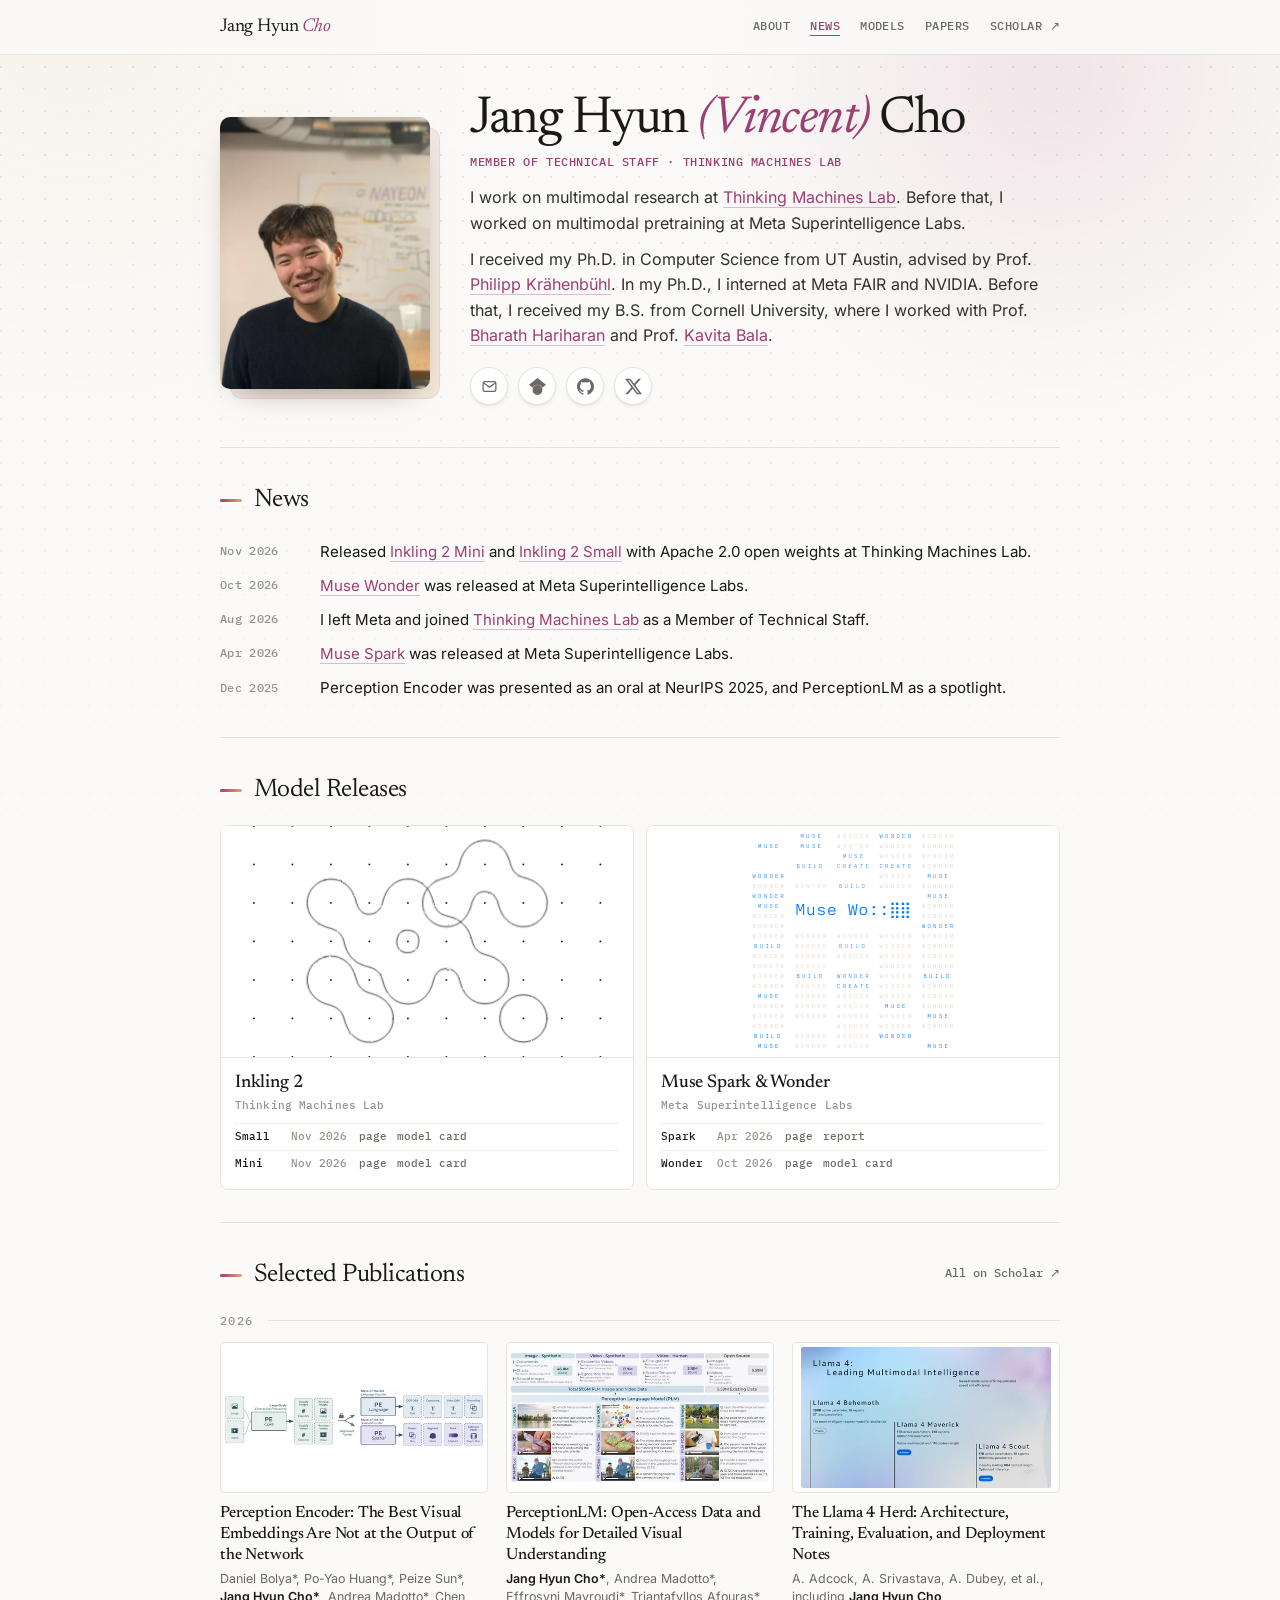
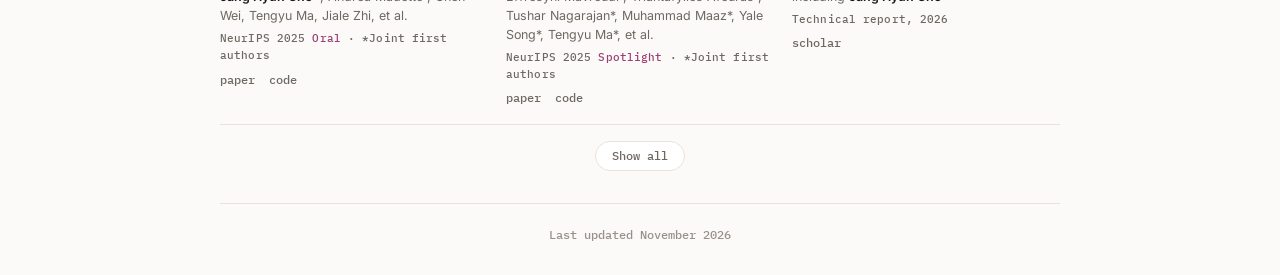
<file: index.html>
<!doctype html>
<html lang="en">
  <head>
    <meta charset="utf-8">
    <meta name="viewport" content="width=device-width, initial-scale=1">
    <meta name="description" content="Jang Hyun (Vincent) Cho is a Member of Technical Staff at Thinking Machines Lab working on multimodal research. Previously worked on multimodal pretraining at Meta Superintelligence Labs.">
    <meta name="google-site-verification" content="X9ejks-yQLjsk75A5erA9aSQ6X8Yiz5h-r5HHh0Oleo">
    <meta name="theme-color" content="#fbfaf8">
    <title>Jang Hyun (Vincent) Cho</title>
    <link rel="icon" href="data:image/svg+xml,%3Csvg xmlns='http://www.w3.org/2000/svg' viewBox='0 0 32 32'%3E%3Crect width='32' height='32' rx='7' fill='%239c3f72'/%3E%3Ctext x='16' y='22' font-family='Georgia,serif' font-size='16' fill='%23fff' text-anchor='middle'%3EJC%3C/text%3E%3C/svg%3E">
    <link rel="preload" href="assets/fonts/newsreader-normal.woff2" as="font" type="font/woff2" crossorigin>
    <link rel="preload" href="assets/fonts/inter-normal.woff2" as="font" type="font/woff2" crossorigin>
    <link rel="stylesheet" href="assets/fonts/fonts.css">
    <style>
      :root {
        --paper: #fbfaf8;
        --ink: #1a1917;
        --muted: #6e6862;
        --faint: #97918a;
        --line: #e7e3db;
        --accent: #9c3f72;
        --accent-tint: #f4e9f0;
        --serif: "Newsreader", Georgia, serif;
        --sans: "Inter", -apple-system, BlinkMacSystemFont, "Segoe UI", sans-serif;
        --mono: "IBM Plex Mono", ui-monospace, "SF Mono", Menlo, monospace;
        --ease: cubic-bezier(.2, .7, .3, 1);
      }

      * { box-sizing: border-box; }
      html { scroll-behavior: smooth; }
      body {
        margin: 0;
        color: var(--ink);
        background: var(--paper);
        font-family: var(--sans);
        font-size: 16px;
        line-height: 1.6;
        -webkit-font-smoothing: antialiased;
        text-rendering: optimizeLegibility;
      }
      ::selection { background: var(--accent-tint); color: var(--accent); }

      /* ---------- background ---------- */
      body::before, body::after {
        content: "";
        position: fixed;
        inset: 0;
        z-index: -1;
        pointer-events: none;
      }
      body::before {
        background-image: radial-gradient(circle at 1px 1px, rgba(26, 25, 23, .11) 1px, transparent 0);
        background-size: 22px 22px;
        -webkit-mask-image: linear-gradient(to bottom, #000, rgba(0, 0, 0, .25) 70%, rgba(0, 0, 0, .1));
        mask-image: linear-gradient(to bottom, #000, rgba(0, 0, 0, .25) 70%, rgba(0, 0, 0, .1));
      }
      body::after {
        background:
          radial-gradient(560px circle at var(--mx, 82%) var(--my, 8%), rgba(156, 63, 114, .11), transparent 62%),
          radial-gradient(700px circle at 6% 0%, rgba(214, 170, 120, .10), transparent 60%);
      }

      /* Sections fade up as they enter the viewport; only when JS is running. */
      .js .reveal {
        opacity: 0;
        transform: translateY(14px);
        transition: opacity .6s var(--ease), transform .6s var(--ease);
      }
      .js .reveal.in { opacity: 1; transform: none; }

      h1, h2, h3, p { margin-top: 0; }
      a { color: inherit; text-decoration: none; }
      a:focus-visible {
        outline: 2px solid var(--accent);
        outline-offset: 3px;
        border-radius: 2px;
      }
      .container { width: min(840px, calc(100% - 44px)); margin: 0 auto; }

      /* Links that draw their underline on hover. */
      .ul {
        background-image: linear-gradient(currentColor, currentColor);
        background-repeat: no-repeat;
        background-position: 0 100%;
        background-size: 0 1px;
        transition: background-size .28s var(--ease), color .18s var(--ease);
      }
      .ul:hover { background-size: 100% 1px; color: var(--accent); }

      /* Prose links stay underlined; the tint appears on hover. */
      .prose a, .news a {
        color: var(--accent);
        border-bottom: 1px solid #d9bccd;
        transition: background .18s var(--ease), border-color .18s var(--ease);
      }
      .prose a:hover, .news a:hover { background: var(--accent-tint); border-color: var(--accent); }

      header {
        position: sticky;
        top: 0;
        z-index: 10;
        background: color-mix(in srgb, var(--paper) 88%, transparent);
        backdrop-filter: saturate(1.4) blur(10px);
        border-bottom: 1px solid var(--line);
      }
      nav {
        display: flex;
        align-items: center;
        justify-content: space-between;
        gap: 18px;
        padding: 12px 0;
      }
      .brand { font-family: var(--serif); font-size: 1.16rem; letter-spacing: -.01em; }
      .brand em { font-style: italic; color: var(--accent); }
      .nav-links {
        display: flex;
        flex-wrap: wrap;
        gap: 20px;
        font-family: var(--mono);
        font-size: .74rem;
        letter-spacing: .04em;
        text-transform: uppercase;
        color: var(--muted);
      }

      .nav-links a.active { color: var(--accent); background-size: 100% 1px; }

      section { scroll-margin-top: 56px; }

      /* ---------- intro ---------- */
      .intro {
        display: grid;
        grid-template-columns: 210px minmax(0, 1fr);
        gap: 40px;
        align-items: center;
        padding: 46px 0 42px;
      }
      /* Offset tinted frame behind the photo; it shifts further on hover. */
      .portrait-frame { position: relative; }
      .portrait-frame::before {
        content: "";
        position: absolute;
        inset: 0;
        border-radius: 12px;
        background: linear-gradient(135deg, var(--accent-tint), #f3e6d6);
        border: 1px solid #ead7e2;
        transform: translate(10px, 10px);
        transition: transform .4s var(--ease);
      }
      .portrait-frame:hover::before { transform: translate(14px, 14px) rotate(1.5deg); }
      .portrait {
        position: relative;
        display: block;
        width: 100%;
        height: auto;
        border-radius: 10px;
        box-shadow: 0 14px 30px -18px rgba(26, 25, 23, .55);
        filter: saturate(.95);
        transition: transform .4s var(--ease), box-shadow .4s var(--ease);
      }
      .portrait-frame:hover .portrait {
        transform: translate(-3px, -3px) rotate(-1deg);
        box-shadow: 0 18px 34px -18px rgba(26, 25, 23, .6);
      }
      h1 {
        margin: -8px 0 6px;
        font-family: var(--serif);
        font-size: clamp(2.3rem, 4.8vw, 3.3rem);
        font-weight: 400;
        line-height: 1.02;
        letter-spacing: -.028em;
      }
      h1 em { font-style: italic; color: var(--accent); }
      .role {
        margin: 0 0 14px;
        font-family: var(--mono);
        font-size: .74rem;
        letter-spacing: .05em;
        text-transform: uppercase;
        color: var(--accent);
      }
      .prose p { margin: 0 0 10px; max-width: 64ch; color: #33312e; }
      .prose p:last-child { margin-bottom: 0; }
      .social {
        display: flex;
        flex-wrap: wrap;
        gap: 10px;
        margin-top: 18px;
      }
      .social a {
        display: grid;
        place-items: center;
        width: 38px;
        height: 38px;
        border: 1px solid var(--line);
        border-radius: 50%;
        background: #fff;
        color: var(--muted);
        box-shadow: 0 2px 6px -4px rgba(26, 25, 23, .4);
        transition: color .2s var(--ease), background .2s var(--ease), border-color .2s var(--ease), transform .2s var(--ease), box-shadow .2s var(--ease);
      }
      .social a:hover {
        color: #fff;
        background: var(--accent);
        border-color: var(--accent);
        transform: translateY(-2px);
        box-shadow: 0 8px 16px -8px rgba(156, 63, 114, .7);
      }
      .social svg { width: 17px; height: 17px; }

      /* ---------- sections ---------- */
      .band { padding: 32px 0; border-top: 1px solid var(--line); }
      .band-head {
        display: flex;
        align-items: baseline;
        justify-content: space-between;
        gap: 20px;
        margin-bottom: 14px;
      }
      h2 {
        display: flex;
        align-items: center;
        gap: 12px;
        margin: 0;
        font-family: var(--serif);
        font-size: 1.6rem;
        font-weight: 400;
        letter-spacing: -.02em;
      }
      h2::before {
        content: "";
        width: 22px;
        height: 3px;
        border-radius: 2px;
        background: linear-gradient(90deg, var(--accent), #d6aa78);
      }
      .band-head > a { font-family: var(--mono); font-size: .74rem; color: var(--muted); }

      /* ---------- news ---------- */
      .news { margin: 0; padding: 0; list-style: none; }
      .news li {
        display: grid;
        grid-template-columns: 82px minmax(0, 1fr);
        gap: 18px;
        padding: 5px 0;
        font-size: .94rem;
      }
      .news time {
        font-family: var(--mono);
        font-size: .72rem;
        color: var(--faint);
        letter-spacing: .03em;
        padding-top: .2em;
      }

      /* ---------- model releases ---------- */
      .models {
        display: grid;
        grid-template-columns: repeat(2, minmax(0, 1fr));
        gap: 12px;
      }
      .model {
        position: relative;
        display: flex;
        flex-direction: column;
        overflow: hidden;
        border: 1px solid var(--line);
        border-radius: 8px;
        background: #fff;
        transition: border-color .25s var(--ease), box-shadow .25s var(--ease), transform .25s var(--ease);
      }
      .model::after {
        content: "";
        position: absolute;
        inset: 0 0 auto;
        height: 3px;
        background: linear-gradient(90deg, var(--accent), #d6aa78);
        transform: scaleX(0);
        transform-origin: left;
        transition: transform .45s var(--ease);
      }
      .model:hover::after { transform: scaleX(1); }
      .model:hover {
        border-color: #d9bccd;
        box-shadow: 0 8px 22px -14px rgba(26, 25, 23, .5);
        transform: translateY(-2px);
      }
      /* The embeds lay out at 2× the panel size and are scaled down, so their
         typography and strokes keep the proportions of the original pages. */
      .model-media {
        position: relative;
        aspect-ratio: 16 / 9;
        overflow: hidden;
        border-bottom: 1px solid var(--line);
        background: #fff;
      }
      .model-media iframe {
        position: absolute;
        top: 0;
        left: 0;
        width: 200%;
        height: 200%;
        border: 0;
        transform: scale(.5);
        transform-origin: 0 0;
      }
      .model-body { padding: 10px 14px 12px; }
      .model h3 {
        margin: 0;
        font-family: var(--serif);
        font-size: 1.15rem;
        font-weight: 500;
        letter-spacing: -.01em;
      }
      .model:hover h3 a { color: var(--accent); }
      /* Stretch the title link across the card; version links and the iframe stay above it. */
      .model-hit::after {
        content: "";
        position: absolute;
        inset: 0;
        z-index: 1;
      }
      .model-media,
      .versions a {
        position: relative;
        z-index: 2;
      }
      .model .venue { font-size: .68rem; color: var(--faint); }
      .versions {
        margin: 8px 0 0;
        padding: 0;
        list-style: none;
        font-family: var(--mono);
        font-size: .7rem;
        color: var(--muted);
      }
      .versions li {
        display: flex;
        flex-wrap: wrap;
        align-items: baseline;
        gap: 2px 10px;
        padding: 4px 0;
        border-top: 1px dotted var(--line);
      }
      .version { min-width: 46px; color: var(--ink); font-weight: 500; }
      .date { min-width: 58px; color: var(--faint); }

      /* ---------- publications ---------- */
      .year {
        display: flex;
        align-items: center;
        gap: 14px;
        margin: 16px 0 0;
        font-family: var(--mono);
        font-size: .73rem;
        letter-spacing: .12em;
        color: var(--faint);
      }
      .year::after { content: ""; flex: 1; height: 1px; background: var(--line); }
      .publication {
        display: grid;
        grid-template-columns: 150px minmax(0, 1fr);
        gap: 20px;
        align-items: start;
        padding: 14px 0;
        border-bottom: 1px solid var(--line);
      }
      .publication:last-child { border-bottom: 0; }
      .thumbnail {
        display: block;
        width: 100%;
        height: auto;
        border: 1px solid var(--line);
        border-radius: 5px;
        background: #fff;
        transition: transform .3s var(--ease), border-color .3s var(--ease), box-shadow .3s var(--ease);
      }
      /* A uniform frame keeps rows aligned; contain shows wide figures whole. */
      .publication .thumbnail {
        aspect-ratio: 5 / 3;
        object-fit: contain;
        padding: 4px;
      }
      .publication:hover .thumbnail {
        transform: translateY(-2px);
        border-color: #d9bccd;
        box-shadow: 0 4px 14px -8px rgba(26, 25, 23, .4);
      }
      .featured {
        display: grid;
        grid-template-columns: repeat(3, minmax(0, 1fr));
        gap: 18px;
        padding: 12px 0 16px;
        border-bottom: 1px solid var(--line);
      }
      .pub-card .thumbnail {
        aspect-ratio: 16 / 9;
        object-fit: contain;
        padding: 4px;
        margin-bottom: 10px;
      }
      .pub-card:hover .thumbnail {
        transform: translateY(-2px);
        border-color: #d9bccd;
        box-shadow: 0 4px 14px -8px rgba(26, 25, 23, .4);
      }
      .pub-card h3 {
        margin: 0 0 4px;
        font-family: var(--serif);
        font-size: 1.02rem;
        font-weight: 500;
        line-height: 1.28;
        letter-spacing: -.01em;
      }
      .pub-card h3 a { transition: color .18s var(--ease); }
      .pub-card:hover h3 a { color: var(--accent); }
      .pub-card .authors { font-size: .78rem; }
      .pub-card .venue { font-size: .68rem; }
      .publication h3 {
        margin: -3px 0 3px;
        font-family: var(--serif);
        font-size: 1.14rem;
        font-weight: 500;
        line-height: 1.28;
        letter-spacing: -.012em;
      }
      .publication h3 a { transition: color .18s var(--ease); }
      .publication:hover h3 a { color: var(--accent); }
      .authors { margin: 0 0 4px; color: var(--muted); font-size: .855rem; line-height: 1.5; }
      .authors strong { color: var(--ink); font-weight: 600; }
      .venue {
        margin: 0;
        font-family: var(--mono);
        font-size: .73rem;
        color: var(--muted);
        letter-spacing: .01em;
      }
      .note { color: var(--accent); }
      .paper-links {
        display: flex;
        flex-wrap: wrap;
        gap: 14px;
        margin-top: 6px;
        font-family: var(--mono);
        font-size: .73rem;
        color: var(--muted);
      }

      .more summary {
        display: flex;
        justify-content: center;
        margin-top: 16px;
        list-style: none;
        cursor: pointer;
      }
      .more summary::-webkit-details-marker { display: none; }
      .more summary span {
        padding: 5px 16px;
        border: 1px solid var(--line);
        border-radius: 999px;
        background: #fff;
        font-family: var(--mono);
        font-size: .72rem;
        color: var(--muted);
        transition: color .18s var(--ease), border-color .18s var(--ease), background .18s var(--ease);
      }
      .more summary:hover span { color: var(--accent); border-color: #d9bccd; background: var(--accent-tint); }
      .more summary:focus-visible { outline: none; }
      .more summary:focus-visible span { outline: 2px solid var(--accent); outline-offset: 2px; }
      .more-open, .more[open] .more-closed { display: none; }
      .more[open] .more-open { display: inline; }
      .more[open] summary { margin: 4px 0 6px; }

      footer {
        padding: 22px 0 30px;
        border-top: 1px solid var(--line);
        font-family: var(--mono);
        font-size: .72rem;
        color: var(--faint);
        text-align: center;
      }

      /* ---------- phone ---------- */
      @media (max-width: 620px) {
        body { font-size: 15.5px; }
        .container { width: calc(100% - 32px); }
        nav { padding: 10px 0; gap: 4px 14px; flex-wrap: wrap; }
        .nav-links { gap: 14px; font-size: .69rem; }

        .intro {
          grid-template-columns: 120px minmax(0, 1fr);
          gap: 12px 16px;
          align-items: center;
          padding: 22px 0 26px;
        }
        h1 { margin: 0; font-size: 1.95rem; letter-spacing: -.022em; }
        .portrait-frame::before { transform: translate(6px, 6px); }
        /* Only the name sits beside the portrait; everything else runs the
           full width, or the prose is squeezed into a ~140px column. */
        .intro-copy { display: contents; }
        .intro .role, .intro .prose, .intro .social { grid-column: 1 / -1; }
        .role { margin: 0; }
        .social { margin-top: 0; gap: 10px; }

        .band { padding: 24px 0; }
        .band-head { margin-bottom: 10px; }
        h2 { font-size: 1.45rem; }

        .news li { grid-template-columns: 62px minmax(0, 1fr); gap: 10px; padding: 4px 0; font-size: .9rem; }

        .models { grid-template-columns: 1fr; gap: 10px; }
        .model-body { padding: 8px 12px 10px; }

        .featured { grid-template-columns: 1fr; gap: 0; padding: 0; }
        .pub-card {
          display: grid;
          grid-template-columns: 100px minmax(0, 1fr);
          gap: 12px;
          padding: 12px 0;
          border-bottom: 1px solid var(--line);
        }
        .pub-card:last-child { border-bottom: 0; }
        .pub-card .thumbnail { aspect-ratio: 5 / 3; margin-bottom: 0; }
        .publication { grid-template-columns: 100px minmax(0, 1fr); gap: 12px; padding: 12px 0; }
        .publication h3 { font-size: 1rem; }
        .authors { font-size: .8rem; }
        .paper-links { gap: 14px; margin-top: 5px; }
      }

      @media (prefers-reduced-motion: reduce) {
        html { scroll-behavior: auto; }
        *, *::before, *::after {
          transition-duration: .01ms !important;
          animation-duration: .01ms !important;
        }
        .portrait-frame:hover .portrait, .portrait-frame:hover::before, .publication:hover .thumbnail, .pub-card:hover .thumbnail, .model:hover { transform: none; }
        .js .reveal { opacity: 1; transform: none; }
      }
    </style>
  </head>
  <body>
    <header>
      <nav class="container" aria-label="Primary">
        <a class="brand" href="#top">Jang Hyun <em>Cho</em></a>
        <div class="nav-links">
          <a class="ul" href="#about">About</a>
          <a class="ul" href="#news">News</a>
          <a class="ul" href="#models">Models</a>
          <a class="ul" href="#publications">Papers</a>
          <a class="ul" href="https://scholar.google.com/citations?user=oB0g2IkAAAAJ" target="_blank" rel="noopener noreferrer">Scholar ↗</a>
        </div>
      </nav>
    </header>

    <main class="container" id="top">
      <section class="intro" id="about">
        <div class="portrait-frame"><img class="portrait" src="assets/thumbs/face.webp" alt="Jang Hyun Cho" width="480" height="621"></div>
        <div class="intro-copy">
          <h1>Jang Hyun <em>(Vincent)</em> Cho</h1>
          <p class="role">Member of Technical Staff · Thinking Machines Lab</p>
          <div class="prose">
            <p>I work on multimodal research at <a href="https://thinkingmachines.ai/" target="_blank" rel="noopener noreferrer">Thinking Machines Lab</a>. Before that, I worked on multimodal pretraining at Meta Superintelligence Labs.</p>
            <p>I received my Ph.D. in Computer Science from UT Austin, advised by Prof. <a href="https://www.philkr.net/" target="_blank" rel="noopener noreferrer">Philipp Krähenbühl</a>. In my Ph.D., I interned at Meta FAIR and NVIDIA. Before that, I received my B.S. from Cornell University, where I worked with Prof. <a href="http://home.bharathh.info/" target="_blank" rel="noopener noreferrer">Bharath Hariharan</a> and Prof. <a href="https://www.cs.cornell.edu/~kb/" target="_blank" rel="noopener noreferrer">Kavita Bala</a>.</p>
          </div>
          <div class="social">
            <a href="mailto:%6A%61%6E%67%68%79%75%6E%63%68%6F%37@%75%74%65%78%61%73.%65%64%75" aria-label="Email" title="Email"><svg viewBox="0 0 24 24" fill="none" stroke="currentColor" stroke-width="1.8" stroke-linecap="round" stroke-linejoin="round" aria-hidden="true"><rect x="3" y="5" width="18" height="14" rx="2.5"/><path d="m4 7 8 6 8-6"/></svg></a>
            <a href="https://scholar.google.com/citations?user=oB0g2IkAAAAJ" target="_blank" rel="noopener noreferrer" aria-label="Google Scholar" title="Google Scholar"><svg viewBox="0 0 24 24" fill="currentColor" aria-hidden="true"><path d="M5.242 13.769 0 9.5 12 0l12 9.5-5.242 4.269C17.548 11.249 14.978 9.5 12 9.5c-2.977 0-5.548 1.748-6.758 4.269zM12 10a7 7 0 1 0 0 14 7 7 0 0 0 0-14z"/></svg></a>
            <a href="https://github.com/janghyuncho" target="_blank" rel="noopener noreferrer" aria-label="GitHub" title="GitHub"><svg viewBox="0 0 24 24" fill="currentColor" aria-hidden="true"><path d="M12 .3a12 12 0 0 0-3.8 23.38c.6.12.83-.26.83-.57l-.02-2.04c-3.34.73-4.04-1.61-4.04-1.61-.55-1.39-1.33-1.76-1.33-1.76-1.09-.74.08-.73.08-.73 1.2.09 1.84 1.24 1.84 1.24 1.07 1.83 2.81 1.3 3.5 1 .1-.78.42-1.3.76-1.6-2.67-.31-5.47-1.34-5.47-5.93 0-1.31.47-2.38 1.24-3.22-.14-.3-.54-1.52.1-3.18 0 0 1-.32 3.3 1.23a11.5 11.5 0 0 1 6 0c2.28-1.55 3.29-1.23 3.29-1.23.64 1.66.24 2.88.12 3.18a4.65 4.65 0 0 1 1.23 3.22c0 4.61-2.8 5.62-5.48 5.92.42.36.81 1.1.81 2.22l-.01 3.29c0 .31.2.69.82.57A12 12 0 0 0 12 .3"/></svg></a>
            <a href="https://x.com/vincent_jh_cho" target="_blank" rel="noopener noreferrer" aria-label="X" title="X"><svg viewBox="0 0 24 24" fill="currentColor" aria-hidden="true"><path d="M18.9 1.15h3.68l-8.04 9.19L24 22.85h-7.4l-5.8-7.59-6.64 7.59H.47l8.6-9.83L0 1.15h7.6l5.24 6.93zm-1.29 19.5h2.04L6.49 3.24H4.3z"/></svg></a>
          </div>
        </div>
      </section>

      <section class="band" id="news">
        <div class="band-head"><h2>News</h2></div>
        <ul class="news">
          <li><time datetime="2026-11">Nov 2026</time><span>Released <a href="https://thinkingmachines.ai/news/inkling-2-mini/" target="_blank" rel="noopener noreferrer">Inkling 2 Mini</a> and <a href="https://thinkingmachines.ai/news/inkling-2-small/" target="_blank" rel="noopener noreferrer">Inkling 2 Small</a> with Apache 2.0 open weights at Thinking Machines Lab.</span></li>
          <li><time datetime="2026-10">Oct 2026</time><span><a href="https://research.meta.ai/blog/muse-wonder" target="_blank" rel="noopener noreferrer">Muse Wonder</a> was released at Meta Superintelligence Labs.</span></li>
          <li><time datetime="2026-08">Aug 2026</time><span>I left Meta and joined <a href="https://thinkingmachines.ai/" target="_blank" rel="noopener noreferrer">Thinking Machines Lab</a> as a Member of Technical Staff.</span></li>
          <li><time datetime="2026-04">Apr 2026</time><span><a href="https://ai.meta.com/blog/introducing-muse-spark-msl/" target="_blank" rel="noopener noreferrer">Muse Spark</a> was released at Meta Superintelligence Labs.</span></li>
          <li><time datetime="2025-12">Dec 2025</time><span>Perception Encoder was presented as an oral at NeurIPS 2025, and PerceptionLM as a spotlight.</span></li>
        </ul>
      </section>

      <section class="band" id="models">
        <div class="band-head"><h2>Model Releases</h2></div>
        <div class="models">
          <article class="model">
            <div class="model-media"><iframe src="assets/embeds/inkling-2/" title="Interactive Inkling 2 artwork from Thinking Machines Lab" loading="lazy" sandbox="allow-scripts allow-same-origin" style="touch-action: none"></iframe></div>
            <div class="model-body">
              <h3><a class="model-hit" href="https://thinkingmachines.ai/news/inkling-2-small/" target="_blank" rel="noopener noreferrer">Inkling 2</a></h3>
              <p class="venue">Thinking Machines Lab</p>
              <ul class="versions">
                <li><span class="version">Small</span><span class="date">Nov 2026</span><a class="ul" href="https://thinkingmachines.ai/news/inkling-2-small/" target="_blank" rel="noopener noreferrer">page</a> <a class="ul" href="https://thinkingmachines.ai/model-card/inkling-2-small/" target="_blank" rel="noopener noreferrer">model card</a></li>
                <li><span class="version">Mini</span><span class="date">Nov 2026</span><a class="ul" href="https://thinkingmachines.ai/news/inkling-2-mini/" target="_blank" rel="noopener noreferrer">page</a> <a class="ul" href="https://thinkingmachines.ai/model-card/inkling-2-mini/" target="_blank" rel="noopener noreferrer">model card</a></li>
              </ul>
            </div>
          </article>
          <article class="model">
            <div class="model-media"><iframe src="assets/embeds/muse-wonder/" title="Animated Muse Wonder typographic artwork from Meta Superintelligence Labs" loading="lazy" sandbox="allow-scripts" data-ecto1 style="touch-action: manipulation"></iframe></div>
            <div class="model-body">
              <h3><a class="model-hit" href="https://research.meta.ai/blog/muse-wonder" target="_blank" rel="noopener noreferrer">Muse Spark &amp; Wonder</a></h3>
              <p class="venue">Meta Superintelligence Labs</p>
              <ul class="versions">
                <li><span class="version">Spark</span><span class="date">Apr 2026</span><a class="ul" href="https://ai.meta.com/blog/introducing-muse-spark-msl/" target="_blank" rel="noopener noreferrer">page</a> <a class="ul" href="https://ai.meta.com/static-resource/muse-spark-safety-and-preparedness-report/" target="_blank" rel="noopener noreferrer">report</a></li>
                <li><span class="version">Wonder</span><span class="date">Oct 2026</span><a class="ul" href="https://research.meta.ai/blog/muse-wonder" target="_blank" rel="noopener noreferrer">page</a> <a class="ul" href="https://research.meta.ai/static/muse-wonder-model-card" target="_blank" rel="noopener noreferrer">model card</a></li>
              </ul>
            </div>
          </article>
        </div>
      </section>

      <section class="band" id="publications">
        <div class="band-head">
          <h2>Selected Publications</h2>
          <a class="ul" href="https://scholar.google.com/citations?user=oB0g2IkAAAAJ" target="_blank" rel="noopener noreferrer">All on Scholar ↗</a>
        </div>

        <p class="year">2026</p>
        <div class="featured">
          <article class="pub-card">
            <img class="thumbnail" src="assets/thumbs/perception_encoder.webp" alt="Perception Encoder teaser figure" width="480" height="105" loading="lazy">
            <div>
              <h3><a href="https://proceedings.neurips.cc/paper_files/paper/2025/file/57bc0a850255e2041341bf74c7e2b9fa-Paper-Conference.pdf" target="_blank" rel="noopener noreferrer">Perception Encoder: The Best Visual Embeddings Are Not at the Output of the Network</a></h3>
              <p class="authors">Daniel Bolya*, Po-Yao Huang*, Peize Sun*, <strong>Jang Hyun Cho*</strong>, Andrea Madotto*, Chen Wei, Tengyu Ma, Jiale Zhi, et al.</p>
              <p class="venue">NeurIPS 2025 <span class="note">Oral</span> · *Joint first authors</p>
              <div class="paper-links">
                <a class="ul" href="https://proceedings.neurips.cc/paper_files/paper/2025/file/57bc0a850255e2041341bf74c7e2b9fa-Paper-Conference.pdf" target="_blank" rel="noopener noreferrer">paper</a>
                <a class="ul" href="https://github.com/facebookresearch/perception_models" target="_blank" rel="noopener noreferrer">code</a>
              </div>
            </div>
          </article>
          <article class="pub-card">
            <img class="thumbnail" src="assets/thumbs/perceptionlm.webp" alt="PerceptionLM teaser figure" width="480" height="239" loading="lazy">
            <div>
              <h3><a href="https://proceedings.neurips.cc/paper_files/paper/2025/file/21f1c5bbf2519321c1bee9bfa9edcd46-Paper-Conference.pdf" target="_blank" rel="noopener noreferrer">PerceptionLM: Open-Access Data and Models for Detailed Visual Understanding</a></h3>
              <p class="authors"><strong>Jang Hyun Cho*</strong>, Andrea Madotto*, Effrosyni Mavroudi*, Triantafyllos Afouras*, Tushar Nagarajan*, Muhammad Maaz*, Yale Song*, Tengyu Ma*, et al.</p>
              <p class="venue">NeurIPS 2025 <span class="note">Spotlight</span> · *Joint first authors</p>
              <div class="paper-links">
                <a class="ul" href="https://proceedings.neurips.cc/paper_files/paper/2025/file/21f1c5bbf2519321c1bee9bfa9edcd46-Paper-Conference.pdf" target="_blank" rel="noopener noreferrer">paper</a>
                <a class="ul" href="https://github.com/facebookresearch/perception_models" target="_blank" rel="noopener noreferrer">code</a>
              </div>
            </div>
          </article>
          <article class="pub-card">
            <img class="thumbnail" src="assets/thumbs/llama4.webp" alt="Llama 4 model family overview" width="480" height="270" loading="lazy">
            <div>
              <h3><a href="https://scholar.google.com/scholar?q=The+Llama+4+Herd+Architecture+Training+Evaluation+and+Deployment+Notes" target="_blank" rel="noopener noreferrer">The Llama 4 Herd: Architecture, Training, Evaluation, and Deployment Notes</a></h3>
              <p class="authors">A. Adcock, A. Srivastava, A. Dubey, et al., including <strong>Jang Hyun Cho</strong></p>
              <p class="venue">Technical report, 2026</p>
              <div class="paper-links"><a class="ul" href="https://scholar.google.com/scholar?q=The+Llama+4+Herd+Architecture+Training+Evaluation+and+Deployment+Notes" target="_blank" rel="noopener noreferrer">scholar</a></div>
            </div>
          </article>
        </div>

        <details class="more">
          <summary><span class="more-closed">Show all</span><span class="more-open">Show fewer</span></summary>
          <p class="year">2025</p>
          <article class="publication">
            <img class="thumbnail" src="assets/thumbs/vila2.webp" alt="VILA squared teaser figure" width="480" height="96" loading="lazy">
            <div>
              <h3><a href="https://arxiv.org/abs/2407.17453" target="_blank" rel="noopener noreferrer">VILA²: VILA Augmented VILA</a></h3>
              <p class="authors">Yunhao Fang*, Ligeng Zhu*, Yao Lu, Yan Wang, Pavlo Molchanov, Jan Kautz, <strong>Jang Hyun Cho</strong>, Marco Pavone, Song Han, Hongxu Yin</p>
              <p class="venue">ICCV Workshops 2025 <span class="note">Oral</span></p>
              <div class="paper-links"><a class="ul" href="https://arxiv.org/abs/2407.17453" target="_blank" rel="noopener noreferrer">paper</a></div>
            </div>
          </article>

          <article class="publication">
            <img class="thumbnail" src="assets/thumbs/cubellm_teaser.webp" alt="Cube-LLM teaser animation" width="300" height="169" loading="lazy">
            <div>
              <h3><a href="https://openreview.net/pdf?id=yaQbTAD2JJ" target="_blank" rel="noopener noreferrer">Language-Image Models with 3D Understanding</a></h3>
              <p class="authors"><strong>Jang Hyun Cho</strong>, Boris Ivanovic, Yulong Cao, Edward Schmerling, Yue Wang, Xinshuo Weng, Boyi Li, Yurong You, Philipp Krähenbühl, Yan Wang, Marco Pavone</p>
              <p class="venue">ICLR 2025</p>
              <div class="paper-links">
                <a class="ul" href="https://openreview.net/pdf?id=yaQbTAD2JJ" target="_blank" rel="noopener noreferrer">paper</a>
                <a class="ul" href="https://janghyuncho.github.io/Cube-LLM" target="_blank" rel="noopener noreferrer">project</a>
              </div>
            </div>
          </article>

          <p class="year">2024</p>
          <article class="publication">
            <img class="thumbnail" src="assets/thumbs/decola.webp" alt="DECOLA teaser figure" width="480" height="310" loading="lazy">
            <div>
              <h3><a href="https://arxiv.org/abs/2311.17902" target="_blank" rel="noopener noreferrer">Language-Conditioned Detection Transformer</a></h3>
              <p class="authors"><strong>Jang Hyun Cho</strong>, Philipp Krähenbühl</p>
              <p class="venue">CVPR 2024</p>
              <div class="paper-links">
                <a class="ul" href="https://arxiv.org/abs/2311.17902" target="_blank" rel="noopener noreferrer">paper</a>
                <a class="ul" href="https://janghyuncho.github.io/DECOLA/" target="_blank" rel="noopener noreferrer">project</a>
                <a class="ul" href="https://github.com/janghyuncho/DECOLA" target="_blank" rel="noopener noreferrer">code</a>
                <a class="ul" href="assets/bibtex/decola_bib.txt">bibtex</a>
              </div>
            </div>
          </article>

          <p class="year">2023</p>
          <article class="publication">
            <img class="thumbnail" src="assets/thumbs/part_distillation.webp" alt="PartDistillation teaser figure" width="480" height="205" loading="lazy">
            <div>
              <h3><a href="https://openaccess.thecvf.com/content/CVPR2023/papers/Cho_PartDistillation_Learning_Parts_From_Instance_Segmentation_CVPR_2023_paper.pdf" target="_blank" rel="noopener noreferrer">PartDistillation: Learning Parts from Instance Segmentation</a></h3>
              <p class="authors"><strong>Jang Hyun Cho</strong>, Philipp Krähenbühl, Vignesh Ramanathan</p>
              <p class="venue">CVPR 2023</p>
              <div class="paper-links">
                <a class="ul" href="https://openaccess.thecvf.com/content/CVPR2023/papers/Cho_PartDistillation_Learning_Parts_From_Instance_Segmentation_CVPR_2023_paper.pdf" target="_blank" rel="noopener noreferrer">paper</a>
                <a class="ul" href="https://janghyuncho.github.io/PartDistillation_website/" target="_blank" rel="noopener noreferrer">project</a>
                <a class="ul" href="https://github.com/facebookresearch/PartDistillation" target="_blank" rel="noopener noreferrer">code</a>
                <a class="ul" href="assets/bibtex/pd_bib.txt">bibtex</a>
              </div>
            </div>
          </article>

          <p class="year">2022</p>
          <article class="publication">
            <img class="thumbnail" src="assets/thumbs/nms.webp" alt="NMS Strikes Back teaser figure" width="480" height="248" loading="lazy">
            <div>
              <h3><a href="https://arxiv.org/abs/2212.06137" target="_blank" rel="noopener noreferrer">NMS Strikes Back</a></h3>
              <p class="authors">Jeffrey Ouyang-Zhang, <strong>Jang Hyun Cho</strong>, Xingyi Zhou, Philipp Krähenbühl</p>
              <p class="venue">arXiv 2022</p>
              <div class="paper-links">
                <a class="ul" href="https://arxiv.org/abs/2212.06137" target="_blank" rel="noopener noreferrer">paper</a>
                <a class="ul" href="https://github.com/jozhang97/DETA" target="_blank" rel="noopener noreferrer">code</a>
                <a class="ul" href="assets/bibtex/nms_bib.txt">bibtex</a>
              </div>
            </div>
          </article>

          <article class="publication">
            <img class="thumbnail" src="assets/thumbs/ecm_loss.webp" alt="ECM-Loss teaser figure" width="480" height="339" loading="lazy">
            <div>
              <h3><a href="https://www.ecva.net/papers/eccv_2022/papers_ECCV/papers/136680684.pdf" target="_blank" rel="noopener noreferrer">Long-Tail Detection with Effective Class-Margins</a></h3>
              <p class="authors"><strong>Jang Hyun Cho</strong>, Philipp Krähenbühl</p>
              <p class="venue">ECCV 2022 <span class="note">Oral</span></p>
              <div class="paper-links">
                <a class="ul" href="https://www.ecva.net/papers/eccv_2022/papers_ECCV/papers/136680684.pdf" target="_blank" rel="noopener noreferrer">paper</a>
                <a class="ul" href="https://github.com/janghyuncho/ECM-Loss" target="_blank" rel="noopener noreferrer">code</a>
                <a class="ul" href="assets/bibtex/ecm_bib.txt">bibtex</a>
              </div>
            </div>
          </article>

          <p class="year">2021</p>
          <article class="publication">
            <img class="thumbnail" src="assets/thumbs/picie.webp" alt="PiCIE teaser figure" width="480" height="307" loading="lazy">
            <div>
              <h3><a href="https://openaccess.thecvf.com/content/CVPR2021/papers/Cho_PiCIE_Unsupervised_Semantic_Segmentation_Using_Invariance_and_Equivariance_in_Clustering_CVPR_2021_paper.pdf" target="_blank" rel="noopener noreferrer">PiCIE: Unsupervised Semantic Segmentation Using Invariance and Equivariance in Clustering</a></h3>
              <p class="authors"><strong>Jang Hyun Cho</strong>, Utkarsh Mall, Kavita Bala, Bharath Hariharan</p>
              <p class="venue">CVPR 2021</p>
              <div class="paper-links">
                <a class="ul" href="https://openaccess.thecvf.com/content/CVPR2021/papers/Cho_PiCIE_Unsupervised_Semantic_Segmentation_Using_Invariance_and_Equivariance_in_Clustering_CVPR_2021_paper.pdf" target="_blank" rel="noopener noreferrer">paper</a>
                <a class="ul" href="https://github.com/janghyuncho/PiCIE" target="_blank" rel="noopener noreferrer">code</a>
                <a class="ul" href="assets/bibtex/picie_bib.txt">bibtex</a>
              </div>
            </div>
          </article>

          <p class="year">2019</p>
          <article class="publication">
            <img class="thumbnail" src="assets/thumbs/distillation.webp" alt="Knowledge distillation teaser figure" width="480" height="275" loading="lazy">
            <div>
              <h3><a href="https://openaccess.thecvf.com/content_ICCV_2019/papers/Cho_On_the_Efficacy_of_Knowledge_Distillation_ICCV_2019_paper.pdf" target="_blank" rel="noopener noreferrer">On the Efficacy of Knowledge Distillation</a></h3>
              <p class="authors"><strong>Jang Hyun Cho</strong>, Bharath Hariharan</p>
              <p class="venue">ICCV 2019</p>
              <div class="paper-links">
                <a class="ul" href="https://openaccess.thecvf.com/content_ICCV_2019/papers/Cho_On_the_Efficacy_of_Knowledge_Distillation_ICCV_2019_paper.pdf" target="_blank" rel="noopener noreferrer">paper</a>
                <a class="ul" href="assets/bibtex/kd_bib.txt">bibtex</a>
              </div>
            </div>
          </article>
        </details>
      </section>
    </main>

    <footer class="container">Last updated November 2026</footer>
    <script>
      (() => {
        const root = document.documentElement;
        root.classList.add("js");
        const still = matchMedia("(prefers-reduced-motion: reduce)").matches;

        if (!still && matchMedia("(pointer: fine)").matches) {
          let frame = 0;
          addEventListener("pointermove", (e) => {
            cancelAnimationFrame(frame);
            frame = requestAnimationFrame(() => {
              root.style.setProperty("--mx", e.clientX + "px");
              root.style.setProperty("--my", e.clientY + "px");
            });
          }, { passive: true });
        }

        const targets = document.querySelectorAll(".band-head, .news li, .model, .pub-card");
        const reveal = new IntersectionObserver((entries) => {
          for (const entry of entries) {
            if (entry.isIntersecting) {
              entry.target.classList.add("in");
              reveal.unobserve(entry.target);
            }
          }
        }, { rootMargin: "0px 0px -6% 0px" });
        targets.forEach((el, i) => {
          el.classList.add("reveal");
          el.style.transitionDelay = (i % 4) * 60 + "ms";
          reveal.observe(el);
        });

        // The Muse Wonder artwork stays paused when framed until its host reports it visible.
        const artworks = document.querySelectorAll("iframe[data-ecto1]");
        const setActive = (frame, active) =>
          frame.contentWindow?.postMessage({ type: "ecto1:html-artifact-activity", active }, "*");
        const activity = new IntersectionObserver((entries) => {
          for (const entry of entries) {
            entry.target.dataset.visible = entry.isIntersecting ? "1" : "";
            setActive(entry.target, entry.isIntersecting && !document.hidden);
          }
        });
        artworks.forEach((frame) => {
          frame.addEventListener("load", () => setActive(frame, frame.dataset.visible === "1"));
          activity.observe(frame);
        });
        document.addEventListener("visibilitychange", () =>
          artworks.forEach((frame) => setActive(frame, frame.dataset.visible === "1" && !document.hidden)));

        const links = new Map([...document.querySelectorAll('.nav-links a[href^="#"]')]
          .map((a) => [a.getAttribute("href").slice(1), a]));
        const spy = new IntersectionObserver((entries) => {
          for (const entry of entries) {
            if (!entry.isIntersecting) continue;
            links.forEach((a) => a.classList.remove("active"));
            links.get(entry.target.id)?.classList.add("active");
          }
        }, { rootMargin: "-45% 0px -50% 0px" });
        links.forEach((_, id) => { const s = document.getElementById(id); if (s) spy.observe(s); });
      })();
    </script>
  </body>
</html>
</file>
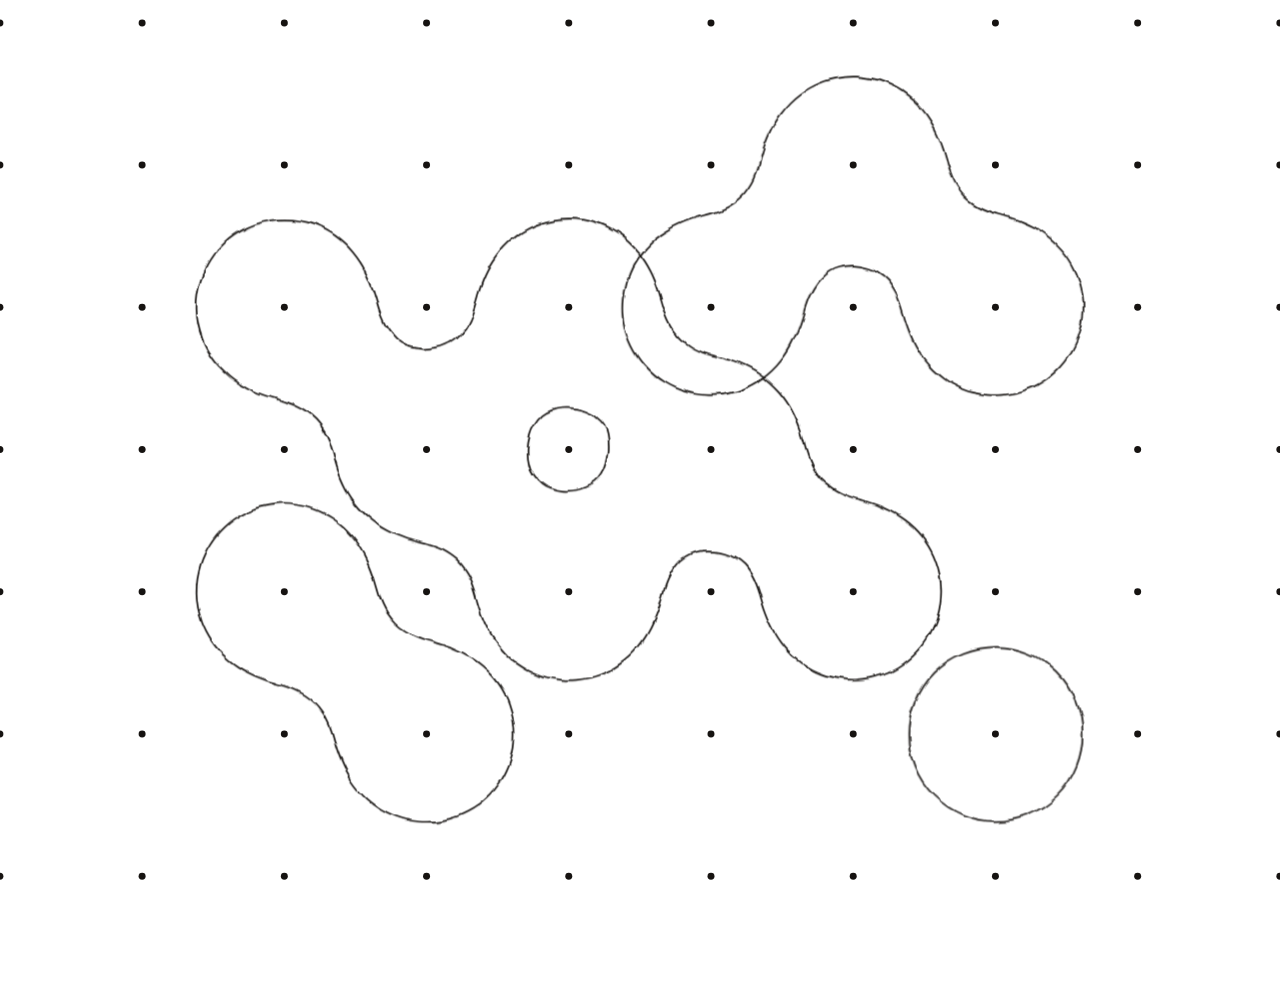
<file: assets/embeds/inkling-2/index.html>
<!doctype html>
<html lang="en">
<head>
<meta charset="utf-8">
<meta name="viewport" content="width=device-width, initial-scale=1">
<title>Inkling 2 artwork</title>
<!-- Interactive cover artwork from Thinking Machines Lab's Inkling 2 Small release post
     (https://thinkingmachines.ai/news/inkling-2-small/), served locally because the
     original cannot be framed from another site. -->
<style>
html,body{margin:0;height:100%;background:#fff;color:#111;touch-action:none;overscroll-behavior:none}
body{display:grid;place-items:center;overflow:hidden}
.stage{width:min(100%, 150vh)}
inkling-post-artwork{touch-action:none;cursor:crosshair}.inkling-artwork{aspect-ratio:3/2;object-fit:contain;width:100%;height:auto;margin:0 auto;display:block}inkling-post-artwork{position:relative}inkling-post-artwork [data-shape]{stroke-width:var(--inkling-cover-stroke,1.7px)}inkling-post-artwork>svg{left:calc(0% - var(--art-bleed-x));top:calc(0% - var(--art-bleed-y));width:calc(100% + var(--art-bleed-x) + var(--art-bleed-x));height:calc(100% + var(--art-bleed-y) + var(--art-bleed-y));max-width:none;margin:0;display:block;position:absolute}@media (prefers-reduced-motion:no-preference){inkling-post-artwork[data-entering] [data-dot-grid]>circle{transform-box:fill-box;transform-origin:50%;animation:.4s cubic-bezier(.2,.7,.2,1) both inkling-grid-dot-enter}}inkling-post-artwork[data-entry-paused] [data-dot-grid]>circle{animation-play-state:paused}@keyframes inkling-grid-dot-enter{0%{transform:scale(0)}to{transform:scale(1)}}inkling-post-artwork:focus-visible{outline:1px solid #888;outline-offset:4px}.inkling-artwork[data-entry-pending]>svg{visibility:hidden}.inkling-artwork-status{clip-path:inset(50%);white-space:nowrap;width:1px;height:1px;position:absolute;overflow:hidden}
</style>
</head>
<body>
<div class="stage">
<inkling-post-artwork class="inkling-artwork inkling-artwork--cover" style="--art-bleed-x:8.194444444444445%;--art-bleed-y:12.291666666666666%" data-editable="true" data-entrance="true" role="group" aria-label="Interactive Inkling artwork. Click to add or remove circles. Use arrow keys to move, Enter or Space to toggle, Escape to reset."><svg xmlns="http://www.w3.org/2000/svg" width="1200" height="800" viewBox="-39.1525423728814 -56.1016949152543 1278.3050847457628 912.2033898305085">
<metadata data-inkling-config="">{"selector":"[data-shape]","layers":[{"nodes":[22,33,24,44,35,46],"edges":[[22,33],[33,44],[24,33],[24,35],[35,44],[35,46]],"grid":{"columns":10,"rows":7,"x":-50,"y":-50,"pitch":100}},{"nodes":[25,16,27],"edges":[[16,25],[16,27]],"grid":{"columns":10,"rows":7,"x":-50,"y":-50,"pitch":100}},{"nodes":[42,53],"edges":[[42,53]],"grid":{"columns":10,"rows":7,"x":-50,"y":-50,"pitch":100}},{"nodes":[57],"edges":[],"grid":{"columns":10,"rows":7,"x":-50,"y":-50,"pitch":100}}]}</metadata><defs><filter id="inkling-2-scratch-d7a5bdfc-33f8-4adc-82c1-0f5c326962ee" x="-15%" y="-15%" width="130%" height="130%" color-interpolation-filters="sRGB"><feTurbulence type="fractalNoise" baseFrequency="0.05" numOctaves="2" seed="11" result="grain"/><feDisplacementMap in="SourceGraphic" in2="grain" scale="5.5" xChannelSelector="R" yChannelSelector="G"/></filter></defs>

<g data-dot-grid="" fill="#161311"><circle cx="50.8474576271" cy="33.8983050847" r="3"/><circle cx="172.8813559322" cy="33.8983050847" r="3"/><circle cx="294.9152542373" cy="33.8983050847" r="3"/><circle cx="416.9491525424" cy="33.8983050847" r="3"/><circle cx="538.9830508475" cy="33.8983050847" r="3"/><circle cx="661.0169491525" cy="33.8983050847" r="3"/><circle cx="783.0508474576" cy="33.8983050847" r="3"/><circle cx="905.0847457627" cy="33.8983050847" r="3"/><circle cx="1027.1186440678" cy="33.8983050847" r="3"/><circle cx="1149.1525423729" cy="33.8983050847" r="3"/><circle cx="50.8474576271" cy="155.9322033898" r="3"/><circle cx="172.88135593220338" cy="155.9322033898305" r="3"/><circle cx="294.91525423728814" cy="155.9322033898305" r="3"/><circle cx="416.9491525423729" cy="155.9322033898305" r="3"/><circle cx="538.9830508474577" cy="155.9322033898305" r="3"/><circle cx="661.0169491525423" cy="155.9322033898305" r="3"/><circle cx="783.0508474576271" cy="155.9322033898305" r="3"/><circle cx="905.0847457627118" cy="155.9322033898305" r="3"/><circle cx="1027.1186440677966" cy="155.9322033898305" r="3"/><circle cx="1149.1525423729" cy="155.9322033898" r="3"/><circle cx="50.8474576271" cy="277.9661016949" r="3"/><circle cx="172.88135593220338" cy="277.96610169491527" r="3"/><circle cx="294.91525423728814" cy="277.96610169491527" r="3"/><circle cx="416.9491525423729" cy="277.96610169491527" r="3"/><circle cx="538.9830508474577" cy="277.96610169491527" r="3"/><circle cx="661.0169491525423" cy="277.96610169491527" r="3"/><circle cx="783.0508474576271" cy="277.96610169491527" r="3"/><circle cx="905.0847457627118" cy="277.96610169491527" r="3"/><circle cx="1027.1186440677966" cy="277.96610169491527" r="3"/><circle cx="1149.1525423729" cy="277.9661016949" r="3"/><circle cx="50.8474576271" cy="400.0000000000" r="3"/><circle cx="172.88135593220338" cy="400" r="3"/><circle cx="294.91525423728814" cy="400" r="3"/><circle cx="416.9491525423729" cy="400" r="3"/><circle cx="538.9830508474577" cy="400" r="3"/><circle cx="661.0169491525423" cy="400" r="3"/><circle cx="783.0508474576271" cy="400" r="3"/><circle cx="905.0847457627118" cy="400" r="3"/><circle cx="1027.1186440677966" cy="400" r="3"/><circle cx="1149.1525423729" cy="400.0000000000" r="3"/><circle cx="50.8474576271" cy="522.0338983051" r="3"/><circle cx="172.88135593220338" cy="522.0338983050848" r="3"/><circle cx="294.91525423728814" cy="522.0338983050848" r="3"/><circle cx="416.9491525423729" cy="522.0338983050848" r="3"/><circle cx="538.9830508474577" cy="522.0338983050848" r="3"/><circle cx="661.0169491525423" cy="522.0338983050848" r="3"/><circle cx="783.0508474576271" cy="522.0338983050848" r="3"/><circle cx="905.0847457627118" cy="522.0338983050848" r="3"/><circle cx="1027.1186440677966" cy="522.0338983050848" r="3"/><circle cx="1149.1525423729" cy="522.0338983051" r="3"/><circle cx="50.8474576271" cy="644.0677966102" r="3"/><circle cx="172.88135593220338" cy="644.0677966101696" r="3"/><circle cx="294.91525423728814" cy="644.0677966101696" r="3"/><circle cx="416.9491525423729" cy="644.0677966101696" r="3"/><circle cx="538.9830508474577" cy="644.0677966101696" r="3"/><circle cx="661.0169491525423" cy="644.0677966101696" r="3"/><circle cx="783.0508474576271" cy="644.0677966101696" r="3"/><circle cx="905.0847457627118" cy="644.0677966101696" r="3"/><circle cx="1027.1186440677966" cy="644.0677966101696" r="3"/><circle cx="1149.1525423729" cy="644.0677966102" r="3"/><circle cx="50.8474576271" cy="766.1016949153" r="3"/><circle cx="172.8813559322" cy="766.1016949153" r="3"/><circle cx="294.9152542373" cy="766.1016949153" r="3"/><circle cx="416.9491525424" cy="766.1016949153" r="3"/><circle cx="538.9830508475" cy="766.1016949153" r="3"/><circle cx="661.0169491525" cy="766.1016949153" r="3"/><circle cx="783.0508474576" cy="766.1016949153" r="3"/><circle cx="905.0847457627" cy="766.1016949153" r="3"/><circle cx="1027.1186440678" cy="766.1016949153" r="3"/><circle cx="1149.1525423729" cy="766.1016949153" r="3"/></g>
<g filter="url(#inkling-2-scratch-d7a5bdfc-33f8-4adc-82c1-0f5c326962ee)" fill="none" stroke="#161311" stroke-width="1.7" stroke-linejoin="round" stroke-linecap="round"><g data-shape="0" transform="translate(111.864406779661 94.91525423728814) scale(1.2203389830508475)"><path vector-effect="non-scaling-stroke" fill-rule="evenodd" d="M134.86 90.09C132.04 90.73 130.35 91.36 128.09 92.23C125.83 93.09 123.57 94.08 121.31 95.28C119.05 96.48 116.7 97.89 114.54 99.41C112.37 100.93 110.44 102.42 108.34 104.37C106.25 106.33 103.75 109 101.96 111.15C100.17 113.3 98.89 115.22 97.6 117.28C96.3 119.34 95.3 121.12 94.21 123.48C93.12 125.85 91.96 128.45 91.05 131.48C90.15 134.5 89.25 138.25 88.78 141.64C88.31 145.03 88.14 148.42 88.24 151.8C88.34 155.19 88.7 158.58 89.38 161.97C90.06 165.36 91.31 169.31 92.31 172.13C93.31 174.95 94.19 176.65 95.39 178.91C96.6 181.17 98.07 183.56 99.56 185.68C101.06 187.81 102.44 189.58 104.37 191.65C106.3 193.72 109 196.26 111.15 198.09C113.3 199.92 115 201.14 117.26 202.62C119.52 204.11 122.33 205.74 124.7 206.98C127.07 208.23 129.22 209.17 131.48 210.11C133.73 211.05 135.99 211.87 138.25 212.63C140.51 213.4 142.77 214.04 145.03 214.72C147.29 215.41 149.54 215.96 151.8 216.74C154.06 217.52 156.39 218.37 158.58 219.4C160.77 220.44 162.7 221.37 164.96 222.95C167.22 224.54 169.96 226.65 172.13 228.91C174.3 231.17 176.43 234.11 177.97 236.5C179.5 238.9 180.41 241.02 181.34 243.28C182.27 245.54 182.88 247.8 183.55 250.05C184.21 252.31 184.69 254.57 185.32 256.83C185.96 259.09 186.58 261.35 187.34 263.61C188.1 265.87 188.91 268.12 189.86 270.38C190.82 272.64 191.85 274.9 193.06 277.16C194.26 279.42 195.57 281.68 197.11 283.93C198.65 286.19 200.3 288.45 202.29 290.71C204.27 292.97 206.72 295.44 209.03 297.49C211.35 299.53 213.85 301.38 216.17 302.97C218.49 304.56 220.69 305.82 222.95 307.03C225.21 308.24 227.47 309.28 229.73 310.24C231.99 311.2 234.24 312.03 236.5 312.8C238.76 313.57 241.02 314.21 243.28 314.87C245.54 315.52 247.8 316.04 250.05 316.72C252.31 317.41 254.57 318.07 256.83 319C259.09 319.92 261.35 320.89 263.61 322.26C265.87 323.63 268.17 325.12 270.38 327.21C272.59 329.29 275.16 332.4 276.86 334.75C278.55 337.11 279.49 339.06 280.55 341.32C281.6 343.58 282.41 346.01 283.17 348.31C283.92 350.6 284.43 352.82 285.08 355.08C285.73 357.34 286.33 359.6 287.07 361.86C287.82 364.12 288.6 366.38 289.52 368.63C290.44 370.89 291.44 373.15 292.59 375.41C293.75 377.67 295.08 380.03 296.46 382.19C297.84 384.34 299.01 386.09 300.87 388.33C302.74 390.58 305.39 393.52 307.65 395.65C309.91 397.78 312.17 399.51 314.43 401.1C316.68 402.69 318.94 404.02 321.2 405.21C323.46 406.4 325.72 407.38 327.98 408.25C330.24 409.11 331.93 409.74 334.75 410.38C337.58 411.01 341.53 411.78 344.92 412.06C348.31 412.35 351.69 412.35 355.08 412.06C358.47 411.78 362.42 411.01 365.25 410.38C368.07 409.74 369.76 409.11 372.02 408.25C374.28 407.38 376.54 406.4 378.8 405.21C381.06 404.02 383.33 402.68 385.57 401.1C387.82 399.52 390.08 397.76 392.26 395.74C394.43 393.71 396.74 391.22 398.62 388.96C400.51 386.7 402.08 384.44 403.55 382.19C405.02 379.93 406.28 377.67 407.44 375.41C408.61 373.15 409.61 370.89 410.55 368.63C411.48 366.38 412.29 364.12 413.05 361.86C413.81 359.6 414.43 357.34 415.11 355.08C415.79 352.82 416.36 350.56 417.11 348.31C417.87 346.05 418.63 343.79 419.65 341.53C420.68 339.27 421.73 337.01 423.26 334.75C424.79 332.5 426.64 329.91 428.83 327.98C431.02 326.05 434 324.29 436.39 323.18C438.78 322.07 440.4 321.65 443.17 321.32C445.94 320.99 450.17 320.97 452.99 321.2C455.81 321.43 457.79 321.97 460.11 322.7C462.43 323.43 464.63 324.24 466.89 325.59C469.14 326.95 471.67 328.77 473.66 330.86C475.65 332.95 477.46 335.8 478.84 338.14C480.23 340.49 481.06 342.66 481.97 344.92C482.88 347.18 483.58 349.44 484.3 351.69C485.02 353.95 485.59 356.21 486.31 358.47C487.03 360.73 487.75 362.99 488.6 365.25C489.45 367.5 490.36 369.76 491.42 372.02C492.47 374.28 493.6 376.54 494.93 378.8C496.25 381.06 497.82 383.47 499.35 385.57C500.89 387.68 502.22 389.38 504.15 391.43C506.08 393.47 508.71 396.01 510.93 397.86C513.14 399.71 515.32 401.17 517.45 402.51C519.58 403.85 521.4 404.84 523.71 405.9C526.01 406.96 528.3 408 531.26 408.88C534.21 409.76 538.03 410.71 541.42 411.19C544.81 411.67 548.2 411.86 551.58 411.77C554.97 411.68 558.36 411.33 561.75 410.66C565.14 410 569.09 408.76 571.91 407.77C574.74 406.78 576.43 405.92 578.69 404.72C580.95 403.52 583.32 402.09 585.46 400.59C587.61 399.09 589.45 397.68 591.53 395.74C593.61 393.8 596.14 391.13 597.95 388.96C599.76 386.79 601.1 384.8 602.4 382.72C603.71 380.65 604.71 378.87 605.79 376.52C606.88 374.17 608.01 371.64 608.91 368.63C609.82 365.63 610.73 361.86 611.21 358.47C611.68 355.08 611.86 351.69 611.77 348.31C611.67 344.92 611.31 341.53 610.64 338.14C609.97 334.75 608.73 330.8 607.73 327.98C606.73 325.15 605.87 323.46 604.66 321.2C603.46 318.94 602.02 316.57 600.51 314.43C599.01 312.28 597.57 310.43 595.63 308.35C593.68 306.26 590.97 303.72 588.85 301.91C586.73 300.1 585.16 298.97 582.9 297.49C580.64 296 577.7 294.28 575.3 293.02C572.9 291.75 570.78 290.83 568.52 289.89C566.27 288.95 564.01 288.13 561.75 287.37C559.49 286.6 557.23 285.96 554.97 285.28C552.71 284.59 550.46 284.04 548.2 283.26C545.94 282.48 543.59 281.62 541.42 280.6C539.26 279.59 537.47 278.74 535.21 277.16C532.95 275.57 530 273.35 527.87 271.09C525.74 268.83 523.85 265.98 522.41 263.61C520.98 261.23 520.18 259.09 519.27 256.83C518.36 254.57 517.67 252.31 516.96 250.05C516.25 247.8 515.71 245.54 515.03 243.28C514.35 241.02 513.69 238.76 512.9 236.5C512.11 234.24 511.27 231.99 510.3 229.73C509.32 227.47 508.28 225.21 507.06 222.95C505.84 220.69 504.52 218.43 502.98 216.17C501.44 213.92 499.79 211.66 497.81 209.4C495.83 207.14 493.42 204.68 491.09 202.62C488.76 200.56 486.17 198.64 483.83 197.04C481.49 195.43 479.31 194.2 477.05 193C474.79 191.79 472.53 190.77 470.27 189.82C468.01 188.87 465.76 188.06 463.5 187.3C461.24 186.55 458.98 185.93 456.72 185.3C454.46 184.66 452.2 184.18 449.95 183.52C447.69 182.85 445.43 182.24 443.17 181.3C440.91 180.36 438.65 179.32 436.39 177.9C434.13 176.48 431.79 174.89 429.62 172.8C427.44 170.71 424.98 167.73 423.33 165.36C421.68 162.99 420.73 160.84 419.7 158.58C418.67 156.32 417.91 154.06 417.15 151.8C416.39 149.54 415.82 147.29 415.14 145.03C414.47 142.77 413.84 140.51 413.09 138.25C412.33 135.99 411.52 133.73 410.59 131.48C409.66 129.22 408.66 126.96 407.5 124.7C406.34 122.44 405.02 120.1 403.62 117.92C402.23 115.75 401 113.92 399.13 111.66C397.25 109.4 394.64 106.5 392.38 104.37C390.12 102.24 387.84 100.49 385.57 98.9C383.31 97.3 381.06 95.98 378.8 94.79C376.54 93.6 374.28 92.62 372.02 91.75C369.76 90.89 368.07 90.26 365.25 89.62C362.42 88.99 358.47 88.22 355.08 87.94C351.69 87.65 348.31 87.65 344.92 87.94C341.53 88.22 337.58 88.99 334.75 89.62C331.93 90.26 330.24 90.89 327.98 91.75C325.72 92.62 323.46 93.6 321.2 94.79C318.94 95.98 316.68 97.31 314.43 98.9C312.17 100.49 309.84 102.3 307.65 104.35C305.46 106.39 303.17 108.88 301.29 111.15C299.41 113.41 297.85 115.66 296.39 117.92C294.93 120.18 293.69 122.44 292.54 124.7C291.38 126.96 290.4 129.22 289.48 131.48C288.56 133.73 287.78 135.99 287.04 138.25C286.3 140.51 285.7 142.77 285.04 145.03C284.37 147.29 283.79 149.56 283.05 151.8C282.3 154.05 281.53 156.34 280.55 158.49C279.57 160.64 278.85 162.44 277.16 164.71C275.46 166.98 272.64 170.21 270.38 172.11C268.12 174 265.87 175.05 263.61 176.08C261.35 177.11 259.65 177.76 256.83 178.29C254.01 178.82 250.05 179.46 246.67 179.24C243.28 179.03 239.33 178.06 236.5 176.99C233.68 175.93 231.94 174.79 229.73 172.85C227.51 170.91 224.91 167.68 223.21 165.36C221.52 163.03 220.64 161.18 219.56 158.93C218.48 156.67 217.55 154.12 216.74 151.8C215.93 149.49 215.41 147.29 214.72 145.03C214.04 142.77 213.4 140.51 212.63 138.25C211.87 135.99 211.05 133.73 210.11 131.48C209.17 129.22 208.16 126.96 206.98 124.7C205.81 122.44 204.55 120.18 203.06 117.92C201.58 115.66 199.86 113.28 198.09 111.15C196.32 109.01 194.53 107.05 192.46 105.12C190.39 103.19 187.94 101.18 185.68 99.56C183.42 97.94 181.17 96.6 178.91 95.39C176.65 94.19 174.39 93.19 172.13 92.31C169.87 91.44 168.18 90.8 165.36 90.15C162.53 89.5 158.58 88.72 155.19 88.43C151.8 88.14 148.42 88.13 145.03 88.41C141.64 88.69 137.69 89.46 134.86 90.09Z M338.14 222.37C335.88 223.23 333.46 224.24 331.37 226.03C329.27 227.82 327.03 230.8 325.58 233.11C324.12 235.43 323.43 237.07 322.66 239.89C321.89 242.71 321.06 246.67 320.96 250.05C320.87 253.44 321.43 257.4 322.08 260.22C322.72 263.04 323.35 264.74 324.83 266.99C326.3 269.25 328.87 272.08 330.92 273.77C332.97 275.46 334.81 276.29 337.14 277.16C339.47 278.03 341.93 278.76 344.92 278.99C347.91 279.22 352.26 278.94 355.08 278.55C357.91 278.16 359.6 277.62 361.86 276.65C364.12 275.69 366.69 274.37 368.63 272.76C370.58 271.15 372.25 269.09 373.54 266.99C374.84 264.9 375.64 263.04 376.39 260.22C377.14 257.4 377.89 253.44 378.05 250.05C378.21 246.67 377.88 242.71 377.36 239.89C376.84 237.07 376.39 235.32 374.94 233.11C373.49 230.91 370.81 228.31 368.63 226.64C366.45 224.98 364.12 224.02 361.86 223.13C359.6 222.23 357.91 221.64 355.08 221.27C352.26 220.89 347.74 220.68 344.92 220.87C342.09 221.05 340.4 221.51 338.14 222.37Z"/></g><g data-shape="1" transform="translate(111.864406779661 94.91525423728814) scale(1.2203389830508475)"><path vector-effect="non-scaling-stroke" fill-rule="evenodd" d="M533.06 -9.92C530.24 -9.2 528.55 -8.52 526.29 -7.58C524.03 -6.64 521.77 -5.58 519.52 -4.29C517.26 -3.01 515 -1.6 512.74 0.11C510.48 1.82 508.23 3.69 505.97 5.98C503.71 8.27 501.13 11.3 499.19 13.85C497.26 16.4 495.74 18.92 494.36 21.29C492.99 23.66 491.96 25.81 490.93 28.06C489.9 30.32 489.02 32.58 488.2 34.84C487.38 37.1 486.68 39.35 486.01 41.61C485.33 43.87 484.8 46.13 484.13 48.39C483.47 50.65 482.87 52.9 481.99 55.16C481.12 57.42 480.18 59.68 478.89 61.94C477.6 64.19 475.95 66.66 474.26 68.71C472.56 70.76 470.76 72.56 468.71 74.26C466.66 75.95 464.24 77.57 461.98 78.87C459.72 80.17 457.43 81.15 455.16 82.05C452.9 82.96 450.65 83.61 448.39 84.31C446.13 85.02 443.87 85.58 441.61 86.29C439.35 86.99 437.1 87.72 434.84 88.57C432.58 89.42 430.32 90.33 428.06 91.38C425.81 92.43 423.53 93.57 421.29 94.88C419.05 96.18 416.9 97.52 414.64 99.19C412.38 100.87 410.02 102.72 407.74 104.93C405.46 107.13 402.88 109.98 400.97 112.41C399.05 114.84 397.6 117.2 396.26 119.52C394.92 121.83 393.89 124.03 392.94 126.29C392 128.55 391.3 130.24 390.58 133.06C389.85 135.89 388.96 139.84 388.58 143.23C388.2 146.61 388.11 150 388.3 153.39C388.49 156.77 389.16 160.73 389.71 163.55C390.27 166.37 390.86 168.06 391.65 170.32C392.44 172.58 393.36 174.84 394.47 177.1C395.58 179.35 396.83 181.61 398.33 183.87C399.83 186.13 401.46 188.39 403.47 190.65C405.48 192.9 407.99 195.39 410.4 197.42C412.8 199.44 415.52 201.3 417.9 202.79C420.28 204.28 422.42 205.33 424.68 206.36C426.94 207.38 428.88 208.17 431.45 208.94C434.02 209.71 437.27 210.5 440.09 210.97C442.91 211.44 445.31 211.73 448.39 211.77C451.46 211.81 455.16 211.68 458.55 211.2C461.94 210.72 465.89 209.71 468.71 208.89C471.53 208.07 473.23 207.32 475.48 206.29C477.74 205.25 480 204.09 482.26 202.69C484.52 201.3 486.77 199.77 489.03 197.9C491.29 196.02 493.67 193.81 495.81 191.47C497.94 189.13 500.17 186.25 501.86 183.87C503.56 181.49 504.72 179.47 505.97 177.21C507.22 174.95 508.34 172.6 509.35 170.32C510.36 168.05 511.21 165.81 512.01 163.55C512.82 161.29 513.51 159.03 514.2 156.77C514.89 154.52 515.41 152.26 516.15 150C516.89 147.74 517.63 145.48 518.61 143.23C519.6 140.97 520.78 138.55 522.06 136.45C523.34 134.35 524.46 132.59 526.29 130.64C528.12 128.69 530.81 126.22 533.06 124.75C535.32 123.28 537.02 122.51 539.84 121.84C542.66 121.16 546.61 120.59 550 120.7C553.39 120.82 557.34 121.72 560.16 122.53C562.98 123.34 564.68 124.18 566.94 125.58C569.19 126.98 571.58 128.55 573.71 130.92C575.84 133.3 578.26 137.22 579.74 139.84C581.22 142.45 581.76 144.35 582.61 146.61C583.45 148.87 584.09 151.13 584.8 153.39C585.51 155.65 586.1 157.9 586.84 160.16C587.58 162.42 588.35 164.68 589.25 166.94C590.15 169.19 591.1 171.45 592.22 173.71C593.33 175.97 594.53 178.23 595.93 180.48C597.33 182.74 598.83 185 600.62 187.26C602.41 189.52 604.37 191.83 606.66 194.03C608.95 196.23 612.07 198.78 614.35 200.47C616.63 202.16 618.14 203.01 620.34 204.19C622.55 205.38 625.21 206.64 627.6 207.58C629.99 208.52 631.8 209.19 634.68 209.86C637.55 210.52 641.45 211.29 644.84 211.57C648.23 211.86 651.61 211.87 655 211.59C658.39 211.31 662.34 210.54 665.16 209.9C667.98 209.26 669.68 208.63 671.94 207.76C674.19 206.9 676.51 205.87 678.71 204.71C680.91 203.55 682.9 202.41 685.16 200.81C687.42 199.2 689.95 197.27 692.26 195.07C694.57 192.87 697.12 190.02 699.03 187.59C700.95 185.16 702.4 182.8 703.74 180.48C705.08 178.17 706.11 175.97 707.06 173.71C708 171.45 708.7 169.76 709.42 166.94C710.15 164.11 711.04 160.16 711.42 156.77C711.8 153.39 711.89 150 711.7 146.61C711.51 143.23 710.84 139.27 710.29 136.45C709.73 133.63 709.14 131.94 708.35 129.68C707.56 127.42 706.64 125.16 705.53 122.9C704.42 120.65 703.17 118.39 701.67 116.13C700.17 113.87 698.53 111.61 696.53 109.35C694.53 107.1 692.05 104.65 689.65 102.58C687.24 100.51 684.48 98.54 682.1 96.95C679.71 95.36 677.58 94.2 675.32 93.03C673.06 91.85 670.81 90.84 668.55 89.9C666.29 88.96 664.03 88.14 661.77 87.37C659.52 86.6 657.26 85.97 655 85.29C652.74 84.6 650.48 84.04 648.23 83.26C645.97 82.48 643.71 81.67 641.45 80.6C639.19 79.52 636.77 78.21 634.68 76.79C632.58 75.38 630.77 74.01 628.88 72.1C626.98 70.18 624.85 67.58 623.32 65.32C621.79 63.06 620.73 60.81 619.7 58.55C618.67 56.29 617.89 54.03 617.13 51.77C616.37 49.52 615.81 47.26 615.14 45C614.46 42.74 613.84 40.48 613.08 38.23C612.32 35.97 611.5 33.68 610.58 31.45C609.67 29.22 608.74 27.12 607.58 24.86C606.42 22.6 605.09 20.19 603.61 17.9C602.13 15.61 600.57 13.39 598.69 11.13C596.82 8.87 594.81 6.59 592.34 4.35C589.87 2.12 586.33 -0.56 583.87 -2.25C581.42 -3.95 579.87 -4.71 577.61 -5.81C575.35 -6.91 572.67 -8.03 570.32 -8.86C567.98 -9.69 566.37 -10.23 563.55 -10.78C560.73 -11.33 556.77 -11.99 553.39 -12.18C550 -12.37 546.61 -12.28 543.23 -11.9C539.84 -11.53 535.89 -10.64 533.06 -9.92Z"/></g><g data-shape="2" transform="translate(111.864406779661 94.91525423728814) scale(1.2203389830508475)"><path vector-effect="non-scaling-stroke" fill-rule="evenodd" d="M134.32 290.23C131.51 290.89 129.82 291.54 127.58 292.42C125.33 293.31 123.09 294.31 120.84 295.53C118.6 296.74 116.35 298.09 114.11 299.71C111.86 301.34 109.34 303.45 107.37 305.29C105.4 307.12 103.95 308.71 102.3 310.74C100.65 312.77 98.87 315.24 97.47 317.47C96.06 319.7 94.94 321.87 93.89 324.12C92.85 326.36 92.06 328.12 91.22 330.95C90.38 333.77 89.36 337.68 88.86 341.05C88.36 344.42 88.16 347.79 88.22 351.16C88.28 354.53 88.61 357.89 89.25 361.26C89.88 364.63 91.07 368.56 92.03 371.37C92.98 374.18 93.82 375.86 94.98 378.11C96.14 380.35 97.48 382.65 98.98 384.84C100.48 387.03 102.04 389.1 104 391.25C105.96 393.4 108.49 395.83 110.74 397.75C112.98 399.67 115.23 401.27 117.47 402.77C119.72 404.26 121.96 405.54 124.21 406.73C126.46 407.92 128.7 408.94 130.95 409.89C133.19 410.84 135.44 411.67 137.68 412.44C139.93 413.22 142.18 413.86 144.42 414.55C146.67 415.23 148.91 415.78 151.16 416.54C153.4 417.3 155.65 418.06 157.89 419.1C160.14 420.13 162.39 421.24 164.63 422.74C166.88 424.25 169.26 426.03 171.37 428.14C173.47 430.24 175.67 433.04 177.26 435.37C178.85 437.7 179.87 439.86 180.9 442.11C181.94 444.35 182.7 446.6 183.46 448.84C184.22 451.09 184.77 453.33 185.45 455.58C186.14 457.82 186.78 460.07 187.56 462.32C188.33 464.56 189.16 466.81 190.11 469.05C191.06 471.3 192.08 473.54 193.27 475.79C194.46 478.04 195.83 480.4 197.23 482.53C198.63 484.66 199.82 486.38 201.68 488.57C203.55 490.77 206.18 493.63 208.42 495.7C210.67 497.78 212.91 499.47 215.16 501.02C217.4 502.57 219.65 503.86 221.89 505.02C224.14 506.18 226.39 507.14 228.63 507.97C230.88 508.81 232.56 509.42 235.37 510.03C238.18 510.64 242.11 511.37 245.47 511.62C248.84 511.87 252.21 511.85 255.58 511.54C258.95 511.23 262.88 510.43 265.68 509.77C268.49 509.11 270.18 508.46 272.42 507.58C274.67 506.69 276.91 505.69 279.16 504.47C281.4 503.26 283.65 501.91 285.89 500.29C288.14 498.66 290.66 496.55 292.63 494.71C294.6 492.88 296.05 491.29 297.7 489.26C299.35 487.23 301.13 484.76 302.53 482.53C303.94 480.3 305.06 478.13 306.11 475.88C307.15 473.64 307.94 471.88 308.78 469.05C309.62 466.23 310.64 462.32 311.14 458.95C311.64 455.58 311.84 452.21 311.78 448.84C311.72 445.47 311.39 442.11 310.75 438.74C310.12 435.37 308.93 431.44 307.97 428.63C307.02 425.82 306.18 424.14 305.02 421.89C303.86 419.65 302.52 417.35 301.02 415.16C299.52 412.97 297.96 410.9 296 408.75C294.04 406.6 291.51 404.17 289.26 402.25C287.02 400.33 284.77 398.73 282.53 397.23C280.28 395.74 278.04 394.46 275.79 393.27C273.54 392.08 271.3 391.06 269.05 390.11C266.81 389.16 264.56 388.33 262.32 387.56C260.07 386.78 257.82 386.14 255.58 385.45C253.33 384.77 251.09 384.22 248.84 383.46C246.6 382.7 244.35 381.94 242.11 380.9C239.86 379.87 237.61 378.76 235.37 377.26C233.12 375.75 230.74 373.97 228.63 371.86C226.53 369.76 224.33 366.96 222.74 364.63C221.15 362.3 220.13 360.14 219.1 357.89C218.06 355.65 217.3 353.4 216.54 351.16C215.78 348.91 215.23 346.67 214.55 344.42C213.86 342.18 213.22 339.93 212.44 337.68C211.67 335.44 210.84 333.19 209.89 330.95C208.94 328.7 207.92 326.46 206.73 324.21C205.54 321.96 204.17 319.6 202.77 317.47C201.37 315.34 200.18 313.62 198.32 311.43C196.45 309.23 193.82 306.37 191.58 304.3C189.33 302.22 187.09 300.53 184.84 298.98C182.6 297.43 180.35 296.14 178.11 294.98C175.86 293.82 173.61 292.86 171.37 292.03C169.12 291.19 167.44 290.58 164.63 289.97C161.82 289.36 157.89 288.63 154.53 288.38C151.16 288.13 147.79 288.15 144.42 288.46C141.05 288.77 137.12 289.57 134.32 290.23Z"/></g><g data-shape="3" transform="translate(111.864406779661 94.91525423728814) scale(1.2203389830508475)"><circle vector-effect="non-scaling-stroke" cx="650" cy="450" r="61.25"/></g></g>
</svg>
<span data-art-status class="inkling-artwork-status" aria-live="polite"></span></inkling-post-artwork>
</div>
<script type="module" src="artwork.js"></script>
</body>
</html>
</file>
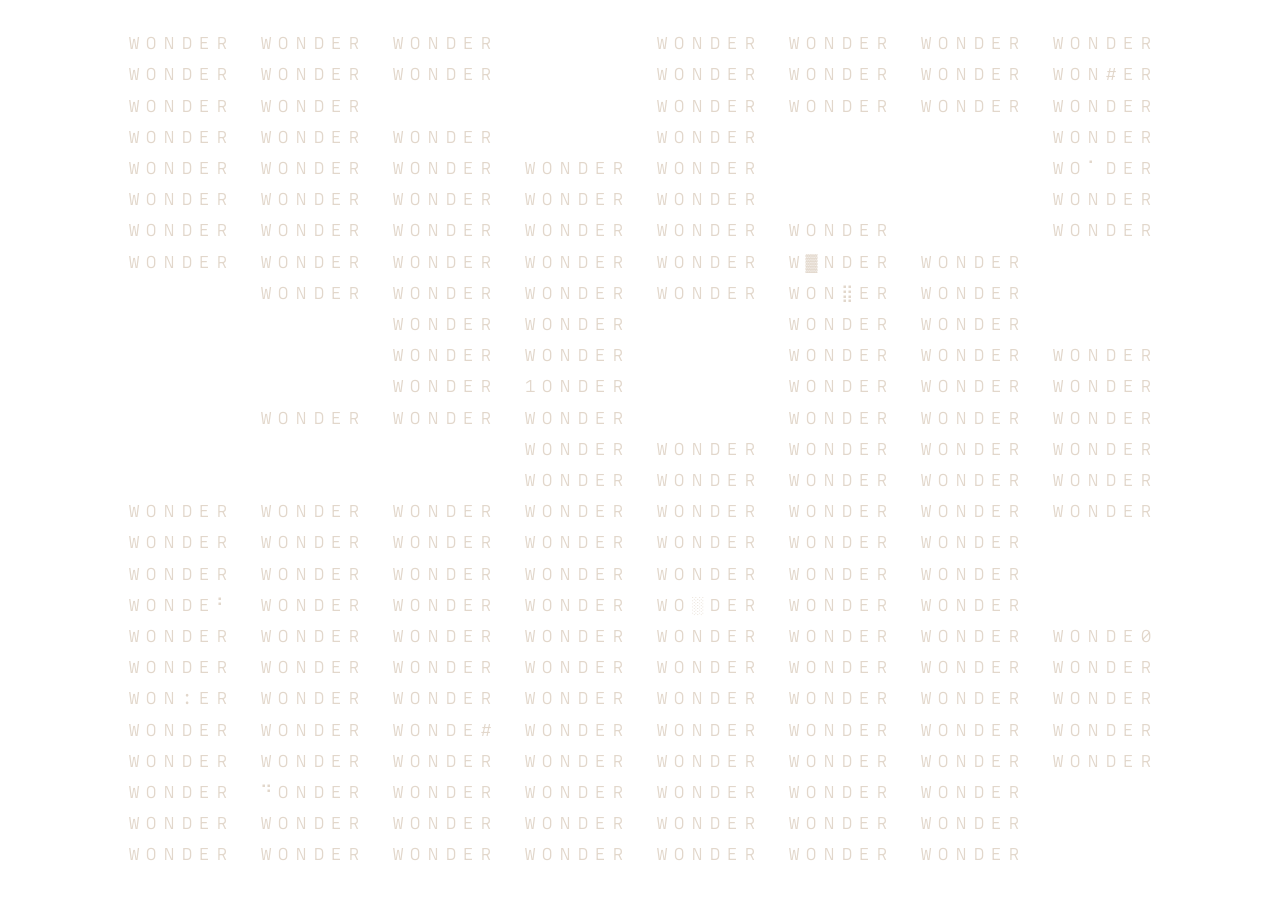
<file: assets/embeds/muse-wonder/index.html>
<!doctype html><style data-no-zoom>html,body{touch-action:manipulation;overscroll-behavior:none}html{height:100%;overflow:hidden}</style>
<script data-no-zoom>(()=>{const stop=e=>{e.preventDefault()};
document.addEventListener("dblclick",stop,{capture:true});
document.addEventListener("gesturestart",stop,{capture:true,passive:false});
document.addEventListener("gesturechange",stop,{capture:true,passive:false});
document.addEventListener("gestureend",stop,{capture:true,passive:false});
window.addEventListener("wheel",e=>{if(e.ctrlKey){e.preventDefault();e.stopImmediatePropagation();}},{capture:true,passive:false});
})();</script><script data-ecto1-artifact-health="true">(()=>{"use strict";const messageType="ecto1:html-artifact-health";const requestType="ecto1:html-artifact-health-request";const readyEvent="ecto1:html-artifact-ready";const version=1;const deferred=document.querySelector("meta[data-ecto1-artifact-health-deferred]")!==null;let state={phase:"booting",type:messageType,version};const post=()=>{try{window.parent.postMessage(state,"*")}catch{}};const ready=()=>{if(state.phase==="failed")return;state={phase:"ready",type:messageType,version};post()};const fail=failure=>{if(state.phase==="failed")return;state={failure,phase:"failed",type:messageType,version};post()};const handleError=event=>{if(event.target instanceof HTMLScriptElement){fail("critical_resource_load_failed");return}if(event instanceof ErrorEvent)fail("uncaught_error")};window.addEventListener("error",handleError,true);window.addEventListener("unhandledrejection",()=>fail("unhandled_rejection"));document.addEventListener("webglcontextlost",()=>fail("webgl_context_lost"),true);window.addEventListener(readyEvent,ready);window.addEventListener("message",event=>{if(event.source===window.parent&&event.data?.type===requestType)post()});window.addEventListener("load",()=>{if(!deferred)requestAnimationFrame(()=>requestAnimationFrame(ready))},{once:true});post()})();</script><script data-ecto1-artifact-storage="true">(()=>{"use strict";const install=name=>{try{void window[name];return}catch{}const values=new Map;const storage={get length(){return values.size},clear(){values.clear()},getItem(key){key=String(key);return values.has(key)?values.get(key):null},key(index){return Array.from(values.keys())[Number(index)>>>0]??null},removeItem(key){values.delete(String(key))},setItem(key,value){values.set(String(key),String(value))}};Object.defineProperty(window,name,{configurable:true,value:storage})};install("localStorage");install("sessionStorage")})();</script><style data-ecto1-artifact-lifecycle="true">html[data-ecto1-artifact-active="false"],html[data-ecto1-artifact-active="false"] *,html[data-ecto1-artifact-active="false"] *::before,html[data-ecto1-artifact-active="false"] *::after{animation-play-state:paused!important}</style><script data-ecto1-artifact-lifecycle="true">(()=>{"use strict";const activityAttribute="data-ecto1-artifact-active";const activityMessage="ecto1:html-artifact-activity";const setActive=active=>document.documentElement.setAttribute(activityAttribute,active?"true":"false");setActive(window.parent===window);window.addEventListener("message",event=>{if(event.source!==window.parent||event.data?.type!==activityMessage)return;setActive(event.data.active===true)})})();</script><script data-ecto1-artifact-containment="true">(()=>{"use strict";const allowedOverflow=new Set(["auto","scroll","overlay"]);const parentElement=node=>{if(node.parentElement)return node.parentElement;const root=typeof node.getRootNode==="function"?node.getRootNode():null;return root&&root.host instanceof Element?root.host:null};const canScroll=(element,axis)=>{const styles=getComputedStyle(element);const overflow=axis==="x"?styles.overflowX:styles.overflowY;const contentSize=axis==="x"?element.scrollWidth:element.scrollHeight;const viewportSize=axis==="x"?element.clientWidth:element.clientHeight;return allowedOverflow.has(overflow)&&contentSize>viewportSize};const nearestDelta=(start,end,containerStart,containerEnd)=>{if(start>=containerStart&&end<=containerEnd)return 0;const startDelta=start-containerStart;const endDelta=end-containerEnd;return Math.abs(startDelta)<=Math.abs(endDelta)?startDelta:endDelta};const alignedDelta=(start,end,containerStart,containerEnd,alignment)=>{if(alignment==="center")return(start+end-containerStart-containerEnd)/2;if(alignment==="end")return end-containerEnd;if(alignment==="nearest")return nearestDelta(start,end,containerStart,containerEnd);return start-containerStart};const scrollContainer=(target,container,options,isRoot)=>{const targetRect=target.getBoundingClientRect();const containerRect=isRoot?{bottom:innerHeight,left:0,right:innerWidth,top:0}:container.getBoundingClientRect();const scrollX=isRoot?container.scrollWidth>container.clientWidth:canScroll(container,"x");const scrollY=isRoot?container.scrollHeight>container.clientHeight:canScroll(container,"y");const left=container.scrollLeft+(scrollX?alignedDelta(targetRect.left,targetRect.right,containerRect.left,containerRect.right,options.inline):0);const top=container.scrollTop+(scrollY?alignedDelta(targetRect.top,targetRect.bottom,containerRect.top,containerRect.bottom,options.block):0);if(left===container.scrollLeft&&top===container.scrollTop)return false;if(typeof container.scrollTo==="function")container.scrollTo({behavior:options.behavior,left,top});else{container.scrollLeft=left;container.scrollTop=top}return true};const normalizeOptions=value=>{if(value&&typeof value==="object")return{behavior:value.behavior||"auto",block:value.block||"start",container:value.container||"all",inline:value.inline||"nearest"};return{behavior:"auto",block:value===false?"end":"start",container:"all",inline:"nearest"}};const containedScrollIntoView=function(value){const options=normalizeOptions(value);let ancestor=parentElement(this);while(ancestor){if((canScroll(ancestor,"x")||canScroll(ancestor,"y"))&&scrollContainer(this,ancestor,options,false)&&options.container==="nearest")return;ancestor=parentElement(ancestor)}const root=document.scrollingElement;if(root&&root!==this)scrollContainer(this,root,options,true)};Object.defineProperty(Element.prototype,"scrollIntoView",{configurable:true,value:containedScrollIntoView,writable:true});const guardFocus=prototype=>{if(!prototype||typeof prototype.focus!=="function")return;const nativeFocus=prototype.focus;Object.defineProperty(prototype,"focus",{configurable:true,value:function(value){const options=value&&typeof value==="object"?value:{};nativeFocus.call(this,{...options,preventScroll:true});if(options.preventScroll!==true)containedScrollIntoView.call(this,{behavior:"auto",block:"nearest",container:"nearest",inline:"nearest"})},writable:true})};guardFocus(globalThis.HTMLElement?.prototype);guardFocus(globalThis.SVGElement?.prototype);const containOverscroll=()=>{document.documentElement.style.overscrollBehavior="contain";if(document.body)document.body.style.overscrollBehavior="contain"};containOverscroll();document.addEventListener("DOMContentLoaded",containOverscroll,{once:true})})();</script><script data-ecto1-artifact-interaction="true">
(() => {
  "use strict";

  const interactionAttribute = "data-ecto1-artifact-interaction-active";
  const interactionMessage = "ecto1:html-artifact-interaction";
  const scrollMessage = "ecto1:html-artifact-scroll";
  const scrollableOverflow = new Set(["auto", "scroll", "overlay"]);
  const embedded = window.parent !== window;
  let parentReady = !embedded;
  let interactionActive = !embedded;
  let previousTouch = null;

  const reflectInteraction = () =>
    document.documentElement.setAttribute(interactionAttribute, interactionActive ? "true" : "false");
  const notifyInteraction = () =>
    window.parent.postMessage({ active: interactionActive, type: interactionMessage }, "*");
  const setInteraction = (active, notify = false) => {
    interactionActive = active === true;
    reflectInteraction();
    if (notify && embedded) notifyInteraction();
  };
  const relayScroll = (deltaX, deltaY, deltaMode = 0) => {
    if (!embedded || (!deltaX && !deltaY)) return;
    window.parent.postMessage({ deltaMode, deltaX, deltaY, type: scrollMessage }, "*");
  };
  const syncOverscrollContainment = () => {
    const value = parentReady ? "contain" : "";
    document.documentElement.style.overscrollBehavior = value;
    if (document.body) document.body.style.overscrollBehavior = value;
  };
  const scrollRoom = (element, axis, delta) => {
    if (!(element instanceof Element) || delta === 0) return false;
    const root = element === document.scrollingElement;
    const styles = getComputedStyle(element);
    const overflow = axis === "x" ? styles.overflowX : styles.overflowY;
    if (overflow === "hidden" || overflow === "clip") return false;
    if (!root && !scrollableOverflow.has(overflow)) return false;
    const position = axis === "x" ? element.scrollLeft : element.scrollTop;
    const viewport = axis === "x" ? element.clientWidth : element.clientHeight;
    const content = axis === "x" ? element.scrollWidth : element.scrollHeight;
    const maximum = Math.max(0, content - viewport);
    return delta < 0 ? position > 0 : position < maximum;
  };
  const canConsumeWheel = event => {
    if (event.defaultPrevented) return true;
    const horizontal = Math.abs(event.deltaX) > Math.abs(event.deltaY);
    const axis = horizontal ? "x" : "y";
    const delta = horizontal ? event.deltaX : event.deltaY;
    if (delta === 0) return true;
    for (const target of event.composedPath()) {
      if (scrollRoom(target, axis, delta)) return true;
    }
    const root = document.scrollingElement;
    return root ? scrollRoom(root, axis, delta) : false;
  };

  reflectInteraction();
  syncOverscrollContainment();
  document.addEventListener("DOMContentLoaded", syncOverscrollContainment, { once: true });
  if (!embedded) return;

  window.addEventListener("message", event => {
    if (event.source !== window.parent || event.data?.type !== interactionMessage) return;
    parentReady = true;
    syncOverscrollContainment();
    setInteraction(event.data.active === true);
  });
  window.addEventListener(
    "pointerdown",
    event => {
      if (!parentReady) return;
      if (event.pointerType === "touch") {
        if (!interactionActive) event.stopImmediatePropagation();
        return;
      }
      setInteraction(true, true);
    },
    true
  );
  const suppressInactiveTouchPointer = event => {
    if (parentReady && !interactionActive && event.pointerType === "touch") {
      event.stopImmediatePropagation();
    }
  };
  window.addEventListener("pointermove", suppressInactiveTouchPointer, true);
  window.addEventListener("pointerup", suppressInactiveTouchPointer, true);
  window.addEventListener("pointercancel", suppressInactiveTouchPointer, true);
  window.addEventListener("click", () => {
    if (parentReady) setInteraction(true, true);
  }, true);
  window.addEventListener(
    "wheel",
    event => {
      if (!parentReady || interactionActive) return;
      event.preventDefault();
      event.stopImmediatePropagation();
      if (event.ctrlKey) return;
      relayScroll(event.deltaX, event.deltaY, event.deltaMode);
    },
    { capture: true, passive: false }
  );
  window.addEventListener(
    "wheel",
    event => {
      if (!parentReady || !interactionActive || canConsumeWheel(event)) return;
      if (event.ctrlKey) { event.preventDefault(); return; }
      const { deltaMode, deltaX, deltaY } = event;
      queueMicrotask(() => {
        if (!event.defaultPrevented) relayScroll(deltaX, deltaY, deltaMode);
      });
    },
    { passive: false }
  );
  window.addEventListener(
    "touchstart",
    event => {
      if (!parentReady || interactionActive || event.touches.length !== 1) {
        previousTouch = null;
        return;
      }
      const touch = event.touches[0];
      previousTouch = { x: touch.clientX, y: touch.clientY };
      event.stopImmediatePropagation();
    },
    { capture: true, passive: true }
  );
  window.addEventListener(
    "touchmove",
    event => {
      if (!parentReady || interactionActive || !previousTouch || event.touches.length !== 1) return;
      const touch = event.touches[0];
      const deltaX = previousTouch.x - touch.clientX;
      const deltaY = previousTouch.y - touch.clientY;
      previousTouch = { x: touch.clientX, y: touch.clientY };
      event.preventDefault();
      event.stopImmediatePropagation();
      relayScroll(deltaX, deltaY);
    },
    { capture: true, passive: false }
  );
  const clearTouch = event => {
    const suppress = parentReady && !interactionActive && previousTouch !== null;
    previousTouch = null;
    if (suppress) event.stopImmediatePropagation();
  };
  window.addEventListener("touchend", clearTouch, true);
  window.addEventListener("touchcancel", clearTouch, true);
  window.addEventListener(
    "keydown",
    event => {
      if (parentReady && event.key === "Escape" && interactionActive) {
        setInteraction(false, true);
      }
    },
    true
  );
})();
</script>
<html lang="en" data-theme="light">
<head>
<meta charset="UTF-8">
<meta name="viewport" content="width=device-width, initial-scale=1, maximum-scale=1, user-scalable=no">
<meta name="description" content="Responsive Step and Repeat hero animation">
<title>Step and Repeat</title>
<style>
@font-face {
        font-family: "Optimistic Mono";
        src: url("[data-uri]") format("woff2");
        font-style: normal;
        font-weight: 300 800;
        font-display: block;
      }
      :root { color-scheme: light; }
      * { box-sizing: border-box; }
      html, body { width: 100%; min-width: 0; min-height: 100%; margin: 0; }
      body {
        display: grid;
        min-height: 100vh;
        min-height: 100dvh;
        place-items: start center;
        overflow: hidden;
        background: #ffffff;
      }
      .canvas-frame {
        width: 100vw;
        height: 100vh;
        height: 100dvh;
        overflow: hidden;
      }
      #step-repeat-canvas {
        display: block;
        width: 100%;
        height: 100%;
        outline: 0;
        cursor: crosshair;
        touch-action: none;
        user-select: none;
      }
      #step-repeat-canvas:focus-visible {
        outline: 2px solid #0082fb;
        outline-offset: -5px;
      }
      @media (max-width: 47.999rem) {
        .canvas-frame {
          width: min(100vw, 100vh);
          width: min(100vw, 100dvh);
          height: auto;
          aspect-ratio: 1;
        }
      }
</style>
</head>
<body class="step-repeat-blog-preview">
<main class="canvas-frame" data-step-format="desktop">
<canvas id="step-repeat-canvas" width="1600" height="900" data-step-format="desktop" tabindex="0" role="application" aria-label="Interactive Step and Repeat typographic animation"></canvas>
</main>
<script id="step-repeat-share-snapshot" type="application/json">{"exportVersion":3,"storageMode":"snapshot-readonly","presentationMode":true,"exportedAt":"2026-10-11T02:22:01.667Z","theme":"light","format":"desktop","dimensions":{"width":1600,"height":900},"settings":{"sourceText":"WONDER","fontWeight":350,"heroFontWeight":350,"populateDuration":5.2,"revealSpeed":4.25,"fadeInDuration":0.05,"sectionShuffleAmount":0.18,"sectionShuffleInterval":1.55,"sectionWordRandomness":0.52,"flowLongStringsEnabled":true,"flowWrapRows":true,"replacementString1":"MUSE","replacementString2":"WONDER","replacementString3":"","replacementString4":"BUILD","replacementString5":"CREATE","replacementString6":"","replacementString7":"MUSE","replacementString8":"WONDER","padReplacementStrings":false,"paddingGlyphPool":"✺✻\u003c_/|:@*;:0░▒▓⠁⠃⠇⠋⠙⠿⣿","afterWakeStringDuration":2,"returnCharacterRandomness":0.03,"postWakeColorDuration":1.5,"heroText":"Muse Wonder","continuousHeadlinesEnabled":true,"continuousInitialDuration":3.5,"continuousSubsequentDuration":8,"heroTransitionOverlap":0.75,"heroCursorEnabled":false,"heroTriggerAmount":0.49,"heroIdleDelay":3,"heroIdlePostWakeAmount":0.25,"heroHoldDuration":3,"heroCascadeDuration":1.1,"heroReturnSubsections":12,"heroReturnStagger":0.8,"glyphPulseGlyphs":"█⣿:▒❉","glyphPulseSpeed":1.4,"randomAmount":0.01,"randomInterval":0.45,"characterPool":"✹✺✻⌃\u003c>#@*;:01░▒▓⠁⠃⠇⠋⠙⠿⣿","wakeSpread":180,"wakeDuration":0.35,"patternSeed":17,"textSize":21,"characterSpacing":9,"columnSpacing":42,"rowSpacing":18,"columns":10,"rows":22,"sectionCount":63,"flowMaxCells":4,"heroTextSize":63,"heroCharacterSpacing":3,"heroMargin":18,"heroPositionX":800,"heroPositionY":330,"backgroundColor":"#ffffff","glyphColor":"#e2d7cb","wakeStartColor":"#017aff","wakeEndColor":"#70b5ff","postWakeColor":"#017aff","heroColor":"#017aff","glyphPulseStartColor":"#017aff","glyphPulseEndColor":"#75b8ff"},"model":{"version":1,"activeTheme":"light","activeFormat":"desktop","shared":{"sourceText":"WONDER","fontWeight":350,"heroFontWeight":350,"populateDuration":5.2,"revealSpeed":4.25,"fadeInDuration":0.05,"sectionShuffleAmount":0.18,"sectionShuffleInterval":1.55,"sectionWordRandomness":0.52,"flowLongStringsEnabled":true,"flowWrapRows":true,"replacementString1":"MUSE","replacementString2":"WONDER","replacementString3":"","replacementString4":"BUILD","replacementString5":"CREATE","replacementString6":"","replacementString7":"MUSE","replacementString8":"WONDER","padReplacementStrings":false,"paddingGlyphPool":"✺✻\u003c_/|:@*;:0░▒▓⠁⠃⠇⠋⠙⠿⣿","afterWakeStringDuration":2,"returnCharacterRandomness":0.03,"postWakeColorDuration":1.5,"heroText":"Muse Wonder","continuousHeadlinesEnabled":true,"continuousInitialDuration":3.5,"continuousSubsequentDuration":8,"heroTransitionOverlap":0.75,"heroCursorEnabled":false,"heroTriggerAmount":0.49,"heroIdleDelay":3,"heroIdlePostWakeAmount":0.25,"heroHoldDuration":3,"heroCascadeDuration":1.1,"heroReturnSubsections":12,"heroReturnStagger":0.8,"glyphPulseGlyphs":"█⣿:▒❉","glyphPulseSpeed":1.4,"randomAmount":0.01,"randomInterval":0.45,"characterPool":"✹✺✻⌃\u003c>#@*;:01░▒▓⠁⠃⠇⠋⠙⠿⣿","wakeSpread":180,"wakeDuration":0.35,"patternSeed":17},"colors":{"light":{"backgroundColor":"#ffffff","glyphColor":"#e2d7cb","wakeStartColor":"#017aff","wakeEndColor":"#70b5ff","postWakeColor":"#017aff","heroColor":"#017aff","glyphPulseStartColor":"#017aff","glyphPulseEndColor":"#75b8ff"},"dark":{"backgroundColor":"#050505","glyphColor":"#2f2e2d","wakeStartColor":"#d1d1d1","wakeEndColor":"#8a8a8a","postWakeColor":"#766f65","heroColor":"#ffffff","glyphPulseStartColor":"#e3e2de","glyphPulseEndColor":"#afaba7"}},"layouts":{"desktop":{"textSize":21,"characterSpacing":9,"columnSpacing":42,"rowSpacing":18,"columns":10,"rows":22,"sectionCount":63,"flowMaxCells":4,"heroTextSize":63,"heroCharacterSpacing":3,"heroMargin":18,"heroPositionX":800,"heroPositionY":330},"mobile":{"textSize":30,"characterSpacing":5,"columnSpacing":28,"rowSpacing":20,"columns":5,"rows":16,"sectionCount":10,"flowMaxCells":3,"heroTextSize":42,"heroCharacterSpacing":6,"heroMargin":24,"heroPositionX":450,"heroPositionY":345}}},"peripheralSettings":{"paused":false,"darkMode":false,"seed":371,"guttersEnabled":true,"gutterDensity":0.84,"gutterSafeInset":30,"gutterMaxWidth":156,"gutterMinWidth":48,"gutterTypeSize":14,"gutterBaseOpacity":1,"gutterOpacityFalloff":1,"gutterWakeOpacity":0.8,"gutterWakeRadius":82,"gutterWakeSpread":2,"gutterWakeDuration":0.5,"gutterAmbientAmount":0.215,"gutterAmbientSpeed":1.85,"gutterRandomizationSpeed":2.5,"gutterSequenceSpeed":5,"gutterParallax":0.145,"gutterReverseScroll":true,"gutterGlyphs":"·⠄░▒⣿⠿▒","pageWakeEnabled":true,"pageWakeInGuttersEnabled":true,"pageWakeGlyphs":"█▒░⣿","pageWakeTypeSize":15,"pageWakeFontWeight":500,"pageWakeColumnSpacing":12,"pageWakeRowSpacing":12,"pageWakeSpread":49,"pageWakeDuration":0.45,"pageWakeOpacity":0.5,"lightPageWakeStartColor":"#ebe5d5","lightPageWakeEndColor":"#e2dbca","darkPageWakeStartColor":"#353331","darkPageWakeEndColor":"#353331","lightBaseColor":"#e2dbca","lightWakeColor":"#41a1fb","darkBaseColor":"#272625","darkWakeColor":"#76736f"}}</script>
<script>function stepRepeatFlowApp() {
  "use strict";

  const canvas = document.querySelector("#step-repeat-canvas");
  const context = canvas?.getContext("2d", { alpha: true });
  if (!canvas || !context) return;

  const FORMAT_DIMENSIONS = Object.freeze({
    desktop: Object.freeze({ width: 1600, height: 900 }),
    mobile: Object.freeze({ width: 900, height: 900 }),
  });
  let WIDTH = FORMAT_DIMENSIONS.desktop.width;
  let HEIGHT = FORMAT_DIMENSIONS.desktop.height;
  const TAU = Math.PI * 2;
  const MAX_CANVAS_PIXELS = 4_650_000;
  const STORAGE_KEY = "watermelon-10-10-header-v1";
  const LEGACY_RESPONSIVE_SETTINGS_KEY =
    "watermelon-10-10-header-responsive-v1";
  const LEGACY_THEME_SETTINGS_KEY = "watermelon-10-10-header-themes-v1";
  const LEGACY_VARIANT_SETTINGS_KEY = "watermelon-10-10-header-variants-v1";
  const LEGACY_FLAT_SETTINGS_KEY = "watermelon-10-10-header-flat-v1";
  const STANDALONE_CONFIG_ID = "step-repeat-share-snapshot";
  const SETTINGS_SOURCE_PARAMETER = "step-repeat-source";
  const BLOG_PREVIEW_PATH = "step-and-repeat-blog-preview.html";
  const BLOG_PREVIEW_SNAPSHOT_PARAMETER = "step-repeat-snapshot";
  const BLOG_MOBILE_MEDIA_QUERY = "(max-width: 47.999rem)";
  const INLINE_BLOG_PREVIEW_HTML = null;
  const FONT_SOURCE_PATH =
    "assets/font/OptimisticMonoVF_W_DrkmWghtOpsz.woff2";
  const THEMES = Object.freeze(["light", "dark"]);
  const FORMATS = Object.freeze(["desktop", "mobile"]);
  const PRIMARY_FONT_FAMILY = "Optimistic Mono";
  const FONT_STACK = `"${PRIMARY_FONT_FAMILY}"`;
  const WAKE_GLYPHS = Object.freeze(["█", "⣿", ":"]);
  const HERO_CURSOR_GLYPH = "▒";
  const HERO_CURSOR_BLINK_DURATION = 0.8;
  const GLYPH_ID_STRIDE = 256;
  const FLOW_REQUEST_RETRY_DELAY = 0.12;
  const HERO_TEXT_KEYS = Object.freeze(["heroText"]);
  const RETURN_STAGGER_DURATION = 1.25;
  const HERO_ROOM_TRANSITION_DURATION = 0.42;
  const HERO_ROLLOVER_GLYPH_DURATION = 0.24;
  const DEFAULTS = Object.freeze({
    sourceText: "WONDER",
    textSize: 34,
    fontWeight: 500,
    heroFontWeight: 500,
    characterSpacing: 7,
    columnSpacing: 42,
    rowSpacing: 18,
    columns: 8,
    rows: 16,
    sectionCount: 11,
    populateDuration: 5.2,
    revealSpeed: 1,
    fadeInDuration: 0.45,
    sectionShuffleAmount: 0.18,
    sectionShuffleInterval: 1.4,
    sectionWordRandomness: 1,
    flowLongStringsEnabled: true,
    flowMaxCells: 4,
    flowWrapRows: true,
    replacementString1: ">MUSE-WONDER",
    replacementString2: "IMAGINE",
    replacementString3: "DISCOVER",
    replacementString4: "CREATE",
    replacementString5: "CURIOUS",
    replacementString6: "EXPLORE",
    replacementString7: "INVENT",
    replacementString8: "DELIGHT",
    padReplacementStrings: true,
    paddingGlyphPool: "✦✧★☆✶✷✸✹✺✻⌘⌥⌃⌫⎋⏎⚙⚡<>[]{}()_=/\\|#@*;:01∞░▒▓⠁⠃⠇⠋⠙⠿⣿",
    afterWakeStringDuration: 3,
    returnCharacterRandomness: 0.8,
    postWakeColorDuration: 3,
    heroText: "Muse Wonder",
    continuousHeadlinesEnabled: true,
    continuousInitialDuration: 3.5,
    continuousSubsequentDuration: 8,
    heroTransitionOverlap: 0.75,
    heroCursorEnabled: true,
    heroTriggerAmount: 0.12,
    heroIdleDelay: 8,
    heroIdlePostWakeAmount: 0.25,
    heroHoldDuration: 3.5,
    heroCascadeDuration: 1.1,
    heroTextSize: 104,
    heroCharacterSpacing: 8,
    heroMargin: 48,
    heroReturnSubsections: 12,
    heroReturnStagger: 0.8,
    heroPositionX: 800,
    heroPositionY: 450,
    glyphPulseStartColor: "#89c6ff",
    glyphPulseEndColor: "#0082fb",
    glyphPulseGlyphs: "█⣿:",
    glyphPulseSpeed: 1,
    backgroundColor: "#dddcd5",
    glyphColor: "#ffffff",
    wakeStartColor: "#89c6ff",
    wakeEndColor: "#0082fb",
    postWakeColor: "#0082fb",
    heroColor: "#89c6ff",
    randomAmount: 0.08,
    randomInterval: 0.45,
    characterPool: "✦✧★☆✶✷✸✹✺✻⌘⌥⌃⌫⎋⏎⚙⚡<>[]{}()_=/\\|#@*;:01∞░▒▓⠁⠃⠇⠋⠙⠿⣿",
    wakeSpread: 82,
    wakeDuration: 0.85,
    patternSeed: 17,
  });
  const LAYOUT_KEYS = Object.freeze([
    "textSize",
    "characterSpacing",
    "columnSpacing",
    "rowSpacing",
    "columns",
    "rows",
    "sectionCount",
    "flowMaxCells",
    "heroTextSize",
    "heroCharacterSpacing",
    "heroMargin",
    "heroPositionX",
    "heroPositionY",
  ]);
  const MOBILE_LAYOUT_DEFAULTS = Object.freeze({
    textSize: 30,
    characterSpacing: 5,
    columnSpacing: 28,
    rowSpacing: 20,
    columns: 5,
    rows: 12,
    sectionCount: 10,
    flowMaxCells: 3,
    heroTextSize: 72,
    heroCharacterSpacing: 6,
    heroMargin: 36,
    heroPositionX: 450,
    heroPositionY: 450,
  });
  const LIMITS = Object.freeze({
    textSize: [8, 84],
    fontWeight: [300, 800],
    heroFontWeight: [300, 800],
    characterSpacing: [0, 28],
    columnSpacing: [0, 180],
    rowSpacing: [0, 110],
    columns: [1, 24],
    rows: [1, 40],
    sectionCount: [1, 80],
    populateDuration: [1.5, 12],
    revealSpeed: [0.25, 8],
    fadeInDuration: [0.05, 3],
    sectionShuffleAmount: [0, 1],
    sectionShuffleInterval: [0.25, 6],
    sectionWordRandomness: [0, 1],
    flowMaxCells: [1, 8],
    afterWakeStringDuration: [0.25, 12],
    returnCharacterRandomness: [0, 1],
    postWakeColorDuration: [0, 12],
    heroTriggerAmount: [0.01, 1],
    heroIdleDelay: [2, 30],
    heroIdlePostWakeAmount: [0, 1],
    heroHoldDuration: [0.5, 15],
    continuousInitialDuration: [0.5, 30],
    continuousSubsequentDuration: [0.5, 30],
    heroTransitionOverlap: [0, 1],
    heroCascadeDuration: [0.15, 4],
    heroTextSize: [24, 180],
    heroCharacterSpacing: [0, 36],
    heroMargin: [0, 240],
    heroReturnSubsections: [1, 32],
    heroReturnStagger: [0, 4],
    heroPositionX: [0, FORMAT_DIMENSIONS.desktop.width],
    heroPositionY: [0, FORMAT_DIMENSIONS.desktop.height],
    glyphPulseSpeed: [0.25, 3],
    randomAmount: [0, 0.5],
    randomInterval: [0.1, 3],
    wakeSpread: [20, 180],
    wakeDuration: [0.25, 2.5],
  });
  const HEX_COLOR = /^#[0-9a-f]{6}$/i;
  const COLOR_KEYS = Object.freeze([
    "backgroundColor",
    "glyphColor",
    "wakeStartColor",
    "wakeEndColor",
    "postWakeColor",
    "heroColor",
    "glyphPulseStartColor",
    "glyphPulseEndColor",
  ]);
  const SHARED_KEYS = Object.freeze(
    Object.keys(DEFAULTS).filter(
      (key) => !COLOR_KEYS.includes(key) && !LAYOUT_KEYS.includes(key),
    ),
  );
  const graphemeSegmenter =
    typeof Intl.Segmenter === "function"
      ? new Intl.Segmenter(undefined, { granularity: "grapheme" })
      : null;
  const REDUCED_MOTION = window.matchMedia(
    "(prefers-reduced-motion: reduce)",
  ).matches;
  const locationParameters = new URLSearchParams(window.location.hash.slice(1));
  const declaredSettingsSource =
    document.documentElement.dataset.stepRepeatSettingsSource;
  const preferLocalSettings =
    !locationParameters.has(BLOG_PREVIEW_SNAPSHOT_PARAMETER) &&
    (declaredSettingsSource === "local" ||
      (!declaredSettingsSource &&
        locationParameters.get(SETTINGS_SOURCE_PARAMETER) === "local"));
  const standaloneConfig = (() => {
    const config = document.querySelector(`#${STANDALONE_CONFIG_ID}`);
    if (!config?.textContent) return null;
    try {
      const parsed = JSON.parse(config.textContent);
      return parsed && typeof parsed === "object" ? parsed : null;
    } catch {
      return null;
    }
  })();
  const standaloneSettings =
    standaloneConfig?.settings && typeof standaloneConfig.settings === "object"
      ? standaloneConfig.settings
      : null;
  const standaloneModel =
    standaloneConfig?.model && typeof standaloneConfig.model === "object"
      ? standaloneConfig.model
      : null;
  const snapshotReadOnly =
    standaloneConfig?.storageMode === "snapshot-readonly" &&
    !preferLocalSettings;

  const clamp = (value, minimum, maximum) =>
    Math.min(maximum, Math.max(minimum, value));
  const splitGraphemes = (value) =>
    graphemeSegmenter
      ? [...graphemeSegmenter.segment(String(value))].map(
          (segment) => segment.segment,
        )
      : Array.from(String(value));
  const lerp = (start, end, amount) => start + (end - start) * amount;
  const colorChannels = (hex) => ({
    red: Number.parseInt(hex.slice(1, 3), 16),
    green: Number.parseInt(hex.slice(3, 5), 16),
    blue: Number.parseInt(hex.slice(5, 7), 16),
  });
  const rgbColorLabel = (hex) => {
    const { red, green, blue } = colorChannels(hex);
    return `rgb(${red}, ${green}, ${blue})`;
  };
  const normalizedHexColor = (value) => {
    const digits = String(value).trim().replace(/^#/, "");
    return /^[0-9a-f]{6}$/i.test(digits) ? `#${digits.toLowerCase()}` : null;
  };
  const mixedColor = (start, end, amount) =>
    `rgb(${Math.round(lerp(start.red, end.red, amount))}, ${Math.round(
      lerp(start.green, end.green, amount),
    )}, ${Math.round(lerp(start.blue, end.blue, amount))})`;
  const smoothstep = (edge0, edge1, value) => {
    const progress = clamp((value - edge0) / (edge1 - edge0), 0, 1);
    return progress * progress * (3 - 2 * progress);
  };
  const smootherstep = (value) => {
    const progress = clamp(value, 0, 1);
    return (
      progress *
      progress *
      progress *
      (progress * (progress * 6 - 15) + 10)
    );
  };
  const springOut = (value) => {
    const progress = clamp(value, 0, 1);
    return 1 - Math.exp(-7.5 * progress) * Math.cos(7.5 * progress);
  };
  const hash = (a, b = 0, salt = 0, seed = 0) => {
    let value = Math.imul(Math.round(seed) + 1, 1597334677);
    value ^= Math.imul(a + 1, 374761393);
    value ^= Math.imul(b + 1, 668265263);
    value ^= Math.imul(salt + 1, 362437);
    value = Math.imul(value ^ (value >>> 13), 1274126177);
    return ((value ^ (value >>> 16)) >>> 0) / 4294967295;
  };

  function normalizeSettings(
    saved,
    dimensions = FORMAT_DIMENSIONS.desktop,
  ) {
    const next = { ...DEFAULTS };
    if (saved && typeof saved === "object") {
      Object.keys(DEFAULTS).forEach((key) => {
        if (Object.prototype.hasOwnProperty.call(saved, key)) {
          next[key] = saved[key];
        }
      });
      if (
        !Object.prototype.hasOwnProperty.call(saved, "heroFontWeight") &&
        Object.prototype.hasOwnProperty.call(saved, "fontWeight")
      ) {
        next.heroFontWeight = saved.fontWeight;
      }
      if (
        !Object.prototype.hasOwnProperty.call(saved, "wakeStartColor") &&
        HEX_COLOR.test(saved.wakeColor)
      ) {
        next.wakeStartColor = saved.wakeColor;
      }
      if (
        !Object.prototype.hasOwnProperty.call(saved, "wakeEndColor") &&
        HEX_COLOR.test(saved.wakeColor)
      ) {
        next.wakeEndColor = saved.wakeColor;
      }
      if (
        !HEX_COLOR.test(saved.glyphPulseStartColor) &&
        HEX_COLOR.test(saved.glyphPulseColor)
      ) {
        next.glyphPulseStartColor = saved.glyphPulseColor;
      }
      if (
        !HEX_COLOR.test(saved.glyphPulseEndColor) &&
        HEX_COLOR.test(saved.glyphPulseColor)
      ) {
        next.glyphPulseEndColor = saved.glyphPulseColor;
      }
    }
    next.sourceText = splitGraphemes(next.sourceText || DEFAULTS.sourceText)
      .slice(0, 24)
      .join("");
    if (!next.sourceText) next.sourceText = DEFAULTS.sourceText;
    HERO_TEXT_KEYS.forEach((key) => {
      next[key] = splitGraphemes(next[key] ?? DEFAULTS[key])
        .slice(0, 48)
        .join("");
    });
    next.characterPool = splitGraphemes(
      next.characterPool || DEFAULTS.characterPool,
    )
      .filter((glyph) => !/\s|,/.test(glyph))
      .slice(0, 160)
      .join("");
    if (!next.characterPool) next.characterPool = DEFAULTS.characterPool;
    next.paddingGlyphPool = splitGraphemes(
      next.paddingGlyphPool || DEFAULTS.paddingGlyphPool,
    )
      .filter((glyph) => !/\s|,/.test(glyph))
      .slice(0, 160)
      .join("");
    if (!next.paddingGlyphPool) {
      next.paddingGlyphPool = DEFAULTS.paddingGlyphPool;
    }
    next.glyphPulseGlyphs = splitGraphemes(
      next.glyphPulseGlyphs || DEFAULTS.glyphPulseGlyphs,
    )
      .filter((glyph) => !/\s|,/.test(glyph))
      .slice(0, 32)
      .join("");
    if (!next.glyphPulseGlyphs) {
      next.glyphPulseGlyphs = DEFAULTS.glyphPulseGlyphs;
    }
    Object.entries(LIMITS).forEach(([key, [minimum, maximum]]) => {
      const value = Number(next[key]);
      next[key] = Number.isFinite(value)
        ? clamp(value, minimum, maximum)
        : DEFAULTS[key];
    });
    next.heroPositionX = clamp(
      next.heroPositionX,
      0,
      dimensions.width,
    );
    next.heroPositionY = clamp(
      next.heroPositionY,
      0,
      dimensions.height,
    );
    next.sectionCount = Math.min(
      Math.round(next.sectionCount),
      Math.round(next.columns) * Math.round(next.rows),
    );
    COLOR_KEYS.forEach((key) => {
      if (!HEX_COLOR.test(next[key])) next[key] = DEFAULTS[key];
    });
    next.padReplacementStrings = next.padReplacementStrings !== false;
    next.continuousHeadlinesEnabled = true;
    next.heroCursorEnabled = next.heroCursorEnabled !== false;
    next.flowLongStringsEnabled = next.flowLongStringsEnabled !== false;
    next.flowWrapRows = next.flowWrapRows !== false;
    next.patternSeed = Math.max(1, Math.round(Number(next.patternSeed) || 1));
    for (let index = 1; index <= 8; index += 1) {
      const key = `replacementString${index}`;
      next[key] = splitGraphemes(next[key] ?? DEFAULTS[key])
        .slice(0, 144)
        .join("");
    }
    return next;
  }

  function pickedSettings(source, keys, fallback) {
    return Object.fromEntries(
      keys.map((key) => [
        key,
        Object.prototype.hasOwnProperty.call(source || {}, key)
          ? source[key]
          : fallback[key],
      ]),
    );
  }

  function defaultMobileLayout() {
    return { ...MOBILE_LAYOUT_DEFAULTS };
  }

  function legacyUnifiedModel(useLegacy = true) {
    const legacyThemes = !useLegacy || standaloneSettings
      ? null
      : readStoredObject(LEGACY_THEME_SETTINGS_KEY);
    const legacyVariants = !useLegacy || standaloneSettings || legacyThemes
      ? null
      : readStoredObject(LEGACY_VARIANT_SETTINGS_KEY);
    const legacyFlat = !useLegacy || standaloneSettings
      ? null
      : readStoredObject(LEGACY_FLAT_SETTINGS_KEY);
    const lightSource = normalizeSettings(
      standaloneSettings ||
        legacyThemes?.[1] ||
        legacyVariants?.[1] ||
        legacyFlat ||
        DEFAULTS,
      FORMAT_DIMENSIONS.desktop,
    );
    const fallbackDarkSource = {
      ...lightSource,
      backgroundColor: "#050505",
      glyphColor: "#ffffff",
    };
    const darkSource = normalizeSettings(
      legacyThemes?.[2] || fallbackDarkSource,
      FORMAT_DIMENSIONS.desktop,
    );
    return {
      version: 1,
      activeTheme: THEMES.includes(standaloneConfig?.theme)
        ? standaloneConfig.theme
        : "light",
      activeFormat: FORMATS.includes(standaloneConfig?.format)
        ? standaloneConfig.format
        : "desktop",
      shared: pickedSettings(lightSource, SHARED_KEYS, DEFAULTS),
      colors: {
        light: pickedSettings(lightSource, COLOR_KEYS, DEFAULTS),
        dark: pickedSettings(darkSource, COLOR_KEYS, fallbackDarkSource),
      },
      layouts: {
        desktop: pickedSettings(lightSource, LAYOUT_KEYS, DEFAULTS),
        mobile: defaultMobileLayout(),
      },
    };
  }

  function normalizeUnifiedModel(saved, useLegacy = true) {
    const fallback = legacyUnifiedModel(useLegacy);
    if (!saved || typeof saved !== "object") return fallback;
    const model = {
      version: 1,
      activeTheme: THEMES.includes(saved.activeTheme)
        ? saved.activeTheme
        : fallback.activeTheme,
      activeFormat: FORMATS.includes(saved.activeFormat)
        ? saved.activeFormat
        : fallback.activeFormat,
      shared: {
        ...fallback.shared,
        ...(saved.shared && typeof saved.shared === "object"
          ? pickedSettings(saved.shared, SHARED_KEYS, fallback.shared)
          : {}),
      },
      colors: {
        light: {
          ...fallback.colors.light,
          ...(saved.colors?.light && typeof saved.colors.light === "object"
            ? pickedSettings(
                saved.colors.light,
                COLOR_KEYS,
                fallback.colors.light,
              )
            : {}),
        },
        dark: {
          ...fallback.colors.dark,
          ...(saved.colors?.dark && typeof saved.colors.dark === "object"
            ? pickedSettings(
                saved.colors.dark,
                COLOR_KEYS,
                fallback.colors.dark,
              )
            : {}),
        },
      },
      layouts: {
        desktop: {
          ...fallback.layouts.desktop,
          ...(saved.layouts?.desktop &&
          typeof saved.layouts.desktop === "object"
            ? pickedSettings(
                saved.layouts.desktop,
                LAYOUT_KEYS,
                fallback.layouts.desktop,
              )
            : {}),
        },
        mobile: {
          ...fallback.layouts.mobile,
          ...(saved.layouts?.mobile && typeof saved.layouts.mobile === "object"
            ? pickedSettings(
                saved.layouts.mobile,
                LAYOUT_KEYS,
                fallback.layouts.mobile,
              )
            : {}),
        },
      },
    };
    if (
      saved.shared &&
      typeof saved.shared === "object" &&
      !Object.prototype.hasOwnProperty.call(
        saved.shared,
        "heroFontWeight",
      ) &&
      Object.prototype.hasOwnProperty.call(saved.shared, "fontWeight")
    ) {
      const legacyWeight = Number(saved.shared.fontWeight);
      model.shared.heroFontWeight = Number.isFinite(legacyWeight)
        ? clamp(
            legacyWeight,
            LIMITS.heroFontWeight[0],
            LIMITS.heroFontWeight[1],
          )
        : model.shared.fontWeight;
    }
    for (let index = 1; index <= 8; index += 1) {
      const key = `replacementString${index}`;
      if (String(model.shared[key] ?? "").trim() === "2.0") {
        model.shared[key] = "";
      }
    }
    return model;
  }

  function loadUnifiedModel() {
    if (preferLocalSettings) {
      const saved = readStoredObject(STORAGE_KEY);
      if (saved) return normalizeUnifiedModel(saved);
      const legacyResponsive = readStoredObject(
        LEGACY_RESPONSIVE_SETTINGS_KEY,
      );
      if (legacyResponsive) {
        return normalizeUnifiedModel(legacyResponsive, false);
      }
    }
    if (standaloneModel) {
      const model = normalizeUnifiedModel(standaloneModel, false);
      if (THEMES.includes(standaloneConfig?.theme)) {
        model.activeTheme = standaloneConfig.theme;
      }
      if (FORMATS.includes(standaloneConfig?.format)) {
        model.activeFormat = standaloneConfig.format;
      }
      return model;
    }
    if (standaloneSettings) {
      const standaloneModel = legacyUnifiedModel();
      const standaloneTheme = standaloneModel.activeTheme;
      const standaloneFormat = standaloneModel.activeFormat;
      standaloneModel.colors[standaloneTheme] = pickedSettings(
        standaloneSettings,
        COLOR_KEYS,
        standaloneModel.colors[standaloneTheme],
      );
      standaloneModel.layouts[standaloneFormat] = pickedSettings(
        standaloneSettings,
        LAYOUT_KEYS,
        standaloneModel.layouts[standaloneFormat],
      );
      return standaloneModel;
    }
    const saved = readStoredObject(STORAGE_KEY);
    const legacyResponsive = saved
      ? null
      : readStoredObject(LEGACY_RESPONSIVE_SETTINGS_KEY);
    const model = saved
      ? normalizeUnifiedModel(saved)
      : legacyResponsive
        ? normalizeUnifiedModel(legacyResponsive, false)
        : normalizeUnifiedModel(null);
    if (!saved) {
      try {
        window.localStorage.setItem(STORAGE_KEY, JSON.stringify(model));
      } catch {
        // The migrated settings remain available for this session.
      }
    }
    return model;
  }

  let settingsModel = loadUnifiedModel();
  const responsiveBlogEmbed = document.body.classList.contains(
    "step-repeat-blog-preview",
  );
  const responsiveBlogMobileQuery = responsiveBlogEmbed
    ? window.matchMedia(BLOG_MOBILE_MEDIA_QUERY)
    : null;
  let activeTheme = settingsModel.activeTheme;
  let activeFormat = responsiveBlogEmbed
    ? responsiveBlogMobileQuery.matches
      ? "mobile"
      : "desktop"
    : settingsModel.activeFormat;
  settingsModel.activeFormat = activeFormat;
  const standaloneDimensions = standaloneConfig?.dimensions;
  const expectedInitialDimensions = FORMAT_DIMENSIONS[activeFormat];
  const initialDimensions =
    standaloneSettings &&
    Number(standaloneDimensions?.width) === expectedInitialDimensions.width &&
    Number(standaloneDimensions?.height) === expectedInitialDimensions.height
      ? {
          width: Number(standaloneDimensions.width),
          height: Number(standaloneDimensions.height),
        }
      : expectedInitialDimensions;
  WIDTH = initialDimensions.width;
  HEIGHT = initialDimensions.height;
  let viewWidth = WIDTH;
  let viewHeight = HEIGHT;
  let viewScale = 1;

  function composedSettings() {
    return normalizeSettings(
      {
        ...DEFAULTS,
        ...settingsModel.shared,
        ...settingsModel.layouts[activeFormat],
        ...settingsModel.colors[activeTheme],
      },
      { width: WIDTH, height: HEIGHT },
    );
  }

  const state = composedSettings();
  let sourceGlyphs = splitGraphemes(state.sourceText);
  let randomGlyphs = splitGraphemes(state.characterPool).filter(
    (glyph) => !/\s|,/.test(glyph),
  );
  let paddingGlyphs = splitGraphemes(state.paddingGlyphPool).filter(
    (glyph) => !/\s|,/.test(glyph),
  );
  let pulseGlyphs = splitGraphemes(state.glyphPulseGlyphs).filter(
    (glyph) => !/\s|,/.test(glyph),
  );
  let layoutCache = null;
  let layoutTopology = null;
  const gridMeasurementCache = new Map();
  let animationStart = performance.now();
  let previousTimestamp = 0;
  let frameRequest = 0;
  let blogPreviewObjectUrl = null;
  let fontReady = false;
  let pageVisible = !document.hidden;
  let canvasVisible = true;
  let hostActive = true;
  const wakeStates = new Map();
  const pendingWordReplacements = new Map();
  const scheduledPulseReplacements = new Map();
  const wordReplacements = new Map();
  // Every active replacement, including a one-cell replacement, owns its
  // cells here. Continuation cells point back to the anchor word so the
  // renderer can suppress their normal contents without reflowing the grid.
  const cellClaims = new Map();
  const plannedCellClaims = new Map();
  const heroRuntime = {
    active: false,
    persistent: false,
    phase: "idle",
    armed: true,
    startedAt: 0,
    endedAt: 0,
    returning: false,
    currentText: "",
    nextTextIndex: 0,
    idleSince: 0,
    triggerSource: null,
    durationTier: "discrete",
    introHeroesRemaining: 0,
    keepRoomOpen: false,
    pulseStartedAt: null,
    pulseReplacementGeneration: 0,
    pulseReplacementSchedulePending: false,
    rolloverHoveredCharacterIndex: -1,
    rolloverCascadeStarts: new Map(),
  };
  let introHeroPending = true;
  let replacementRevision = 0;
  let wakeSequence = 0;
  let randomMaskCache = { key: "", mask: new Set() };
  const sectionShuffleMaskCache = new Map();
  let heroReturnGroupCache = {
    layout: null,
    key: "",
    groupByCell: new Map(),
    count: 0,
  };
  const trail = [];
  const pointer = {
    active: false,
    id: null,
    x: WIDTH / 2,
    y: HEIGHT / 2,
    previousX: WIDTH / 2,
    previousY: HEIGHT / 2,
    previousTime: 0,
    speed: 0,
  };

  function syncStateIntoModel() {
    SHARED_KEYS.forEach((key) => {
      settingsModel.shared[key] = state[key];
    });
    COLOR_KEYS.forEach((key) => {
      settingsModel.colors[activeTheme][key] = state[key];
    });
    LAYOUT_KEYS.forEach((key) => {
      settingsModel.layouts[activeFormat][key] = state[key];
    });
    settingsModel.activeTheme = activeTheme;
    settingsModel.activeFormat = activeFormat;
  }

  function saveState({ forcePersist = false, verify = false } = {}) {
    syncStateIntoModel();
    if ((snapshotReadOnly || responsiveBlogEmbed) && !forcePersist) {
      return false;
    }
    try {
      const serialized = JSON.stringify(settingsModel);
      window.localStorage.setItem(STORAGE_KEY, serialized);
      return !verify || window.localStorage.getItem(STORAGE_KEY) === serialized;
    } catch {
      // The animation remains live if storage is blocked.
      return false;
    }
  }

  function readStoredObject(key) {
    try {
      const parsed = JSON.parse(window.localStorage.getItem(key) || "null");
      return parsed && typeof parsed === "object" ? parsed : null;
    } catch {
      return null;
    }
  }

  function renderModeControls() {
    document.querySelectorAll("[data-step-theme]").forEach((button) => {
      const selected = button.dataset.stepTheme === activeTheme;
      button.setAttribute("aria-pressed", String(selected));
    });
    document.querySelectorAll("[data-step-format]").forEach((button) => {
      const selected = button.dataset.stepFormat === activeFormat;
      button.setAttribute("aria-pressed", String(selected));
    });

    const dimensionsLabel =
      document.querySelector("[data-step-preview-size]") ||
      document.querySelector(".preview-meta > span");
    if (dimensionsLabel) {
      dimensionsLabel.textContent = `${WIDTH} \u00d7 ${HEIGHT}`;
    }
    const aspectRatio = `${WIDTH} / ${HEIGHT}`;
    const shell = document.querySelector(".canvas-shell");
    if (shell) {
      shell.dataset.stepFormat = activeFormat;
      shell.dataset.format = activeFormat;
      shell.dataset.canvasFormat = activeFormat;
      shell.style.aspectRatio = aspectRatio;
      shell.style.backgroundColor = state.backgroundColor;
    }

    // The blog embeds the canvas inside an HTML-demo stage and a media frame,
    // rather than the standalone tool's `.canvas-shell`. Keep those wrappers
    // in sync so the mobile format is a true 1:1 stage instead of a square
    // canvas stretched into the desktop 16:9 frame.
    const blogStage = canvas.closest('[data-testid="html-demo-stage"]');
    if (blogStage) {
      blogStage.dataset.stepFormat = activeFormat;
      blogStage.style.aspectRatio = aspectRatio;
      blogStage.style.setProperty(
        "--html-demo-native-aspect-ratio",
        aspectRatio,
      );
      blogStage.style.setProperty(
        "--html-demo-authored-height",
        `${HEIGHT}px`,
      );
      blogStage.style.setProperty("--html-demo-native-width", `${WIDTH}px`);
    }
    const blogMediaFrame = canvas.closest("[data-media-presentation]");
    if (blogMediaFrame) {
      blogMediaFrame.dataset.stepFormat = activeFormat;
      blogMediaFrame.style.aspectRatio = aspectRatio;
    }
    const tool = document.querySelector("#step-flow-tool, .step-tool");
    if (tool) {
      tool.dataset.canvasFormat = activeFormat;
      tool.dataset.colorTheme = activeTheme;
    }
    canvas.dataset.stepFormat = activeFormat;

    const heroPositionX = document.querySelector(
      '[data-step-setting="heroPositionX"]',
    );
    const heroPositionY = document.querySelector(
      '[data-step-setting="heroPositionY"]',
    );
    if (heroPositionX) heroPositionX.max = String(WIDTH);
    if (heroPositionY) heroPositionY.max = String(HEIGHT);

    const saveLabel =
      document.querySelector("#step-save-settings-label") ||
      document.querySelector("#step-save-variant-label");
    if (saveLabel) saveLabel.textContent = "Save settings";
  }

  function showSettingsStatus(message) {
    const status = document.querySelector("#step-settings-status");
    if (!status) return;
    status.textContent = message;
    window.clearTimeout(showSettingsStatus.timeout);
    showSettingsStatus.timeout = window.setTimeout(() => {
      status.textContent = "";
    }, 2600);
  }

  function escapeJsonForHtml(value) {
    return JSON.stringify(value)
      .replace(/</g, "\\u003c")
      .replace(/>/g, "\\u003e")
      .replace(/&/g, "\\u0026")
      .replace(/\u2028/g, "\\u2028")
      .replace(/\u2029/g, "\\u2029");
  }

  function escapeClosingRawTag(source, tagName) {
    const closingTagStart = "<" + "/" + tagName;
    return source.replace(
      new RegExp(closingTagStart, "gi"),
      "<\\/" + tagName,
    );
  }

  function blobAsDataUrl(blob) {
    return new Promise((resolve, reject) => {
      const reader = new FileReader();
      reader.addEventListener("load", () => resolve(reader.result), {
        once: true,
      });
      reader.addEventListener(
        "error",
        () => reject(reader.error || new Error("The font could not be read.")),
        { once: true },
      );
      reader.readAsDataURL(blob);
    });
  }

  async function standaloneFontDataUrl() {
    const dataUrlPattern =
      /url\(\s*["']?(data:font\/woff2;base64,[^"')\s]+)["']?\s*\)/i;
    const packagedFontDataUrl = window.__STEP_REPEAT_FONT_DATA_URL__;
    if (
      typeof packagedFontDataUrl === "string" &&
      packagedFontDataUrl.startsWith("data:font/woff2;base64,")
    ) {
      return packagedFontDataUrl;
    }
    for (const style of document.querySelectorAll("style")) {
      const match = style.textContent?.match(dataUrlPattern);
      if (match) return match[1];
    }
    if (window.location.protocol === "file:") {
      throw new Error(
        "Open the self-contained tool or serve this page locally so the font can be packaged.",
      );
    }
    const response = await fetch(new URL(FONT_SOURCE_PATH, document.baseURI));
    if (!response.ok) {
      throw new Error(`The font request failed (${response.status}).`);
    }
    return blobAsDataUrl(await response.blob());
  }

  function standaloneCanvasCss(
    fontDataUrl,
    pageBackground = "transparent",
    width = WIDTH,
    height = HEIGHT,
  ) {
    const aspect = width / Math.max(1, height);
    const viewportHeightWidth = (80 * aspect).toFixed(4);
    return `
      @font-face {
        font-family: "${PRIMARY_FONT_FAMILY}";
        src: url("${fontDataUrl}") format("woff2");
        font-style: normal;
        font-weight: 300 800;
        font-display: block;
      }
      :root { color-scheme: light; }
      * { box-sizing: border-box; }
      html, body { width: 100%; min-width: 0; min-height: 100%; margin: 0; }
      body {
        display: grid;
        min-height: 100vh;
        min-height: 100dvh;
        place-items: center;
        overflow: hidden;
        background: ${pageBackground};
      }
      .canvas-frame {
        width: min(80vw, ${width}px, ${viewportHeightWidth}vh);
        width: min(80vw, ${width}px, ${viewportHeightWidth}dvh);
        aspect-ratio: ${width} / ${height};
        overflow: hidden;
      }
      #step-repeat-canvas {
        display: block;
        width: 100%;
        height: 100%;
        outline: 0;
        cursor: crosshair;
        touch-action: none;
        user-select: none;
      }
      #step-repeat-canvas:focus-visible {
        outline: 2px solid #0082fb;
        outline-offset: -5px;
      }
    `;
  }

  function standaloneTimestamp(date) {
    return date
      .toISOString()
      .replace(/\.\d{3}Z$/, "Z")
      .replace(/[-:]/g, "")
      .replace("T", "-");
  }

  function desktopBlogPreviewUrl() {
    saveState();
    const snapshot = {
      exportVersion: 3,
      exportedAt: new Date().toISOString(),
      theme: activeTheme,
      format: "desktop",
      dimensions: { ...FORMAT_DIMENSIONS.desktop },
      settings: { ...state },
      model: JSON.parse(JSON.stringify(settingsModel)),
      responsive: true,
    };
    const fragment = new URLSearchParams({
      [BLOG_PREVIEW_SNAPSHOT_PARAMETER]: JSON.stringify(snapshot),
    }).toString();

    let previewUrl;
    if (
      typeof INLINE_BLOG_PREVIEW_HTML === "string" &&
      INLINE_BLOG_PREVIEW_HTML.length > 0
    ) {
      if (blogPreviewObjectUrl) URL.revokeObjectURL(blogPreviewObjectUrl);
      blogPreviewObjectUrl = URL.createObjectURL(
        new Blob([INLINE_BLOG_PREVIEW_HTML], {
          type: "text/html;charset=utf-8",
        }),
      );
      previewUrl = new URL(blogPreviewObjectUrl);
    } else {
      previewUrl = new URL(BLOG_PREVIEW_PATH, document.baseURI);
    }
    previewUrl.hash = fragment;
    return previewUrl.href;
  }

  async function shareCanvasHtml() {
    const shareButton = document.querySelector("#step-share-canvas");
    if (!shareButton) return;
    shareButton.disabled = true;
    shareButton.setAttribute("aria-busy", "true");
    shareButton.textContent = "Preparing…";
    showSettingsStatus("Packaging canvas, settings, and font.");
    let objectUrl = null;
    try {
      const now = new Date();
      const iso = now.toISOString();
      const filename = `step-and-repeat-flow-${activeFormat}-${activeTheme}-${standaloneTimestamp(now)}.html`;
      const payload = {
        exportVersion: 2,
        exportedAt: iso,
        theme: activeTheme,
        format: activeFormat,
        dimensions: { width: WIDTH, height: HEIGHT },
        settings: { ...state },
      };
      const fontDataUrl = await standaloneFontDataUrl();
      const closeStyle = "<" + "/style>";
      const closeScript = "<" + "/script>";
      const runtime = escapeClosingRawTag(
        `${stepRepeatFlowApp.toString()}\nstepRepeatFlowApp();`,
        "script",
      );
      const pageBackground = state.backgroundColor;
      const playerCss = escapeClosingRawTag(
        standaloneCanvasCss(fontDataUrl, pageBackground, WIDTH, HEIGHT),
        "style",
      );
      const html = [
        "<!doctype html>",
        '<html lang="en">',
        "<head>",
        '<meta charset="UTF-8">',
        '<meta name="viewport" content="width=device-width, initial-scale=1, maximum-scale=1, user-scalable=no">',
        `<meta name="description" content="Self-contained Step and Repeat Flow canvas exported ${iso}">`,
        `<title>Step and Repeat Flow — ${iso}</title>`,
        `<style>${playerCss}${closeStyle}`,
        "</head>",
        "<body>",
        `<main class="canvas-frame" data-step-format="${activeFormat}">`,
        `<canvas id="step-repeat-canvas" width="${WIDTH}" height="${HEIGHT}" data-step-format="${activeFormat}" tabindex="0" role="application" aria-label="Interactive Step and Repeat typographic animation"></canvas>`,
        "</main>",
        `<script id="${STANDALONE_CONFIG_ID}" type="application/json">${escapeJsonForHtml(payload)}${closeScript}`,
        `<script>${runtime}${closeScript}`,
        "</body>",
        "</html>",
      ].join("\n");
      const blob = new Blob([html], { type: "text/html;charset=utf-8" });
      objectUrl = URL.createObjectURL(blob);
      const link = document.createElement("a");
      link.href = objectUrl;
      link.download = filename;
      link.hidden = true;
      document.body.append(link);
      link.click();
      link.remove();
      const urlToRevoke = objectUrl;
      objectUrl = null;
      window.setTimeout(() => URL.revokeObjectURL(urlToRevoke), 60000);
      showSettingsStatus(`${filename} downloaded.`);
    } catch (error) {
      if (objectUrl) URL.revokeObjectURL(objectUrl);
      showSettingsStatus(
        error instanceof Error
          ? `Share failed: ${error.message}`
          : "Share failed.",
      );
    } finally {
      shareButton.disabled = false;
      shareButton.removeAttribute("aria-busy");
      shareButton.textContent = "Share canvas";
    }
  }

  function applySettings(settings, message, { restart = true } = {}) {
    if (!settings || typeof settings !== "object") return;
    const legacyWakeColor = HEX_COLOR.test(settings.wakeColor)
      ? settings.wakeColor
      : null;
    const legacyGlyphPulseColor = HEX_COLOR.test(settings.glyphPulseColor)
      ? settings.glyphPulseColor
      : null;
    Object.keys(DEFAULTS).forEach((key) => {
      state[key] = Object.prototype.hasOwnProperty.call(settings, key)
        ? settings[key]
        : DEFAULTS[key];
    });
    if (
      legacyWakeColor &&
      !Object.prototype.hasOwnProperty.call(settings, "wakeStartColor")
    ) {
      state.wakeStartColor = legacyWakeColor;
    }
    if (
      legacyWakeColor &&
      !Object.prototype.hasOwnProperty.call(settings, "wakeEndColor")
    ) {
      state.wakeEndColor = legacyWakeColor;
    }
    if (
      legacyGlyphPulseColor &&
      !HEX_COLOR.test(settings.glyphPulseStartColor)
    ) {
      state.glyphPulseStartColor = legacyGlyphPulseColor;
    }
    if (
      legacyGlyphPulseColor &&
      !HEX_COLOR.test(settings.glyphPulseEndColor)
    ) {
      state.glyphPulseEndColor = legacyGlyphPulseColor;
    }
    Object.entries(LIMITS).forEach(([key, [minimum, maximum]]) => {
      const value = Number(state[key]);
      state[key] = Number.isFinite(value)
        ? clamp(value, minimum, maximum)
        : DEFAULTS[key];
    });
    state.heroPositionX = clamp(state.heroPositionX, 0, WIDTH);
    state.heroPositionY = clamp(state.heroPositionY, 0, HEIGHT);
    state.sectionCount = Math.min(
      Math.round(state.sectionCount),
      Math.round(state.columns) * Math.round(state.rows),
    );
    COLOR_KEYS.forEach((key) => {
      if (!HEX_COLOR.test(state[key])) state[key] = DEFAULTS[key];
    });
    state.padReplacementStrings = state.padReplacementStrings !== false;
    state.continuousHeadlinesEnabled = true;
    state.heroCursorEnabled = state.heroCursorEnabled !== false;
    state.flowLongStringsEnabled = state.flowLongStringsEnabled !== false;
    state.flowWrapRows = state.flowWrapRows !== false;
    sourceGlyphs = splitGraphemes(state.sourceText).slice(0, 24);
    if (!sourceGlyphs.length) sourceGlyphs = ["W"];
    state.sourceText = sourceGlyphs.join("");
    HERO_TEXT_KEYS.forEach((key) => {
      state[key] = splitGraphemes(state[key] ?? DEFAULTS[key])
        .slice(0, 48)
        .join("");
    });
    randomGlyphs = splitGraphemes(state.characterPool)
      .filter((glyph) => !/\s|,/.test(glyph))
      .slice(0, 160);
    if (!randomGlyphs.length) randomGlyphs = ["✦"];
    state.characterPool = randomGlyphs.join("");
    paddingGlyphs = splitGraphemes(state.paddingGlyphPool)
      .filter((glyph) => !/\s|,/.test(glyph))
      .slice(0, 160);
    if (!paddingGlyphs.length) {
      paddingGlyphs = splitGraphemes(DEFAULTS.paddingGlyphPool);
    }
    state.paddingGlyphPool = paddingGlyphs.join("");
    pulseGlyphs = splitGraphemes(
      state.glyphPulseGlyphs || DEFAULTS.glyphPulseGlyphs,
    )
      .filter((glyph) => !/\s|,/.test(glyph))
      .slice(0, 32);
    if (!pulseGlyphs.length) {
      pulseGlyphs = splitGraphemes(DEFAULTS.glyphPulseGlyphs);
    }
    state.glyphPulseGlyphs = pulseGlyphs.join("");
    state.patternSeed = Math.max(1, Math.round(Number(state.patternSeed) || 1));
    for (let index = 1; index <= 8; index += 1) {
      const key = `replacementString${index}`;
      state[key] = splitGraphemes(state[key] ?? DEFAULTS[key])
        .slice(0, 144)
        .join("");
    }
    randomMaskCache = { key: "", mask: new Set() };
    sectionShuffleMaskCache.clear();
    layoutCache = null;
    syncControls();
    if (restart) {
      restartAnimation();
    } else {
      saveState();
      refreshStaticFrame();
      if (fontReady && !REDUCED_MOTION) draw(performance.now());
    }
    if (message) showSettingsStatus(message);
  }

  function stepRepeatStateDetail(reason, requestId = null) {
    const model = {
      version: 1,
      activeTheme,
      activeFormat,
      shared: { ...settingsModel.shared },
      colors: {
        light: { ...settingsModel.colors.light },
        dark: { ...settingsModel.colors.dark },
      },
      layouts: {
        desktop: { ...settingsModel.layouts.desktop },
        mobile: { ...settingsModel.layouts.mobile },
      },
    };
    SHARED_KEYS.forEach((key) => {
      model.shared[key] = state[key];
    });
    COLOR_KEYS.forEach((key) => {
      model.colors[activeTheme][key] = state[key];
    });
    LAYOUT_KEYS.forEach((key) => {
      model.layouts[activeFormat][key] = state[key];
    });
    return {
      apiVersion: 1,
      requestId,
      reason,
      theme: activeTheme,
      format: activeFormat,
      dimensions: { width: WIDTH, height: HEIGHT },
      settings: Object.fromEntries(
        Object.keys(DEFAULTS).map((key) => [key, state[key]]),
      ),
      model,
      limits: Object.fromEntries(
        Object.entries(LIMITS).map(([key, limits]) => [key, [...limits]]),
      ),
    };
  }

  function emitStepRepeatState(reason, requestId = null, eventName = "step-repeat:state") {
    window.dispatchEvent(
      new CustomEvent(eventName, {
        detail: stepRepeatStateDetail(reason, requestId),
      }),
    );
  }

  function setActiveTheme(theme) {
    if (!THEMES.includes(theme) || theme === activeTheme) return;
    saveState();
    activeTheme = theme;
    COLOR_KEYS.forEach((key) => {
      const color = settingsModel.colors[activeTheme][key];
      state[key] = HEX_COLOR.test(color) ? color : DEFAULTS[key];
    });
    saveState();
    syncControls();
    refreshStaticFrame();
    if (fontReady && !REDUCED_MOTION) draw(performance.now());
    showSettingsStatus(
      `${activeTheme === "dark" ? "Dark" : "Light"} mode selected.`,
    );
  }

  function setActiveFormat(format) {
    if (!FORMATS.includes(format) || format === activeFormat) return;
    saveState();
    activeFormat = format;
    const dimensions = FORMAT_DIMENSIONS[activeFormat];
    WIDTH = dimensions.width;
    HEIGHT = dimensions.height;
    pointer.x = WIDTH / 2;
    pointer.y = HEIGHT / 2;
    pointer.previousX = pointer.x;
    pointer.previousY = pointer.y;
    renderModeControls();
    resizeCanvas();
    applySettings(
      composedSettings(),
      `${activeFormat === "mobile" ? "Mobile" : "Desktop"} canvas selected.`,
    );
    saveState();
  }

  function storeLayoutSettings(format, patch) {
    if (!FORMATS.includes(format) || !patch || typeof patch !== "object") {
      return false;
    }
    const layoutPatch = Object.fromEntries(
      LAYOUT_KEYS.filter((key) =>
        Object.prototype.hasOwnProperty.call(patch, key),
      ).map((key) => [key, patch[key]]),
    );
    if (!Object.keys(layoutPatch).length) return false;

    const dimensions = FORMAT_DIMENSIONS[format];
    const normalized = normalizeSettings(
      {
        ...DEFAULTS,
        ...settingsModel.shared,
        ...settingsModel.layouts[format],
        ...settingsModel.colors[activeTheme],
        ...layoutPatch,
      },
      dimensions,
    );
    settingsModel.layouts[format] = pickedSettings(
      normalized,
      LAYOUT_KEYS,
      settingsModel.layouts[format],
    );
    return true;
  }

  function updateLayoutSettings(
    format,
    patch,
    { restart = true } = {},
  ) {
    // Capture the live format before mutating another layout. In the blog
    // embed this updates the in-memory model without forcing a localStorage
    // write; the explicit save event still persists the complete model.
    syncStateIntoModel();
    if (!storeLayoutSettings(format, patch)) return false;

    if (format === activeFormat) {
      applySettings(composedSettings(), null, { restart });
    } else {
      // Preserve the inactive layout in the same storage record used by the
      // existing save flow, without changing the rendered format.
      saveState();
    }
    return true;
  }

  function updateSettingsBatch(
    patch,
    layoutPatches,
    { restart = true } = {},
  ) {
    syncStateIntoModel();
    let activeLayoutChanged = false;
    let anyLayoutChanged = false;
    FORMATS.forEach((format) => {
      const changed = storeLayoutSettings(format, layoutPatches[format]);
      anyLayoutChanged ||= changed;
      activeLayoutChanged ||= changed && format === activeFormat;
    });

    const allowedPatch = {};
    if (patch && typeof patch === "object") {
      Object.keys(DEFAULTS).forEach((key) => {
        if (Object.prototype.hasOwnProperty.call(patch, key)) {
          allowedPatch[key] = patch[key];
        }
      });
    }
    const activeStateChanged = Object.keys(allowedPatch).length > 0;
    if (activeLayoutChanged || activeStateChanged) {
      applySettings(
        { ...composedSettings(), ...allowedPatch },
        null,
        { restart },
      );
    } else if (anyLayoutChanged) {
      // Inactive-layout-only edits update storage/model state but do not
      // redraw or restart the currently visible animation.
      saveState();
    }
    return activeLayoutChanged || activeStateChanged || anyLayoutChanged;
  }

  function syncResponsiveFormat() {
    if (!responsiveBlogMobileQuery) return false;
    const nextFormat = responsiveBlogMobileQuery.matches
      ? "mobile"
      : "desktop";
    if (nextFormat === activeFormat) return false;
    setActiveFormat(nextFormat);
    return true;
  }

  window.addEventListener("step-repeat:set-theme", (event) => {
    setActiveTheme(event.detail?.theme);
    emitStepRepeatState("theme");
  });

  window.addEventListener("step-repeat:request-state", (event) => {
    emitStepRepeatState("request", event.detail?.requestId ?? null);
  });

  window.addEventListener("step-repeat:save-settings", (event) => {
    const requestId = event.detail?.requestId ?? null;
    const ok = saveState({ forcePersist: true, verify: true });
    window.dispatchEvent(
      new CustomEvent("step-repeat:save-result", {
        detail: { requestId, ok },
      }),
    );
    emitStepRepeatState("save", requestId);
  });

  window.addEventListener("step-repeat:update-settings", (event) => {
    const detail = event.detail;
    if (!detail || typeof detail !== "object") return;
    if (THEMES.includes(detail.theme)) setActiveTheme(detail.theme);
    if (FORMATS.includes(detail.format)) setActiveFormat(detail.format);
    const patch = detail.patch;
    const layoutPatches =
      detail.layoutPatches &&
      typeof detail.layoutPatches === "object" &&
      !Array.isArray(detail.layoutPatches)
        ? detail.layoutPatches
        : null;
    if (layoutPatches) {
      updateSettingsBatch(patch, layoutPatches, {
        restart: detail.restart !== false,
      });
      emitStepRepeatState("update", detail.requestId ?? null);
      return;
    }
    if (!patch || typeof patch !== "object") {
      emitStepRepeatState("update", detail.requestId ?? null);
      return;
    }
    if (FORMATS.includes(detail.layoutFormat)) {
      updateLayoutSettings(detail.layoutFormat, patch, {
        restart: detail.restart !== false,
      });
      emitStepRepeatState("update", detail.requestId ?? null);
      return;
    }
    const allowedPatch = {};
    Object.keys(DEFAULTS).forEach((key) => {
      if (Object.prototype.hasOwnProperty.call(patch, key)) {
        allowedPatch[key] = patch[key];
      }
    });
    applySettings(
      { ...state, ...allowedPatch },
      null,
      { restart: detail.restart !== false },
    );
    emitStepRepeatState("update", detail.requestId ?? null);
  });

  window.addEventListener("step-repeat:restart", (event) => {
    restartAnimation({ newSeed: Boolean(event.detail?.newSeed) });
    emitStepRepeatState("restart", event.detail?.requestId ?? null);
  });

  function updateViewGeometry(bounds) {
    const nextScale = Math.max(
      0.0001,
      Math.min(
        1,
        bounds.width / Math.max(1, WIDTH),
        bounds.height / Math.max(1, HEIGHT),
      ),
    );
    const nextWidth = Math.max(WIDTH, bounds.width / nextScale);
    const nextHeight = Math.max(HEIGHT, bounds.height / nextScale);
    if (
      Math.abs(nextWidth - viewWidth) < 0.5 &&
      Math.abs(nextHeight - viewHeight) < 0.5 &&
      Math.abs(nextScale - viewScale) < 0.0001
    ) {
      return;
    }
    viewWidth = nextWidth;
    viewHeight = nextHeight;
    viewScale = nextScale;
    layoutCache = null;
    heroReturnGroupCache = {
      layout: null,
      key: "",
      groupByCell: new Map(),
      count: 0,
    };
    pointer.active = false;
    pointer.x = viewWidth / 2;
    pointer.y = viewHeight / 2;
    pointer.previousX = pointer.x;
    pointer.previousY = pointer.y;
  }

  function viewCropOffset(bounds) {
    const visibleWidth = bounds.width / Math.max(0.0001, viewScale);
    const visibleHeight = bounds.height / Math.max(0.0001, viewScale);
    return {
      x: Math.max(0, (viewWidth - visibleWidth) / 2),
      y: Math.max(0, (viewHeight - visibleHeight) / 2),
    };
  }

  function runtimeHeroPosition() {
    return {
      x: state.heroPositionX + (viewWidth - WIDTH) / 2,
      y: state.heroPositionY + (viewHeight - HEIGHT) / 2,
    };
  }

  function resizeCanvas() {
    const bounds = canvas.getBoundingClientRect();
    updateViewGeometry(bounds);
    const cssPixels = Math.max(1, bounds.width * bounds.height);
    const budgetDpr = Math.sqrt(MAX_CANVAS_PIXELS / cssPixels);
    const dpr = Math.min(window.devicePixelRatio || 1, budgetDpr, 2);
    const width = Math.max(1, Math.round(bounds.width * dpr));
    const height = Math.max(1, Math.round(bounds.height * dpr));
    if (canvas.width !== width) canvas.width = width;
    if (canvas.height !== height) canvas.height = height;
  }

  function measureGlyphs(
    glyphs,
    textSize = state.textSize,
    characterSpacing = state.characterSpacing,
    fontWeight = state.fontWeight,
  ) {
    context.save();
    context.setTransform(1, 0, 0, 1, 0, 0);
    context.font = `${fontWeight} ${textSize}px ${FONT_STACK}`;
    const widths = glyphs.map((glyph) => context.measureText(glyph).width);
    context.restore();
    const offsets = [];
    let cursor = 0;
    widths.forEach((width, index) => {
      offsets.push(cursor + width / 2);
      cursor += width;
      if (index < widths.length - 1) cursor += characterSpacing;
    });
    return { widths, offsets, width: cursor };
  }

  function measureSource() {
    return measureGridGlyphs(sourceGlyphs);
  }

  function measureGridGlyphs(glyphs) {
    const key = `${state.fontWeight}:${state.textSize}:${state.characterSpacing}:${JSON.stringify(glyphs)}`;
    if (gridMeasurementCache.has(key)) {
      return gridMeasurementCache.get(key);
    }
    const measurement = measureGlyphs(glyphs);
    if (gridMeasurementCache.size >= 512) gridMeasurementCache.clear();
    gridMeasurementCache.set(key, measurement);
    return measurement;
  }

  function buildLayout() {
    const sourceMeasurement = measureSource();
    const sourceRecords = [
      {
        glyphs: sourceGlyphs,
        measurement: sourceMeasurement,
        slotWidth: sourceMeasurement.width,
      },
    ];
    const averageSlotWidth =
      sourceRecords.reduce((total, record) => total + record.slotWidth, 0) /
      sourceRecords.length;
    const columnPitch = Math.max(1, averageSlotWidth + state.columnSpacing);
    const rowPitch = Math.max(1, state.textSize + state.rowSpacing);
    const baseColumns = Math.max(1, Math.round(state.columns));
    const baseRows = Math.max(1, Math.round(state.rows));
    const renderedWidth = canvas.getBoundingClientRect().width;
    const columns =
      activeFormat === "desktop"
        ? Math.max(1, Math.round((renderedWidth / WIDTH) * baseColumns))
        : baseColumns +
          Math.max(0, Math.floor((viewWidth - WIDTH) / columnPitch));
    const rows =
      baseRows + Math.max(0, Math.floor((viewHeight - HEIGHT) / rowPitch));
    const nextTopology = `${columns}:${rows}`;
    if (layoutTopology !== null && layoutTopology !== nextTopology) {
      clearWakeReplacementActivity();
      trail.length = 0;
      sectionShuffleMaskCache.clear();
    }
    layoutTopology = nextTopology;
    const columnLayouts = Array.from({ length: columns }, (_, column) => {
      const record = sourceRecords[column % sourceRecords.length];
      return { column, ...record, x: 0, centerX: 0 };
    });
    const occupiedWidth =
      columnLayouts.reduce((total, column) => total + column.slotWidth, 0) +
      Math.max(0, columns - 1) * state.columnSpacing;
    const occupiedHeight =
      rows * state.textSize + Math.max(0, rows - 1) * state.rowSpacing;
    const startX = (viewWidth - occupiedWidth) / 2;
    const startY = (viewHeight - occupiedHeight) / 2 + state.textSize / 2;
    let columnCursor = startX;
    columnLayouts.forEach((column) => {
      column.x = columnCursor;
      column.centerX = columnCursor + column.slotWidth / 2;
      columnCursor += column.slotWidth + state.columnSpacing;
    });
    const baseCellCount = baseColumns * baseRows;
    const sectionCount = Math.min(
      columns * rows,
      Math.max(
        1,
        Math.round(
          state.sectionCount * ((columns * rows) / baseCellCount),
        ),
      ),
    );
    const seedCells = Array.from(
      { length: columns * rows },
      (_, cellIndex) => ({
        cellIndex,
        rank: hash(cellIndex, 0, 101, state.patternSeed),
      }),
    )
      .sort((first, second) => first.rank - second.rank)
      .slice(0, sectionCount);
    const sections = seedCells.map(({ cellIndex }, index) => {
      const row = Math.floor(cellIndex / columns);
      const column = cellIndex % columns;
      const columnLayout = columnLayouts[column];
      return {
        index,
        seedCellIndex: cellIndex,
        x: columnLayout.centerX,
        y: startY + row * rowPitch,
        order: hash(index, 0, 103, state.patternSeed),
      };
    });
    const forcedSections = new Map(
      sections.map((section) => [section.seedCellIndex, section]),
    );
    const orderedSections = [...sections].sort(
      (first, second) => first.order - second.order,
    );
    const sectionRank = new Map(
      orderedSections.map((section, rank) => [section.index, rank]),
    );
    const cells = [];
    let cellIndex = 0;
    for (let row = 0; row < rows; row += 1) {
      for (let column = 0; column < columns; column += 1) {
        const columnLayout = columnLayouts[column];
        const x = columnLayout.x;
        const y = startY + row * rowPitch;
        let closestSection = forcedSections.get(cellIndex);
        if (!closestSection) {
          let closestDistance = Infinity;
          sections.forEach((section) => {
            const dx = (columnLayout.centerX - section.x) / viewWidth;
            const dy = (y - section.y) / viewHeight;
            const wobble =
              (hash(row, column, section.index + 300, state.patternSeed) - 0.5) *
              0.004;
            const distance = dx * dx + dy * dy + wobble;
            if (distance < closestDistance) {
              closestDistance = distance;
              closestSection = section;
            }
          });
        }
        cells.push({
          index: cellIndex,
          row,
          column,
          x,
          y,
          slotWidth: columnLayout.slotWidth,
          baseGlyphs: columnLayout.glyphs,
          baseMeasurement: columnLayout.measurement,
          sectionIndex: closestSection.index,
          sectionRank: sectionRank.get(closestSection.index) ?? 0,
          localDelay: hash(row, column, 401, state.patternSeed),
        });
        cellIndex += 1;
      }
    }
    layoutCache = {
      measurement: sourceMeasurement,
      sourceMeasurement,
      columnLayouts,
      columns,
      rows,
      cells,
      sectionCount,
    };
    wakeStates.clear();
    return layoutCache;
  }

  function layout() {
    return layoutCache ?? buildLayout();
  }

  function randomMaskFor(generation, glyphIds) {
    const selectedCount = Math.round(glyphIds.length * state.randomAmount);
    const key = `${generation}:${glyphIds.length}:${selectedCount}:${state.patternSeed}:${replacementRevision}`;
    if (randomMaskCache.key === key) return randomMaskCache.mask;
    if (selectedCount <= 0) {
      randomMaskCache = { key, mask: new Set() };
      return randomMaskCache.mask;
    }
    const ranked = glyphIds.map((id) => ({
      id,
      rank: hash(id, generation, 500, state.patternSeed),
    })).sort((first, second) => first.rank - second.rank);
    randomMaskCache = {
      key,
      mask: new Set(ranked.slice(0, selectedCount).map((item) => item.id)),
    };
    return randomMaskCache.mask;
  }

  function randomGlyphFor(id, generation, original, randomMask) {
    if (!randomGlyphs.length || !randomMask.has(id)) return original;
    let index = Math.floor(
      hash(id, generation, 502, state.patternSeed) * randomGlyphs.length,
    );
    index = Math.min(randomGlyphs.length - 1, index);
    if (randomGlyphs.length > 1 && randomGlyphs[index] === original) {
      index = (index + 1) % randomGlyphs.length;
    }
    return randomGlyphs[index] ?? original;
  }

  function sectionShuffleMask(generation, sectionCount) {
    if (
      generation < 0 ||
      state.sectionShuffleAmount <= 0 ||
      sectionCount <= 0
    ) {
      return new Set();
    }
    const selectedCount = clamp(
      Math.round(sectionCount * state.sectionShuffleAmount),
      0,
      sectionCount,
    );
    const key = `${generation}:${sectionCount}:${selectedCount}:${state.patternSeed}`;
    if (sectionShuffleMaskCache.has(key)) {
      return sectionShuffleMaskCache.get(key);
    }
    const ranked = Array.from({ length: sectionCount }, (_, index) => ({
      index,
      rank: hash(index, generation, 551, state.patternSeed),
    })).sort((first, second) => first.rank - second.rank);
    const mask = new Set(
      ranked.slice(0, selectedCount).map((item) => item.index),
    );
    sectionShuffleMaskCache.set(key, mask);
    if (sectionShuffleMaskCache.size > 8) {
      sectionShuffleMaskCache.delete(sectionShuffleMaskCache.keys().next().value);
    }
    return mask;
  }

  function replacementPool() {
    const pool = [];
    for (let index = 1; index <= 8; index += 1) {
      const glyphs = splitGraphemes(state[`replacementString${index}`] || "")
        .slice(0, 144);
      if (glyphs.length) pool.push(glyphs);
    }
    return pool;
  }

  function replacementPaddingGlyphs(count, wordId, sequence, salt) {
    return Array.from({ length: count }, (_, index) => {
      if (!state.padReplacementStrings) return "";
      const poolIndex = Math.min(
        paddingGlyphs.length - 1,
        Math.floor(
          hash(
            wordId * GLYPH_ID_STRIDE + index,
            sequence,
            salt,
            state.patternSeed,
          ) * paddingGlyphs.length,
        ),
      );
      return paddingGlyphs[poolIndex] ?? "░";
    });
  }

  function fitReplacementGlyphs(
    glyphs,
    wordId,
    sequence,
    targetLength = sourceGlyphs.length,
  ) {
    targetLength = Math.max(1, targetLength);
    if (glyphs.length >= targetLength) {
      const start = Math.floor((glyphs.length - targetLength) / 2);
      return glyphs.slice(start, start + targetLength);
    }

    const missing = targetLength - glyphs.length;
    const leftCount = Math.floor(missing / 2);
    const rightCount = missing - leftCount;
    return [
      ...replacementPaddingGlyphs(leftCount, wordId, sequence, 709),
      ...glyphs,
      ...replacementPaddingGlyphs(rightCount, wordId, sequence, 719),
    ];
  }

  function replacementPlanFor(glyphs, wordId, sequence) {
    const data = layout();
    const anchor = data.cells[wordId];
    if (!anchor || anchor.index !== wordId) return null;
    const anchorLength = Math.max(1, anchor.baseGlyphs.length);
    if (!state.flowLongStringsEnabled || glyphs.length <= anchorLength) {
      return {
        chunks: [
          fitReplacementGlyphs(
            glyphs,
            wordId,
            sequence,
            anchorLength,
          ),
        ],
        cellIds: [wordId],
      };
    }

    const maximumCells = Math.max(1, Math.round(state.flowMaxCells));
    const candidateCells = data.cells.slice(wordId, wordId + maximumCells);
    if (!candidateCells.length) return null;
    const maximumGlyphs = candidateCells.reduce(
      (total, cell) => total + Math.max(1, cell.baseGlyphs.length),
      0,
    );
    const cappedGlyphs = glyphs.slice(0, maximumGlyphs);
    const chunks = [];
    const cellIds = [];
    let glyphIndex = 0;
    for (const cell of candidateCells) {
      if (glyphIndex >= cappedGlyphs.length) break;
      const targetLength = Math.max(1, cell.baseGlyphs.length);
      const chunk = cappedGlyphs.slice(
        glyphIndex,
        glyphIndex + targetLength,
      );
      glyphIndex += chunk.length;
      if (chunk.length < targetLength) {
        chunk.push(
          ...replacementPaddingGlyphs(
            targetLength - chunk.length,
            cell.index,
            sequence,
            733,
          ),
        );
      }
      chunks.push(chunk);
      cellIds.push(cell.index);
    }
    if (!chunks.length) return null;
    if (
      !state.flowWrapRows &&
      anchor.column + chunks.length > data.columns
    ) {
      return null;
    }
    return { chunks, cellIds };
  }

  function replacementRequestLifetime() {
    const returnDuration =
      state.afterWakeStringDuration +
      RETURN_STAGGER_DURATION * state.returnCharacterRandomness;
    return (
      Math.max(returnDuration, state.postWakeColorDuration) +
      state.wakeDuration +
      state.heroCascadeDuration +
      1
    );
  }

  function estimatedReplacementReleaseAt(replacement) {
    if (!replacement) return 0;
    const holdStartAt = replacement.holdStartAt ?? replacement.assignedAt;
    return Math.max(
      holdStartAt +
        state.afterWakeStringDuration +
        RETURN_STAGGER_DURATION * state.returnCharacterRandomness,
      holdStartAt + state.postWakeColorDuration,
    );
  }

  function orderedReplacementPlans(wordId, sequence, pool) {
    const plans = [];
    if (!pool.length) return plans;
    const startingIndex = Math.min(
      pool.length - 1,
      Math.floor(
        hash(wordId, sequence, 701, state.patternSeed) * pool.length,
      ),
    );
    for (let offset = 0; offset < pool.length; offset += 1) {
      const poolIndex = (startingIndex + offset) % pool.length;
      const plan = replacementPlanFor(
        pool[poolIndex],
        wordId,
        sequence,
      );
      if (!plan) continue;
      plans.push({
        ...plan,
        poolIndex,
        text: plan.chunks.flat().join(""),
      });
    }
    return plans;
  }

  function earlierRequestDeadline(cellId, sequence) {
    let deadline = 0;
    const pending = pendingWordReplacements.get(cellId);
    if (pending && pending.sequence < sequence) {
      deadline = Math.max(deadline, pending.expiresAt);
    }
    const scheduled = scheduledPulseReplacements.get(cellId);
    if (scheduled && scheduled.sequence < sequence) {
      deadline = Math.max(deadline, scheduled.expiresAt);
    }
    const planned = plannedCellClaims.get(cellId);
    if (planned && planned.sequence < sequence) {
      const plannedRequest = scheduledPulseReplacements.get(
        planned.anchorId,
      );
      deadline = Math.max(
        deadline,
        plannedRequest?.expiresAt ?? 0,
      );
    }
    return deadline;
  }

  function flowCellAvailability(cellIds, sequence, time) {
    let available = true;
    let blockedUntil = 0;
    cellIds.forEach((cellId) => {
      const claim = cellClaims.get(cellId);
      if (claim) {
        available = false;
        const estimatedReleaseAt = estimatedReplacementReleaseAt(
          wordReplacements.get(claim.anchorId),
        );
        blockedUntil = Math.max(
          blockedUntil,
          estimatedReleaseAt > 0
            ? Math.max(
                estimatedReleaseAt,
                time + FLOW_REQUEST_RETRY_DELAY * 2,
              )
            : time + replacementRequestLifetime(),
        );
      }
      const earlierDeadline = earlierRequestDeadline(cellId, sequence);
      if (earlierDeadline > 0) {
        available = false;
        blockedUntil = Math.max(blockedUntil, earlierDeadline);
      }
    });
    return { available, blockedUntil };
  }

  function releasePlannedRequest(request) {
    request.plan?.cellIds.forEach((cellId) => {
      const planned = plannedCellClaims.get(cellId);
      if (
        planned?.anchorId === request.wordId &&
        planned.sequence === request.sequence
      ) {
        plannedCellClaims.delete(cellId);
      }
    });
  }

  function queueWordReplacement(wordId, endTime) {
    const pending = pendingWordReplacements.get(wordId);
    if (pending) {
      pending.readyAt = Math.max(pending.readyAt, endTime);
      pending.nextAttempt = Math.max(pending.nextAttempt, endTime);
      pending.expiresAt = Math.max(
        pending.expiresAt,
        endTime + replacementRequestLifetime(),
      );
      return;
    }
    wakeSequence += 1;
    pendingWordReplacements.set(wordId, {
      wordId,
      readyAt: endTime,
      nextAttempt: endTime,
      expiresAt: endTime + replacementRequestLifetime(),
      sequence: wakeSequence,
    });
  }

  function assignWordReplacement(wordId, assignedAt, request, pool) {
    const sequence = request.sequence;
    const plans = request.plan
      ? [request.plan]
      : orderedReplacementPlans(wordId, sequence, pool);
    let blockedUntil = 0;
    for (const plan of plans) {
      const availability = flowCellAvailability(
        plan.cellIds,
        sequence,
        assignedAt,
      );
      blockedUntil = Math.max(
        blockedUntil,
        availability.blockedUntil,
      );
      if (!availability.available) continue;
      const chunkArrivalTimes = plan.chunkArrivalTimes
        ? plan.chunkArrivalTimes.map((arrivalAt) =>
            Math.max(arrivalAt, assignedAt),
          )
        : plan.chunks.map(() => assignedAt);
      const holdStartAt = Math.max(...chunkArrivalTimes, assignedAt);
      const replacement = {
        glyphs: plan.chunks[0],
        chunks: plan.chunks,
        cellIds: plan.cellIds,
        text: plan.text,
        poolIndex: plan.poolIndex,
        assignedAt,
        chunkArrivalTimes,
        holdStartAt,
        sequence,
      };
      wordReplacements.set(wordId, replacement);
      releasePlannedRequest(request);
      plan.cellIds.forEach((cellId, chunkIndex) => {
        cellClaims.set(cellId, { anchorId: wordId, chunkIndex });
      });
      return { assigned: true, blockedUntil: 0 };
    }
    return { assigned: false, blockedUntil };
  }

  function finalizeDueReplacementRequests(time) {
    if (
      !pendingWordReplacements.size &&
      !scheduledPulseReplacements.size
    ) {
      return;
    }
    const pool = replacementPool();
    const due = [];
    pendingWordReplacements.forEach((request, wordId) => {
      if (time >= request.nextAttempt) {
        due.push({ map: pendingWordReplacements, request, wordId });
      }
    });
    scheduledPulseReplacements.forEach((request, wordId) => {
      if (time >= request.nextAttempt) {
        due.push({ map: scheduledPulseReplacements, request, wordId });
      }
    });
    due.sort(
      (first, second) =>
        first.request.sequence - second.request.sequence ||
        first.wordId - second.wordId,
    );
    let changed = false;
    due.forEach(({ map, request, wordId }) => {
      if (map.get(wordId) !== request) return;
      const result = assignWordReplacement(wordId, time, request, pool);
      if (result.assigned) {
        map.delete(wordId);
        changed = true;
        return;
      }
      if (result.blockedUntil > time) {
        request.expiresAt = Math.max(
          request.expiresAt,
          result.blockedUntil + FLOW_REQUEST_RETRY_DELAY * 2,
        );
      }
      if ((!pool.length && !request.plan) || time >= request.expiresAt) {
        releasePlannedRequest(request);
        map.delete(wordId);
        return;
      }
      request.nextAttempt = time + FLOW_REQUEST_RETRY_DELAY;
    });
    if (changed) {
      replacementRevision += 1;
      randomMaskCache = { key: "", mask: new Set() };
    }
  }

  function schedulePulsePostWakeWords(data, time, blockedCellIds) {
    const totalWords = data.cells.length;
    const targetCount = clamp(
      Math.round(totalWords * state.heroIdlePostWakeAmount),
      0,
      totalWords,
    );
    const committedCells = new Set([
      ...cellClaims.keys(),
      ...plannedCellClaims.keys(),
    ]);
    let remainingCellBudget = Math.max(
      0,
      targetCount - committedCells.size,
    );
    const pool = replacementPool();
    if (!remainingCellBudget || !pool.length) return;

    heroRuntime.pulseReplacementGeneration += 1;
    const generation = heroRuntime.pulseReplacementGeneration;
    const unavailableCells = new Set([
      ...blockedCellIds,
      ...committedCells,
    ]);
    const candidates = data.cells
      .filter(
        (cell) =>
          !unavailableCells.has(cell.index) &&
          !pendingWordReplacements.has(cell.index) &&
          !scheduledPulseReplacements.has(cell.index),
      )
      .map((cell) => ({
        cell,
        rank: hash(cell.index, generation, 739, state.patternSeed),
      }))
      .sort((first, second) => first.rank - second.rank);
    const heroPosition = runtimeHeroPosition();
    for (const { cell } of candidates) {
      if (remainingCellBudget <= 0) break;
      const sequence = wakeSequence + 1;
      const viablePlans = orderedReplacementPlans(
        cell.index,
        sequence,
        pool,
      ).filter((plan) =>
        plan.cellIds.every(
          (cellId) =>
            !unavailableCells.has(cellId) &&
            earlierRequestDeadline(cellId, sequence) <= 0,
        ),
      );
      if (!viablePlans.length) continue;
      const planWithinBudget = viablePlans.find(
        (plan) => plan.cellIds.length <= remainingCellBudget,
      );
      if (!planWithinBudget) continue;
      const plan = planWithinBudget;
      const chunkArrivalTimes = plan.cellIds.map((cellId) => {
        const targetCell = data.cells[cellId];
        const x = targetCell.x + targetCell.slotWidth / 2;
        return (
          time +
          glyphPulseArrivalDelay(
            x,
            targetCell.y,
            heroPosition.x,
            heroPosition.y,
            state.heroCascadeDuration,
          )
        );
      });
      const planned = { ...plan, chunkArrivalTimes };
      const firstArrivalAt = Math.min(...chunkArrivalTimes);
      const lastArrivalAt = Math.max(...chunkArrivalTimes);
      wakeSequence = sequence;
      const request = {
        wordId: cell.index,
        readyAt: firstArrivalAt,
        nextAttempt: firstArrivalAt,
        expiresAt: lastArrivalAt + replacementRequestLifetime(),
        sequence,
        plan: planned,
      };
      scheduledPulseReplacements.set(cell.index, request);
      plan.cellIds.forEach((cellId) => {
        plannedCellClaims.set(cellId, {
          anchorId: cell.index,
          sequence,
        });
        unavailableCells.add(cellId);
      });
      remainingCellBudget -= plan.cellIds.length;
    }
  }

  function returnDelayFor(wordId, characterIndex, replacement) {
    return (
      hash(
        wordId * GLYPH_ID_STRIDE + characterIndex,
        replacement.sequence,
        727,
        state.patternSeed,
      ) *
      RETURN_STAGGER_DURATION *
      state.returnCharacterRandomness
    );
  }

  function returningGlyphFor(
    cellId,
    characterIndex,
    replacement,
    chunkGlyphs,
    returnElapsed,
    baseGlyphs,
  ) {
    const sourceGlyph = baseGlyphs[characterIndex] ?? "";
    const replacementGlyph = chunkGlyphs[characterIndex] ?? "";
    const delay = returnDelayFor(cellId, characterIndex, replacement);
    return returnElapsed < delay ? replacementGlyph : sourceGlyph;
  }

  function replacementChunkArrivalAt(replacement, chunkIndex) {
    return (
      replacement?.chunkArrivalTimes?.[chunkIndex] ??
      replacement?.assignedAt ??
      Infinity
    );
  }

  function replacementChunkHasArrived(replacement, chunkIndex, time) {
    return time >= replacementChunkArrivalAt(replacement, chunkIndex);
  }

  function arrivedClaimCellCount(time) {
    let count = 0;
    cellClaims.forEach((claim) => {
      const replacement = wordReplacements.get(claim.anchorId);
      if (
        replacementChunkHasArrived(
          replacement,
          claim.chunkIndex,
          time,
        )
      ) {
        count += 1;
      }
    });
    return count;
  }

  function displayGlyphsForCell(cell, replacement, chunkIndex, time) {
    const baseGlyphs = cell?.baseGlyphs?.length
      ? cell.baseGlyphs
      : sourceGlyphs;
    if (!replacement) return baseGlyphs;
    if (!replacementChunkHasArrived(replacement, chunkIndex, time)) {
      return baseGlyphs;
    }
    const chunkGlyphs = replacement.chunks[chunkIndex] ?? baseGlyphs;
    const returnElapsed =
      time - (replacement.holdStartAt + state.afterWakeStringDuration);
    if (returnElapsed < 0) return chunkGlyphs;
    const glyphCount = Math.max(baseGlyphs.length, chunkGlyphs.length);
    return Array.from({ length: glyphCount }, (_, characterIndex) =>
      returningGlyphFor(
        cell.index,
        characterIndex,
        replacement,
        chunkGlyphs,
        returnElapsed,
        baseGlyphs,
      ),
    );
  }

  function retireCompletedWordReplacements(time) {
    let changed = false;
    const data = layout();
    wordReplacements.forEach((replacement, wordId) => {
      let maximumDelay = 0;
      replacement.cellIds.forEach((cellId, chunkIndex) => {
        const baseGlyphs = data.cells[cellId]?.baseGlyphs ?? sourceGlyphs;
        const chunkGlyphs = replacement.chunks[chunkIndex] ?? [];
        const glyphCount = Math.max(baseGlyphs.length, chunkGlyphs.length);
        for (let characterIndex = 0; characterIndex < glyphCount; characterIndex += 1) {
          maximumDelay = Math.max(
            maximumDelay,
            returnDelayFor(cellId, characterIndex, replacement),
          );
        }
      });
      const returnEnd =
        replacement.holdStartAt +
        state.afterWakeStringDuration +
        maximumDelay;
      const colorEnd =
        replacement.holdStartAt + state.postWakeColorDuration;
      if (time < Math.max(returnEnd, colorEnd)) return;
      wordReplacements.delete(wordId);
      replacement.cellIds.forEach((cellId) => {
        const claim = cellClaims.get(cellId);
        if (claim?.anchorId === wordId) cellClaims.delete(cellId);
      });
      changed = true;
    });
    if (changed) {
      replacementRevision += 1;
      randomMaskCache = { key: "", mask: new Set() };
    }
  }

  function resetHeroRuntime(idleSince = 0, { resetSequence = false } = {}) {
    const nextTextIndex = resetSequence ? 0 : heroRuntime.nextTextIndex;
    heroRuntime.active = false;
    heroRuntime.persistent = false;
    heroRuntime.phase = "idle";
    heroRuntime.armed = true;
    heroRuntime.startedAt = 0;
    heroRuntime.endedAt = 0;
    heroRuntime.returning = false;
    heroRuntime.currentText = "";
    heroRuntime.nextTextIndex = nextTextIndex;
    heroRuntime.idleSince = idleSince;
    heroRuntime.triggerSource = null;
    heroRuntime.durationTier = "discrete";
    heroRuntime.introHeroesRemaining = 0;
    heroRuntime.keepRoomOpen = false;
    heroRuntime.pulseStartedAt = null;
    heroRuntime.pulseReplacementGeneration = 0;
    heroRuntime.pulseReplacementSchedulePending = false;
    heroRuntime.rolloverHoveredCharacterIndex = -1;
    heroRuntime.rolloverCascadeStarts.clear();
  }

  function heroStringPool() {
    return HERO_TEXT_KEYS.map((key) =>
      splitGraphemes(state[key] || "").slice(0, 48).join(""),
    ).filter((text) => splitGraphemes(text).some((glyph) => glyph.trim()));
  }

  function sectionRevealAt(cell, data, populateDuration) {
    const sectionPosition =
      data.sectionCount > 1
        ? cell.sectionRank / (data.sectionCount - 1)
        : 0;
    return (
      0.08 +
      sectionPosition * populateDuration * 0.76 +
      cell.localDelay * populateDuration * 0.12
    );
  }

  function sectionIntroEndAt(data, populateDuration) {
    return data.cells.reduce(
      (latest, cell) =>
        Math.max(
          latest,
          sectionRevealAt(cell, data, populateDuration) +
            state.fadeInDuration,
        ),
      0,
    );
  }

  function startHero(
    time,
    stringPool,
    triggerSource,
    {
      keepRoomOpen = false,
      phase = "standard",
      schedulePulse = true,
      preservePulse = false,
      durationTier = "discrete",
    } = {},
  ) {
    if (!stringPool.length) return false;
    const stringIndex = heroRuntime.nextTextIndex % stringPool.length;
    heroRuntime.currentText = stringPool[stringIndex];
    heroRuntime.nextTextIndex = (stringIndex + 1) % stringPool.length;
    heroRuntime.active = true;
    heroRuntime.persistent = false;
    heroRuntime.phase = phase;
    heroRuntime.returning = false;
    heroRuntime.armed = false;
    heroRuntime.startedAt = time;
    heroRuntime.endedAt = 0;
    heroRuntime.triggerSource = triggerSource;
    heroRuntime.durationTier = durationTier;
    heroRuntime.keepRoomOpen = keepRoomOpen;
    heroRuntime.rolloverHoveredCharacterIndex = -1;
    heroRuntime.rolloverCascadeStarts.clear();
    if (!preservePulse) {
      heroRuntime.pulseStartedAt = schedulePulse ? time : null;
      heroRuntime.pulseReplacementSchedulePending = schedulePulse;
    } else if (schedulePulse) {
      heroRuntime.pulseStartedAt = time;
      heroRuntime.pulseReplacementSchedulePending = true;
    }
    return true;
  }

  function beginPersistentHeroSwap(time, triggerSource) {
    if (!heroRuntime.persistent) return false;
    const schedulePulse = triggerSource === "wake";
    heroRuntime.active = true;
    heroRuntime.persistent = false;
    heroRuntime.phase = "persistent-exit";
    heroRuntime.armed = false;
    heroRuntime.startedAt = time;
    heroRuntime.endedAt = 0;
    heroRuntime.returning = false;
    heroRuntime.triggerSource = triggerSource;
    heroRuntime.keepRoomOpen = true;
    heroRuntime.pulseStartedAt = schedulePulse ? time : null;
    heroRuntime.pulseReplacementSchedulePending = schedulePulse;
    return true;
  }

  function heroHoldDurationForCurrentHeadline() {
    if (!state.continuousHeadlinesEnabled) return state.heroHoldDuration;
    return heroRuntime.durationTier === "subsequent"
      ? state.continuousSubsequentDuration
      : state.continuousInitialDuration;
  }

  function heroLineHandoffOverlap() {
    return state.heroCascadeDuration * state.heroTransitionOverlap;
  }

  function heroPresentationFor(time, data) {
    const totalWords = data.cells.length;
    const heroPosition = runtimeHeroPosition();
    const stringPool = heroStringPool();
    if (totalWords <= 0 || !stringPool.length) {
      resetHeroRuntime(time);
      return null;
    }

    // Weight the trigger by arrived cells rather than anchor words. Future
    // chunks in a pulse-planned flow do not count until the pulse reaches them.
    const postWakeRatio = arrivedClaimCellCount(time) / totalWords;
    const triggerAmount = state.heroTriggerAmount;
    const headlineHoldDuration = heroHoldDurationForCurrentHeadline();
    const totalDuration =
      state.heroCascadeDuration * 2 + headlineHoldDuration;
    const populateDuration = state.populateDuration / state.revealSpeed;
    const introEnd = sectionIntroEndAt(data, populateDuration);
    if (heroRuntime.active) {
      const phaseElapsed = time - heroRuntime.startedAt;
      if (
        heroRuntime.phase === "persistent-enter" &&
        phaseElapsed >= state.heroCascadeDuration
      ) {
        const completedAt =
          heroRuntime.startedAt + state.heroCascadeDuration;
        heroRuntime.active = false;
        heroRuntime.persistent = true;
        heroRuntime.phase = "persistent";
        heroRuntime.idleSince = completedAt;
        heroRuntime.keepRoomOpen = true;
      } else if (
        heroRuntime.phase === "persistent-exit" &&
        phaseElapsed >= state.heroCascadeDuration
      ) {
        const completedAt =
          heroRuntime.startedAt + state.heroCascadeDuration;
        startHero(
          completedAt - heroLineHandoffOverlap(),
          stringPool,
          heroRuntime.triggerSource,
          {
            keepRoomOpen: true,
            phase: "persistent-enter",
            schedulePulse: false,
            preservePulse: true,
            durationTier: "subsequent",
          },
        );
      } else if (
        heroRuntime.phase === "standard" &&
        phaseElapsed >= totalDuration
      ) {
        const completedAt = heroRuntime.startedAt + totalDuration;
        if (
          heroRuntime.triggerSource === "intro" &&
          heroRuntime.introHeroesRemaining > 0
        ) {
          heroRuntime.introHeroesRemaining -= 1;
          const finalOpeningHeadline =
            state.continuousHeadlinesEnabled &&
            heroRuntime.introHeroesRemaining === 0;
          if (finalOpeningHeadline) {
            // Return to the sole configured string before locking the
            // headline on screen.
            heroRuntime.nextTextIndex = 0;
          }
          startHero(
            completedAt - heroLineHandoffOverlap(),
            stringPool,
            "intro",
            {
              keepRoomOpen: true,
              phase: finalOpeningHeadline
                ? "persistent-enter"
                : "standard",
              // The first entrance owns the opening pulse; any recovered
              // legacy handoff remains typographic only.
              schedulePulse: false,
              durationTier: "initial",
            },
          );
        } else if (state.continuousHeadlinesEnabled) {
          // A one-string pool still becomes persistent rather than briefly
          // rebuilding the grid between idle cycles.
          heroRuntime.active = false;
          heroRuntime.persistent = true;
          heroRuntime.phase = "persistent";
          heroRuntime.idleSince = completedAt;
          heroRuntime.keepRoomOpen = true;
        } else {
          heroRuntime.active = false;
          heroRuntime.returning = true;
          heroRuntime.phase = "returning";
          heroRuntime.endedAt = completedAt;
        }
      }
    }
    if (
      heroRuntime.returning &&
      time - heroRuntime.endedAt >=
        state.fadeInDuration +
          (Math.round(state.heroReturnSubsections) > 1
            ? state.heroReturnStagger
            : 0) -
          0.000001
    ) {
      heroRuntime.returning = false;
      heroRuntime.phase = "idle";
      heroRuntime.idleSince = time;
    }

    if (
      !heroRuntime.active &&
      !heroRuntime.returning &&
      !heroRuntime.persistent
    ) {
      if (introHeroPending) {
        if (time >= introEnd) {
          introHeroPending = false;
          const introHeroCount = 1;
          heroRuntime.introHeroesRemaining = Math.max(
            0,
            introHeroCount - 1,
          );
          startHero(time, stringPool, "intro", {
            phase:
              state.continuousHeadlinesEnabled &&
              heroRuntime.introHeroesRemaining === 0
                ? "persistent-enter"
                : "standard",
            durationTier: state.continuousHeadlinesEnabled
              ? "initial"
              : "discrete",
          });
        }
      } else {
        const rearmAmount = Math.max(0, triggerAmount - 0.02);
        if (postWakeRatio < rearmAmount) heroRuntime.armed = true;
        const wakeReady = heroRuntime.armed && postWakeRatio >= triggerAmount;
        const idleReady =
          !REDUCED_MOTION &&
          pageVisible &&
          canvasVisible &&
          time - heroRuntime.idleSince >= state.heroIdleDelay;
        if (wakeReady) {
          startHero(time, stringPool, "wake", {
            durationTier: state.continuousHeadlinesEnabled
              ? "subsequent"
              : "discrete",
          });
        } else if (idleReady) {
          startHero(time, stringPool, "idle", {
            durationTier: state.continuousHeadlinesEnabled
              ? "subsequent"
              : "discrete",
          });
        }
      }
    }
    if (heroRuntime.persistent) {
      // Once the opening cascade completes, the configured headline is the
      // permanent resting state. Pointer rollover supplies the only ongoing
      // character motion; idle time and grid wakes do not replace it.
      heroRuntime.armed = false;
    }
    if (
      !heroRuntime.active &&
      !heroRuntime.returning &&
      !heroRuntime.persistent
    ) {
      return null;
    }

    const glyphs = splitGraphemes(heroRuntime.currentText).slice(0, 48);
    if (!glyphs.length) {
      heroRuntime.active = false;
      heroRuntime.persistent = false;
      heroRuntime.returning = false;
      heroRuntime.phase = "idle";
      heroRuntime.idleSince = time;
      return null;
    }

    const cascadeDuration = state.heroCascadeDuration;
    const outroStart = cascadeDuration + headlineHoldDuration;
    const phaseElapsed = Math.max(0, time - heroRuntime.startedAt);
    const age = heroRuntime.returning
      ? totalDuration
      : heroRuntime.phase === "persistent-exit"
        ? outroStart + phaseElapsed
        : heroRuntime.persistent
          ? cascadeDuration + Math.max(0, time - heroRuntime.idleSince)
          : phaseElapsed;
    const exitElapsed =
      heroRuntime.phase === "persistent-exit"
        ? phaseElapsed
        : heroRuntime.phase === "standard" || heroRuntime.returning
          ? age - outroStart
          : -1;
    const roomEnterDuration = Math.min(
      HERO_ROOM_TRANSITION_DURATION,
      cascadeDuration * 0.72,
    );
    const roomEnterProgress = smootherstep(
      age / Math.max(0.04, roomEnterDuration),
    );
    const measurement = measureGlyphs(
      glyphs,
      state.heroTextSize,
      state.heroCharacterSpacing,
      state.heroFontWeight,
    );
    const cursorWidth = measureGlyphs(
      [HERO_CURSOR_GLYPH],
      state.heroTextSize,
      state.heroCharacterSpacing,
      state.heroFontWeight,
    ).width;
    const roomTexts = state.continuousHeadlinesEnabled
      ? stringPool
      : heroRuntime.triggerSource === "intro"
        ? stringPool.slice(0, 1)
        : [heroRuntime.currentText];
    const roomWidth = roomTexts.reduce(
      (maximum, text) =>
        Math.max(
          maximum,
          measureGlyphs(
            splitGraphemes(text).slice(0, 48),
            state.heroTextSize,
            state.heroCharacterSpacing,
            state.heroFontWeight,
          ).width,
        ),
      measurement.width,
    );
    const handoffOverlap = heroLineHandoffOverlap();
    const handoffEligible =
      (heroRuntime.phase === "persistent-exit" && stringPool.length > 1) ||
      (heroRuntime.phase === "standard" &&
        heroRuntime.triggerSource === "intro" &&
        heroRuntime.introHeroesRemaining > 0);
    const handoffAge =
      exitElapsed - (cascadeDuration - handoffOverlap);
    let handoff = null;
    if (handoffEligible && handoffAge >= 0) {
      const returningToFirstHeadline =
        heroRuntime.phase === "standard" &&
        heroRuntime.triggerSource === "intro" &&
        state.continuousHeadlinesEnabled &&
        heroRuntime.introHeroesRemaining === 1;
      const nextTextIndex = returningToFirstHeadline
        ? 0
        : heroRuntime.nextTextIndex % stringPool.length;
      const nextText = stringPool[nextTextIndex] ?? "";
      const nextGlyphs = splitGraphemes(nextText).slice(0, 48);
      if (nextGlyphs.length) {
        const nextMeasurement = measureGlyphs(
          nextGlyphs,
          state.heroTextSize,
          state.heroCharacterSpacing,
          state.heroFontWeight,
        );
        handoff = {
          age: handoffAge,
          cascadeDuration,
          exitElapsed: -1,
          glyphs: nextGlyphs,
          measurement: nextMeasurement,
          cursorWidth: measureGlyphs(
            [HERO_CURSOR_GLYPH],
            state.heroTextSize,
            state.heroCharacterSpacing,
            state.heroFontWeight,
          ).width,
          drawGlyphs: true,
          x: heroPosition.x,
          y: heroPosition.y,
        };
      }
    }
    return {
      age,
      cascadeDuration,
      exitElapsed,
      glyphs,
      measurement,
      cursorWidth,
      roomWidth,
      drawGlyphs: heroRuntime.active || heroRuntime.persistent,
      returning: heroRuntime.returning,
      returnElapsed: heroRuntime.returning
        ? Math.max(0, time - heroRuntime.endedAt)
        : 0,
      roomProgress: heroRuntime.returning
        ? 1
        : heroRuntime.keepRoomOpen || heroRuntime.persistent
          ? 1
          : roomEnterProgress,
      pulseAge:
        heroRuntime.pulseStartedAt === null
          ? null
          : Math.max(0, time - heroRuntime.pulseStartedAt),
      rolloverEnabled:
        heroRuntime.persistent ||
        (heroRuntime.active &&
          heroRuntime.phase === "standard" &&
          age >= cascadeDuration &&
          exitElapsed < 0),
      rolloverTime: time,
      x: heroPosition.x,
      y: heroPosition.y,
      handoff,
    };
  }

  function blockedCellsForHero(data, hero, includeBeforeTransition = false) {
    if (
      !hero ||
      (!includeBeforeTransition && hero.roomProgress <= 0)
    ) {
      return new Set();
    }
    const roomWidth = hero.roomWidth ?? hero.measurement.width;
    const left = hero.x - roomWidth / 2 - state.heroMargin;
    const right =
      hero.x +
      roomWidth / 2 +
      (state.heroCursorEnabled
        ? state.heroCharacterSpacing + hero.cursorWidth
        : 0) +
      state.heroMargin;
    const top = hero.y - state.heroTextSize / 2 - state.heroMargin;
    const bottom = hero.y + state.heroTextSize / 2 + state.heroMargin;
    const blocked = new Set();
    data.cells.forEach((cell) => {
      const cellLeft = cell.x;
      const cellRight = cell.x + cell.slotWidth;
      const cellTop = cell.y - state.textSize * 0.65;
      const cellBottom = cell.y + state.textSize * 0.65;
      if (
        cellRight >= left &&
        cellLeft <= right &&
        cellBottom >= top &&
        cellTop <= bottom
      ) {
        blocked.add(cell.index);
      }
    });
    return blocked;
  }

  function heroReturnGroups(data, blockedCellIds) {
    const blockedCells = data.cells.filter((cell) =>
      blockedCellIds.has(cell.index),
    );
    const groupCount = Math.min(
      blockedCells.length,
      Math.max(1, Math.round(state.heroReturnSubsections)),
    );
    const key = `${[...blockedCellIds]
      .sort((first, second) => first - second)
      .join(",")}:${groupCount}:${state.patternSeed}`;
    if (
      heroReturnGroupCache.layout === data &&
      heroReturnGroupCache.key === key
    ) {
      return heroReturnGroupCache;
    }
    if (!blockedCells.length) {
      heroReturnGroupCache = {
        layout: data,
        key,
        groupByCell: new Map(),
        count: 0,
      };
      return heroReturnGroupCache;
    }

    const minimumX = Math.min(...blockedCells.map((cell) => cell.x));
    const maximumX = Math.max(...blockedCells.map((cell) => cell.x));
    const minimumY = Math.min(...blockedCells.map((cell) => cell.y));
    const maximumY = Math.max(...blockedCells.map((cell) => cell.y));
    const spanX = Math.max(1, maximumX - minimumX);
    const spanY = Math.max(1, maximumY - minimumY);
    const distanceBetween = (first, second) => {
      const dx = (first.x - second.x) / spanX;
      const dy = (first.y - second.y) / spanY;
      return dx * dx + dy * dy;
    };

    const firstSeed = [...blockedCells].sort(
      (first, second) =>
        hash(first.index, 0, 941, state.patternSeed) -
        hash(second.index, 0, 941, state.patternSeed),
    )[0];
    const seeds = [firstSeed];
    const seedIds = new Set([firstSeed.index]);
    while (seeds.length < groupCount) {
      let nextSeed = null;
      let nextDistance = -1;
      blockedCells.forEach((candidate) => {
        if (seedIds.has(candidate.index)) return;
        const nearestDistance = Math.min(
          ...seeds.map((seed) => distanceBetween(candidate, seed)),
        );
        const rankedDistance =
          nearestDistance +
          hash(candidate.index, seeds.length, 943, state.patternSeed) * 1e-7;
        if (rankedDistance > nextDistance) {
          nextDistance = rankedDistance;
          nextSeed = candidate;
        }
      });
      if (!nextSeed) break;
      seeds.push(nextSeed);
      seedIds.add(nextSeed.index);
    }

    const orderedSeedIndexes = seeds
      .map((seed, seedIndex) => ({
        seedIndex,
        order: hash(seed.index, seed.sectionRank, 947, state.patternSeed),
      }))
      .sort((first, second) => first.order - second.order);
    const seedOrder = new Map(
      orderedSeedIndexes.map(({ seedIndex }, order) => [seedIndex, order]),
    );
    const groupByCell = new Map();
    blockedCells.forEach((cell) => {
      let closestSeedIndex = 0;
      let closestDistance = Infinity;
      seeds.forEach((seed, seedIndex) => {
        const distance = distanceBetween(cell, seed);
        if (distance < closestDistance) {
          closestDistance = distance;
          closestSeedIndex = seedIndex;
        }
      });
      groupByCell.set(cell.index, seedOrder.get(closestSeedIndex) ?? 0);
    });
    heroReturnGroupCache = {
      layout: data,
      key,
      groupByCell,
      count: seeds.length,
    };
    return heroReturnGroupCache;
  }

  function heroRoomProgressByCell(data, hero, blockedCellIds) {
    const progressByCell = new Map();
    if (!hero || !blockedCellIds.size) return progressByCell;
    if (!hero.returning) {
      data.cells.forEach((cell) => {
        if (blockedCellIds.has(cell.index)) {
          progressByCell.set(cell.index, hero.roomProgress);
        }
      });
      return progressByCell;
    }

    const groups = heroReturnGroups(data, blockedCellIds);
    const lastGroup = Math.max(1, groups.count - 1);
    groups.groupByCell.forEach((groupIndex, cellIndex) => {
      const delay =
        groups.count > 1
          ? (groupIndex / lastGroup) * state.heroReturnStagger
          : 0;
      const revealProgress = smootherstep(
        (hero.returnElapsed - delay) / state.fadeInDuration,
      );
      progressByCell.set(cellIndex, 1 - revealProgress);
    });
    return progressByCell;
  }

  function glyphPulseMetrics(centerX, centerY, cascadeDuration) {
    const totalHeroDuration =
      cascadeDuration * 2 + heroHoldDurationForCurrentHeadline();
    const pulseDuration = Math.min(
      clamp(cascadeDuration * 1.35, 1, 2.4) / state.glyphPulseSpeed,
      Math.max(0.2, totalHeroDuration - 0.01),
    );
    const farthestX = Math.max(centerX, viewWidth - centerX);
    const farthestY = Math.max(centerY, viewHeight - centerY);
    return {
      maximumRadius: Math.max(1, Math.hypot(farthestX, farthestY)),
      halfWidth: clamp(state.wakeSpread, 56, 140),
      pulseDuration,
    };
  }

  function glyphPulseArrivalDelay(
    x,
    y,
    centerX,
    centerY,
    cascadeDuration,
  ) {
    const { maximumRadius, halfWidth, pulseDuration } = glyphPulseMetrics(
      centerX,
      centerY,
      cascadeDuration,
    );
    const distance = Math.hypot(x - centerX, y - centerY);
    const travelDistance = maximumRadius + halfWidth * 2;
    const arrivalProgress = clamp(
      (distance + halfWidth) / travelDistance,
      0,
      1,
    );
    return pulseDuration * arrivalProgress;
  }

  function heroColorPulseAt(x, y, hero) {
    if (!hero || hero.pulseAge === null) return null;
    const { maximumRadius, halfWidth, pulseDuration } = glyphPulseMetrics(
      hero.x,
      hero.y,
      hero.cascadeDuration,
    );
    const distance = Math.hypot(x - hero.x, y - hero.y);
    if (hero.pulseAge < 0 || hero.pulseAge > pulseDuration) return null;
    const radius = lerp(
      -halfWidth,
      maximumRadius + halfWidth,
      hero.pulseAge / pulseDuration,
    );
    const delta = distance - radius;
    if (Math.abs(delta) > halfWidth) return null;
    const progress = clamp(
      (halfWidth - delta) / (halfWidth * 2),
      0,
      1,
    );
    return {
      progress,
      strength: Math.sin(progress * Math.PI) ** 0.82,
    };
  }

  function drawHero(hero, wakeStartChannels, wakeEndChannels) {
    if (!hero || !hero.drawGlyphs) return;
    const heroColorChannels = colorChannels(state.heroColor);
    const glyphDuration = Math.max(0.04, hero.cascadeDuration * 0.36);
    const delaySpan = Math.max(0, hero.cascadeDuration - glyphDuration);
    const lastIndex = Math.max(1, hero.glyphs.length - 1);
    const deletionLastIndex = Math.max(
      1,
      hero.glyphs.length - (state.heroCursorEnabled ? 0 : 1),
    );
    const entranceScale =
      0.96 +
      springOut(
        hero.age / Math.max(0.08, hero.cascadeDuration * 0.72),
      ) *
        0.04;

    context.save();
    context.textAlign = "center";
    context.textBaseline = "middle";
    context.font = `${state.heroFontWeight} ${state.heroTextSize}px ${FONT_STACK}`;
    const glyphPositions = hero.glyphs.map((_, characterIndex) => {
      const offset = hero.measurement.offsets[characterIndex] ?? 0;
      return (
        hero.x +
        (offset - hero.measurement.width / 2) * entranceScale
      );
    });
    const rolloverTime = Number.isFinite(hero.rolloverTime)
      ? hero.rolloverTime
      : null;
    if (rolloverTime !== null) {
      heroRuntime.rolloverCascadeStarts.forEach((startedAt, characterIndex) => {
        if (rolloverTime - startedAt >= HERO_ROLLOVER_GLYPH_DURATION) {
          heroRuntime.rolloverCascadeStarts.delete(characterIndex);
        }
      });
    }
    if (hero.rolloverEnabled && !REDUCED_MOTION && rolloverTime !== null) {
      const nominalAdvance =
        glyphPositions.length > 1
          ? Math.abs(glyphPositions[1] - glyphPositions[0])
          : state.heroTextSize * 0.62;
      const characterHitRadius = Math.max(10, nominalAdvance * 0.5);
      let hoveredCharacterIndex = -1;
      let nearestDistance = Infinity;
      if (
        pointer.active &&
        Math.abs(pointer.y - hero.y) <= state.heroTextSize * 0.68
      ) {
        hero.glyphs.forEach((glyph, characterIndex) => {
          if (!glyph.trim()) return;
          const distance = Math.abs(pointer.x - glyphPositions[characterIndex]);
          if (
            distance <= characterHitRadius &&
            distance < nearestDistance
          ) {
            hoveredCharacterIndex = characterIndex;
            nearestDistance = distance;
          }
        });
      }
      if (
        hoveredCharacterIndex >= 0 &&
        hoveredCharacterIndex !==
          heroRuntime.rolloverHoveredCharacterIndex
      ) {
        const activeStart = heroRuntime.rolloverCascadeStarts.get(
          hoveredCharacterIndex,
        );
        if (
          activeStart === undefined ||
          rolloverTime - activeStart >= HERO_ROLLOVER_GLYPH_DURATION
        ) {
          heroRuntime.rolloverCascadeStarts.set(
            hoveredCharacterIndex,
            rolloverTime,
          );
        }
      }
      heroRuntime.rolloverHoveredCharacterIndex = hoveredCharacterIndex;
    }
    hero.glyphs.forEach((original, characterIndex) => {
      const delay = (characterIndex / lastIndex) * delaySpan;
      const localElapsed = hero.age - delay;
      if (localElapsed < 0 || !original.trim()) return;
      const glyphProgress = clamp(localElapsed / glyphDuration, 0, 1);
      let glyph = original;
      let color = state.heroColor;
      if (glyphProgress < 1) {
        const stage = Math.min(
          WAKE_GLYPHS.length - 1,
          Math.floor(glyphProgress * WAKE_GLYPHS.length),
        );
        glyph = WAKE_GLYPHS[stage];
        color = mixedColor(
          wakeStartChannels,
          heroColorChannels,
          smootherstep(glyphProgress),
        );
      }
      const deletionDelay =
        !state.heroCursorEnabled && hero.glyphs.length === 1
          ? delaySpan
          : (characterIndex / deletionLastIndex) * delaySpan;
      const deletionElapsed = hero.exitElapsed - deletionDelay;
      if (deletionElapsed >= glyphDuration) return;
      if (deletionElapsed >= 0) {
        const deletionProgress = clamp(
          deletionElapsed / glyphDuration,
          0,
          0.999,
        );
        const stage = Math.min(
          WAKE_GLYPHS.length - 1,
          Math.floor(deletionProgress * WAKE_GLYPHS.length),
        );
        glyph = WAKE_GLYPHS[stage];
        color = mixedColor(
          heroColorChannels,
          wakeEndChannels,
          smootherstep(deletionProgress),
        );
      }
      const x = glyphPositions[characterIndex];
      const rolloverStartedAt = heroRuntime.rolloverCascadeStarts.get(
        characterIndex,
      );
      const rolloverElapsed =
        rolloverTime !== null && rolloverStartedAt !== undefined
          ? rolloverTime - rolloverStartedAt
          : Infinity;
      if (
        rolloverElapsed >= 0 &&
        rolloverElapsed < HERO_ROLLOVER_GLYPH_DURATION
      ) {
        const rolloverProgress = clamp(
          rolloverElapsed / HERO_ROLLOVER_GLYPH_DURATION,
          0,
          0.999,
        );
        const rolloverStage = Math.min(
          WAKE_GLYPHS.length - 1,
          Math.floor(rolloverProgress * WAKE_GLYPHS.length),
        );
        glyph = WAKE_GLYPHS[rolloverStage];
        color = mixedColor(
          wakeStartChannels,
          heroColorChannels,
          smootherstep(rolloverProgress),
        );
      }
      const glyphEntrance = smootherstep(
        localElapsed / Math.max(0.04, glyphDuration * 0.35),
      );
      context.globalAlpha = glyphEntrance;
      context.fillStyle = color;
      context.fillText(glyph, x, hero.y);
    });
    if (state.heroCursorEnabled && hero.age >= hero.cascadeDuration) {
      const blinkElapsed = hero.age - hero.cascadeDuration;
      const blinkPhase =
        (blinkElapsed % HERO_CURSOR_BLINK_DURATION) /
        HERO_CURSOR_BLINK_DURATION;
      const cursorDeletionElapsed = hero.exitElapsed - delaySpan;
      const cursorDeleting = cursorDeletionElapsed >= 0;
      const cursorDeleted = cursorDeletionElapsed >= glyphDuration;
      const cursorVisible =
        hero.exitElapsed >= 0 || cursorDeleting || blinkPhase < 0.62;
      if (cursorVisible && !cursorDeleted) {
        const cursorX =
          hero.x +
          (hero.measurement.width / 2) * entranceScale +
          state.heroCharacterSpacing +
          hero.cursorWidth / 2;
        let cursorGlyph = HERO_CURSOR_GLYPH;
        let cursorColor = state.heroColor;
        if (cursorDeleting) {
          const deletionProgress = clamp(
            cursorDeletionElapsed / glyphDuration,
            0,
            0.999,
          );
          const stage = Math.min(
            WAKE_GLYPHS.length - 1,
            Math.floor(deletionProgress * WAKE_GLYPHS.length),
          );
          cursorGlyph = WAKE_GLYPHS[stage];
          cursorColor = mixedColor(
            heroColorChannels,
            wakeEndChannels,
            smootherstep(deletionProgress),
          );
        }
        context.globalAlpha = 1;
        context.fillStyle = cursorColor;
        context.fillText(cursorGlyph, cursorX, hero.y);
      }
    }
    context.restore();
  }

  function clearWakeReplacementActivity() {
    pendingWordReplacements.clear();
    scheduledPulseReplacements.clear();
    wordReplacements.clear();
    cellClaims.clear();
    plannedCellClaims.clear();
    wakeStates.clear();
    wakeSequence = 0;
    replacementRevision += 1;
    randomMaskCache = { key: "", mask: new Set() };
  }

  function clearWakeReplacements({ resetSequence = false } = {}) {
    clearWakeReplacementActivity();
    resetHeroRuntime(animationElapsedNow(), { resetSequence });
  }

  function wakeGlyphFor(wordId, id, x, y, time, fallback) {
    for (let index = trail.length - 1; index >= 0; index -= 1) {
      const sample = trail[index];
      const age = time - sample.time;
      if (age < 0 || age > state.wakeDuration) continue;
      const dx = x - sample.x;
      const dy = y - sample.y;
      const lateral = Math.abs(dx * -sample.directionY + dy * sample.directionX);
      const longitudinal = dx * sample.directionX + dy * sample.directionY;
      const progress = clamp(age / state.wakeDuration, 0, 1);
      const wakeCenter = 5 + progress ** 0.72 * state.wakeSpread;
      const thickness = Math.max(7, state.textSize * 0.32) * (1 - progress * 0.25);
      const backflow = -progress * (12 + sample.speed * 26);
      const reach = 22 + sample.speed * 14;
      if (
        Math.abs(lateral - wakeCenter) <= thickness &&
        Math.abs(longitudinal - backflow) <= reach
      ) {
        const existing = wakeStates.get(id);
        if (!existing || time >= existing.release) {
          const end = time + state.wakeDuration * 0.72;
          wakeStates.set(id, {
            start: time,
            end,
            release: time + state.wakeDuration * 1.15,
          });
          queueWordReplacement(wordId, end);
        }
        break;
      }
    }

    const wake = wakeStates.get(id);
    if (!wake || time >= wake.end) {
      if (wake && time >= wake.release) wakeStates.delete(id);
      return { glyph: fallback, active: false, progress: 1 };
    }
    const progress = clamp((time - wake.start) / (wake.end - wake.start), 0, 0.999);
    const stage = Math.min(
      WAKE_GLYPHS.length - 1,
      Math.floor(progress * WAKE_GLYPHS.length),
    );
    return { glyph: WAKE_GLYPHS[stage], active: true, progress };
  }

  function draw(timestamp) {
    const bounds = canvas.getBoundingClientRect();
    updateViewGeometry(bounds);
    const dpr = canvas.width / Math.max(1, bounds.width);
    const data = layout();
    const populateDuration = state.populateDuration / state.revealSpeed;
    const elapsed = REDUCED_MOTION
      ? populateDuration + 0.5
      : (timestamp - animationStart) / 1000;
    const generation = Math.floor(
      elapsed / Math.max(0.1, state.randomInterval),
    );
    retireCompletedWordReplacements(elapsed);
    finalizeDueReplacementRequests(elapsed);
    const hero = heroPresentationFor(elapsed, data);
    const heroBlockedCellIds = blockedCellsForHero(data, hero);
    if (hero && heroRuntime.pulseReplacementSchedulePending) {
      schedulePulsePostWakeWords(
        data,
        heroRuntime.pulseStartedAt ?? heroRuntime.startedAt,
        blockedCellsForHero(data, hero, true),
      );
      heroRuntime.pulseReplacementSchedulePending = false;
    }
    const heroRoomProgress = heroRoomProgressByCell(
      data,
      hero,
      heroBlockedCellIds,
    );
    const cellContents = data.cells.map((cell) => {
      const claim = cellClaims.get(cell.index);
      const replacement = claim
        ? wordReplacements.get(claim.anchorId)
        : null;
      const glyphs = displayGlyphsForCell(
        cell,
        replacement,
        claim?.chunkIndex ?? 0,
        elapsed,
      );
      const chunkArrivalAt = replacement
        ? replacementChunkArrivalAt(
            replacement,
            claim?.chunkIndex ?? 0,
          )
        : Infinity;
      const chunkArrived = elapsed >= chunkArrivalAt;
      return {
        cell,
        glyphs,
        measurement:
          glyphs === cell.baseGlyphs
            ? cell.baseMeasurement
            : measureGridGlyphs(glyphs),
        replacement,
        claim,
        chunkArrivalAt,
        chunkArrived,
      };
    });
    const glyphIds = [];
    cellContents.forEach(({ cell, glyphs }) => {
      glyphs.forEach((glyph, characterIndex) => {
        if (!glyph) return;
        glyphIds.push(cell.index * GLYPH_ID_STRIDE + characterIndex);
      });
    });
    const randomMask = randomMaskFor(generation, glyphIds);
    const shuffleStart = populateDuration * 0.35;
    const shuffleElapsed = elapsed - shuffleStart;
    const shuffleGeneration =
      shuffleElapsed >= 0
        ? Math.floor(shuffleElapsed / state.sectionShuffleInterval)
        : -1;
    const currentSectionMask = sectionShuffleMask(
      shuffleGeneration,
      data.sectionCount,
    );
    const previousSectionMask = sectionShuffleMask(
      shuffleGeneration - 1,
      data.sectionCount,
    );
    const shuffleChangeElapsed =
      shuffleGeneration < 0
        ? Infinity
        : shuffleElapsed -
          shuffleGeneration * state.sectionShuffleInterval;

    context.setTransform(1, 0, 0, 1, 0, 0);
    context.globalAlpha = 1;
    context.clearRect(0, 0, canvas.width, canvas.height);
    const cropOffset = viewCropOffset(bounds);
    context.setTransform(
      dpr * viewScale,
      0,
      0,
      dpr * viewScale,
      -cropOffset.x * dpr * viewScale,
      -cropOffset.y * dpr * viewScale,
    );
    context.textAlign = "center";
    context.textBaseline = "middle";
    context.font = `${state.fontWeight} ${state.textSize}px ${FONT_STACK}`;
    const wakeStartChannels = colorChannels(state.wakeStartColor);
    const wakeEndChannels = colorChannels(state.wakeEndColor);
    const postWakeChannels = colorChannels(state.postWakeColor);
    const glyphPulseStartChannels = colorChannels(
      state.glyphPulseStartColor,
    );
    const glyphPulseEndChannels = colorChannels(state.glyphPulseEndColor);
    const glyphColorChannels = colorChannels(state.glyphColor);

    cellContents.forEach(({
      cell,
      glyphs,
      measurement,
      replacement,
      chunkArrivalAt,
      chunkArrived,
    }) => {
      const previousVisible = !previousSectionMask.has(cell.sectionIndex);
      const currentVisible = !currentSectionMask.has(cell.sectionIndex);
      let sectionVisibility = currentVisible ? 1 : 0;
      if (
        shuffleGeneration >= 0 &&
        previousVisible !== currentVisible
      ) {
        const wordRandomness = state.sectionWordRandomness;
        const delayLimit = Math.min(
          0.42,
          state.sectionShuffleInterval * 0.34,
        ) * wordRandomness;
        const wordDelay =
          hash(cell.index, shuffleGeneration, 561, state.patternSeed) *
          delayLimit;
        const availableDuration = Math.max(
          0.04,
          state.sectionShuffleInterval - wordDelay - 0.01,
        );
        const wordDuration = clamp(
          state.fadeInDuration *
            (1 +
              (hash(cell.index, shuffleGeneration, 563, state.patternSeed) -
                0.5) *
                0.7 *
                wordRandomness),
          0.04,
          availableDuration,
        );
        const transition = smootherstep(
          (shuffleChangeElapsed - wordDelay) / wordDuration,
        );
        sectionVisibility = lerp(
          previousVisible ? 1 : 0,
          currentVisible ? 1 : 0,
          transition,
        );
      }
      if (
        pendingWordReplacements.has(cell.index) ||
        chunkArrived
      ) {
        sectionVisibility = 1;
      }
      if (heroBlockedCellIds.has(cell.index)) {
        sectionVisibility *=
          1 - (heroRoomProgress.get(cell.index) ?? 0);
      }
      if (sectionVisibility <= 0.002) return;
      const revealAt = sectionRevealAt(cell, data, populateDuration);
      const revealProgress = smootherstep(
        (elapsed - revealAt) / state.fadeInDuration,
      );
      const alpha = revealProgress * sectionVisibility;
      if (alpha <= 0.002) return;
      const slotCenter = cell.x + cell.slotWidth / 2;
      const wordCenter = measurement.width / 2;
      const postWakeProgress =
        !replacement ||
        !chunkArrived ||
        state.postWakeColorDuration <= 0
          ? 1
          : smootherstep(
              (elapsed - chunkArrivalAt) /
                state.postWakeColorDuration,
            );
      const settledColor = replacement && chunkArrived
        ? mixedColor(
            postWakeChannels,
            glyphColorChannels,
            postWakeProgress,
          )
        : state.glyphColor;

      glyphs.forEach((original, characterIndex) => {
        if (!original) return;
        const glyphId =
          cell.index * GLYPH_ID_STRIDE + characterIndex;
        const offset = measurement.offsets[characterIndex] ?? 0;
        const x = slotCenter + offset - wordCenter;
        const y = cell.y;
        const randomized = randomGlyphFor(
          glyphId,
          generation,
          original,
          randomMask,
        );
        const wake = wakeGlyphFor(
          cell.index,
          glyphId,
          x,
          y,
          elapsed,
          randomized,
        );
        const heroPulse = heroColorPulseAt(x, y, hero);
        let pulsedColor = settledColor;
        let renderedGlyph = wake.glyph;
        if (heroPulse && heroPulse.strength > 0.02) {
          pulsedColor = mixedColor(
            glyphPulseStartChannels,
            glyphPulseEndChannels,
            smootherstep(heroPulse.progress),
          );
          if (!wake.active) {
            const stage = Math.min(
              pulseGlyphs.length - 1,
              Math.floor(heroPulse.progress * pulseGlyphs.length),
            );
            renderedGlyph = pulseGlyphs[stage];
          }
        }
        context.globalAlpha = alpha;
        context.fillStyle = wake.active
          ? mixedColor(
              wakeStartChannels,
              wakeEndChannels,
              smootherstep(wake.progress),
            )
          : pulsedColor;
        context.fillText(renderedGlyph, x, y);
      });
    });
    context.globalAlpha = 1;
    drawHero(hero, wakeStartChannels, wakeEndChannels);
    drawHero(hero?.handoff, wakeStartChannels, wakeEndChannels);

    while (trail.length && elapsed - trail[0].time > state.wakeDuration) {
      trail.shift();
    }
    wakeStates.forEach((wake, id) => {
      if (elapsed >= wake.release) wakeStates.delete(id);
    });
  }

  function eventPoint(event) {
    const bounds = canvas.getBoundingClientRect();
    updateViewGeometry(bounds);
    const cropOffset = viewCropOffset(bounds);
    return {
      x:
        cropOffset.x +
        (event.clientX - bounds.left) / Math.max(0.0001, viewScale),
      y:
        cropOffset.y +
        (event.clientY - bounds.top) / Math.max(0.0001, viewScale),
    };
  }

  function addTrail(x, y, time) {
    const dx = x - pointer.previousX;
    const dy = y - pointer.previousY;
    const distance = Math.hypot(dx, dy);
    if (distance < 4) return;
    const directionX = dx / distance;
    const directionY = dy / distance;
    const steps = clamp(Math.ceil(distance / 22), 1, 18);
    for (let step = 1; step <= steps; step += 1) {
      const progress = step / steps;
      trail.push({
        x: pointer.previousX + dx * progress,
        y: pointer.previousY + dy * progress,
        time,
        directionX,
        directionY,
        speed: clamp(pointer.speed / 1300, 0, 1),
      });
    }
    if (trail.length > 128) trail.splice(0, trail.length - 128);
  }

  function animate(timestamp) {
    frameRequest = 0;
    previousTimestamp = timestamp;
    draw(timestamp);
    scheduleAnimation();
  }

  function scheduleAnimation() {
    if (
      !fontReady ||
      REDUCED_MOTION ||
      !hostActive ||
      !pageVisible ||
      !canvasVisible ||
      frameRequest
    ) {
      return;
    }
    frameRequest = requestAnimationFrame(animate);
  }

  function refreshStaticFrame() {
    if (fontReady && REDUCED_MOTION) {
      draw(performance.now());
    }
  }

  function animationElapsedNow() {
    return Math.max(0, (performance.now() - animationStart) / 1000);
  }

  function restartAnimation({ newSeed = false } = {}) {
    if (newSeed) state.patternSeed = (state.patternSeed % 9999) + 1;
    animationStart = performance.now();
    introHeroPending = true;
    trail.length = 0;
    clearWakeReplacements({ resetSequence: true });
    sectionShuffleMaskCache.clear();
    layoutCache = null;
    saveState();
    refreshStaticFrame();
  }

  function clearWakeReplacementsForSettingChange() {
    const openingSequenceActive =
      introHeroPending ||
      (heroRuntime.triggerSource === "intro" &&
        (heroRuntime.active || heroRuntime.returning));
    if (openingSequenceActive) {
      animationStart = performance.now();
      introHeroPending = true;
      trail.length = 0;
      clearWakeReplacements({ resetSequence: true });
      return;
    }
    const persistentSequenceActive =
      state.continuousHeadlinesEnabled &&
      (heroRuntime.persistent ||
        heroRuntime.phase === "persistent-enter" ||
        heroRuntime.phase === "persistent-exit");
    if (persistentSequenceActive) {
      // Layout and replacement edits can safely clear their transient maps
      // without collapsing the room held by a continuous headline.
      trail.length = 0;
      clearWakeReplacementActivity();
      heroRuntime.pulseStartedAt = null;
      heroRuntime.pulseReplacementSchedulePending = false;
      heroRuntime.armed = true;
      return;
    }
    clearWakeReplacements();
  }

  function syncControls() {
    document.querySelectorAll("[data-step-setting]").forEach((control) => {
      const key = control.dataset.stepSetting;
      if (!(key in state)) return;
      if (control.type === "checkbox") control.checked = Boolean(state[key]);
      else control.value = state[key];
    });
    document.querySelectorAll("[data-step-output]").forEach((output) => {
      const key = output.dataset.stepOutput;
      const value = state[key];
      if (COLOR_KEYS.includes(key)) {
        output.textContent = rgbColorLabel(value);
      } else if (
        [
          "randomAmount",
          "sectionShuffleAmount",
          "sectionWordRandomness",
          "returnCharacterRandomness",
          "heroTriggerAmount",
          "heroIdlePostWakeAmount",
          "heroTransitionOverlap",
        ].includes(key)
      ) {
        output.textContent = `${Math.round(value * 100)}%`;
      } else if (["revealSpeed", "glyphPulseSpeed"].includes(key)) {
        output.textContent = `${Number(value).toFixed(2)}×`;
      } else if (
        [
          "populateDuration",
          "fadeInDuration",
          "sectionShuffleInterval",
          "randomInterval",
          "wakeDuration",
          "afterWakeStringDuration",
          "postWakeColorDuration",
          "heroIdleDelay",
          "heroHoldDuration",
          "continuousInitialDuration",
          "continuousSubsequentDuration",
          "heroCascadeDuration",
          "heroReturnStagger",
        ].includes(key)
      ) {
        output.textContent = `${Number(value).toFixed(2)} s`;
      } else if (
        [
          "sectionCount",
          "columns",
          "rows",
          "fontWeight",
          "heroFontWeight",
          "heroReturnSubsections",
        ].includes(key)
      ) {
        output.textContent = `${Math.round(value)}`;
      } else if (key === "flowMaxCells") {
        output.textContent = `${Math.round(value)} cells`;
      } else {
        output.textContent = `${Math.round(value)} px`;
      }
    });
    document.querySelectorAll("[data-step-color-hex]").forEach((control) => {
      const key = control.dataset.stepColorHex;
      if (COLOR_KEYS.includes(key)) {
        control.value = state[key].slice(1).toUpperCase();
      }
    });
    renderModeControls();
  }

  function setupCollapsibleSections() {
    document.querySelectorAll(".control-section").forEach((section, index) => {
      if (section.dataset.collapsibleReady === "true") return;
      const heading = [...section.children].find((child) =>
        child.matches("h2, legend"),
      );
      if (!heading) return;

      const body = document.createElement("div");
      body.className = "control-section__body";
      body.id = `step-control-section-${index + 1}`;
      let sibling = heading.nextSibling;
      while (sibling) {
        const nextSibling = sibling.nextSibling;
        body.appendChild(sibling);
        sibling = nextSibling;
      }
      section.appendChild(body);

      const button = document.createElement("button");
      button.type = "button";
      button.className = "control-section__toggle";
      button.textContent = heading.textContent.trim();
      button.setAttribute("aria-expanded", "true");
      button.setAttribute("aria-controls", body.id);
      heading.replaceChildren(button);
      button.addEventListener("click", () => {
        const expanded = button.getAttribute("aria-expanded") === "true";
        button.setAttribute("aria-expanded", String(!expanded));
        body.hidden = expanded;
        section.classList.toggle("is-collapsed", expanded);
      });
      section.dataset.collapsibleReady = "true";
    });
  }

  function setupControls() {
    setupCollapsibleSections();
    syncControls();
    const layoutSettings = new Set([
      "sourceText",
      "textSize",
      "fontWeight",
      "characterSpacing",
      "columnSpacing",
      "rowSpacing",
      "columns",
      "rows",
      "sectionCount",
    ]);
    document.querySelectorAll("[data-step-setting]").forEach((control) => {
      control.addEventListener("input", () => {
        const key = control.dataset.stepSetting;
        const replacementChanged = /^replacementString[1-8]$/.test(key);
        if (control.type === "checkbox") {
          state[key] = control.checked;
        } else if (key === "sourceText") {
          sourceGlyphs = splitGraphemes(control.value).slice(0, 24);
          if (!sourceGlyphs.length) sourceGlyphs = ["W"];
          state.sourceText = sourceGlyphs.join("");
        } else if (HERO_TEXT_KEYS.includes(key)) {
          state[key] = splitGraphemes(control.value).slice(0, 48).join("");
        } else if (replacementChanged) {
          state[key] = splitGraphemes(control.value).slice(0, 144).join("");
        } else if (key === "characterPool") {
          randomGlyphs = splitGraphemes(control.value)
            .filter((glyph) => !/\s|,/.test(glyph))
            .slice(0, 160);
          if (!randomGlyphs.length) randomGlyphs = ["✦"];
          state.characterPool = randomGlyphs.join("");
        } else if (key === "paddingGlyphPool") {
          paddingGlyphs = splitGraphemes(control.value)
            .filter((glyph) => !/\s|,/.test(glyph))
            .slice(0, 160);
          if (!paddingGlyphs.length) paddingGlyphs = ["░"];
          state.paddingGlyphPool = paddingGlyphs.join("");
        } else if (key === "glyphPulseGlyphs") {
          pulseGlyphs = splitGraphemes(control.value)
            .filter((glyph) => !/\s|,/.test(glyph))
            .slice(0, 32);
          if (!pulseGlyphs.length) pulseGlyphs = ["█"];
          state.glyphPulseGlyphs = pulseGlyphs.join("");
        } else if (COLOR_KEYS.includes(key)) {
          if (HEX_COLOR.test(control.value)) state[key] = control.value;
        } else {
          const [minimum, configuredMaximum] = LIMITS[key];
          const maximum =
            key === "heroPositionX"
              ? WIDTH
              : key === "heroPositionY"
                ? HEIGHT
                : configuredMaximum;
          state[key] = clamp(Number(control.value), minimum, maximum);
        }
        if (["sectionCount", "columns", "rows"].includes(key)) {
          state.sectionCount = Math.min(
            Math.round(state.sectionCount),
            Math.round(state.columns) * Math.round(state.rows),
          );
        }
        if (layoutSettings.has(key)) {
          layoutCache = null;
          clearWakeReplacementsForSettingChange();
        } else if (
          replacementChanged ||
          key === "padReplacementStrings" ||
          key === "characterPool" ||
          key === "paddingGlyphPool" ||
          key === "flowLongStringsEnabled" ||
          key === "flowMaxCells" ||
          key === "flowWrapRows"
        ) {
          clearWakeReplacementsForSettingChange();
        }
        if (key === "continuousHeadlinesEnabled") {
          // The toggle changes the headline lifecycle itself. Restart from a
          // known sequence boundary so a persistent headline cannot leak into
          // discrete mode (or vice versa).
          animationStart = performance.now();
          introHeroPending = true;
          trail.length = 0;
          clearWakeReplacements({ resetSequence: true });
        }
        if (["sectionShuffleAmount", "sectionCount"].includes(key)) {
          sectionShuffleMaskCache.clear();
        }
        if (key === "revealSpeed") {
          animationStart = performance.now();
          introHeroPending = true;
          trail.length = 0;
          clearWakeReplacements({ resetSequence: true });
        }
        saveState();
        syncControls();
        refreshStaticFrame();
      });
    });
    document.querySelectorAll("[data-step-color-hex]").forEach((control) => {
      const key = control.dataset.stepColorHex;
      const applyHexValue = () => {
        const color = normalizedHexColor(control.value);
        if (!color || !COLOR_KEYS.includes(key)) return false;
        state[key] = color;
        saveState();
        syncControls();
        refreshStaticFrame();
        return true;
      };
      control.addEventListener("input", applyHexValue);
      control.addEventListener("change", () => {
        if (!applyHexValue()) {
          control.value = state[key].slice(1).toUpperCase();
        }
      });
      control.addEventListener("blur", () => {
        if (!normalizedHexColor(control.value)) {
          control.value = state[key].slice(1).toUpperCase();
        }
      });
    });
    document
      .querySelector("#step-repeat-restart")
      ?.addEventListener("click", () => restartAnimation());
    document
      .querySelector("#step-repeat-pattern")
      ?.addEventListener("click", () => restartAnimation({ newSeed: true }));
    document.querySelectorAll("[data-step-theme]").forEach((button) => {
      button.addEventListener("click", () => {
        setActiveTheme(button.dataset.stepTheme);
      });
    });
    document.querySelectorAll("[data-step-format]").forEach((button) => {
      button.addEventListener("click", () => {
        setActiveFormat(button.dataset.stepFormat);
      });
    });
    const saveSettingsButton = document.querySelector(
      "#step-save-settings, #step-save-variant",
    );
    saveSettingsButton?.addEventListener("click", () => {
      try {
        saveState();
        renderModeControls();
        showSettingsStatus("Settings saved for all modes.");
      } catch {
        showSettingsStatus("Settings could not be saved.");
      }
    });
    document
      .querySelector("#step-preview-desktop")
      ?.addEventListener("click", () => {
        if (activeFormat !== "desktop") setActiveFormat("desktop");
        else saveState();
        const link = document.createElement("a");
        link.href = desktopBlogPreviewUrl();
        link.target = "_blank";
        link.rel = "noopener noreferrer";
        link.hidden = true;
        document.body.append(link);
        link.click();
        link.remove();
        showSettingsStatus(
          "Local blog preview opened with the current desktop settings.",
        );
      });
    document
      .querySelector("#step-share-canvas")
      ?.addEventListener("click", shareCanvasHtml);
    document.querySelector("#step-repeat-reset")?.addEventListener("click", () => {
      if (!snapshotReadOnly) {
        try {
          window.localStorage.removeItem(STORAGE_KEY);
        } catch {
          // Reset still applies to the current page.
        }
      }
      settingsModel = normalizeUnifiedModel(null, false);
      activeTheme = "light";
      activeFormat = "desktop";
      WIDTH = FORMAT_DIMENSIONS.desktop.width;
      HEIGHT = FORMAT_DIMENSIONS.desktop.height;
      pointer.x = WIDTH / 2;
      pointer.y = HEIGHT / 2;
      pointer.previousX = pointer.x;
      pointer.previousY = pointer.y;
      renderModeControls();
      resizeCanvas();
      applySettings(composedSettings(), "All settings reset.");
    });
  }

  canvas.addEventListener("pointerenter", (event) => {
    const point = eventPoint(event);
    pointer.active = true;
    pointer.x = point.x;
    pointer.y = point.y;
    pointer.previousX = point.x;
    pointer.previousY = point.y;
    pointer.previousTime = event.timeStamp || performance.now();
  });

  canvas.addEventListener("pointermove", (event) => {
    const point = eventPoint(event);
    const eventTime = event.timeStamp || performance.now();
    const elapsedMilliseconds = clamp(eventTime - pointer.previousTime, 4, 80);
    pointer.speed = lerp(
      pointer.speed,
      (Math.hypot(point.x - pointer.previousX, point.y - pointer.previousY) /
        elapsedMilliseconds) *
        1000,
      0.35,
    );
    const animationTime = REDUCED_MOTION
      ? state.populateDuration / state.revealSpeed + 0.5
      : animationElapsedNow();
    addTrail(point.x, point.y, animationTime);
    pointer.active = true;
    pointer.x = point.x;
    pointer.y = point.y;
    pointer.previousX = point.x;
    pointer.previousY = point.y;
    pointer.previousTime = eventTime;
    if (fontReady && REDUCED_MOTION) draw(performance.now());
  });

  canvas.addEventListener("pointerdown", (event) => {
    pointer.id = event.pointerId;
    canvas.setPointerCapture?.(event.pointerId);
  });
  canvas.addEventListener("pointerup", (event) => {
    if (canvas.hasPointerCapture?.(event.pointerId)) {
      canvas.releasePointerCapture(event.pointerId);
    }
    pointer.id = null;
  });
  canvas.addEventListener("pointerleave", () => {
    pointer.active = false;
    heroRuntime.rolloverHoveredCharacterIndex = -1;
  });
  canvas.addEventListener("pointercancel", () => {
    pointer.id = null;
    pointer.active = false;
    heroRuntime.rolloverHoveredCharacterIndex = -1;
  });

  const resizeObserver = new ResizeObserver(() => {
    resizeCanvas();
    if (fontReady) {
      draw(performance.now());
    }
  });
  resizeObserver.observe(canvas);
  function refreshCanvasVisibility() {
    const bounds = canvas.getBoundingClientRect();
    canvasVisible =
      bounds.width > 0 &&
      bounds.height > 0 &&
      bounds.bottom >= -120 &&
      bounds.top <= window.innerHeight + 120;
  }
  function syncAnimationActivity() {
    if ((!hostActive || !pageVisible || !canvasVisible) && frameRequest) {
      cancelAnimationFrame(frameRequest);
      frameRequest = 0;
    }
    scheduleAnimation();
  }
  if (typeof IntersectionObserver === "function") {
    const observer = new IntersectionObserver(
      ([entry]) => {
        canvasVisible = entry.isIntersecting;
        syncAnimationActivity();
      },
      { rootMargin: "120px" },
    );
    observer.observe(canvas);
  }
  document.addEventListener("visibilitychange", () => {
    pageVisible = !document.hidden;
    if (pageVisible) {
      resizeCanvas();
      refreshCanvasVisibility();
    }
    syncAnimationActivity();
  });
  window.addEventListener("message", (event) => {
    if (
      event.source !== window.parent ||
      event.data?.type !== "ecto1:html-artifact-activity"
    ) {
      return;
    }
    hostActive = event.data.active === true;
    if (hostActive) {
      resizeCanvas();
      refreshCanvasVisibility();
    }
    syncAnimationActivity();
  });
  window.addEventListener("resize", () => {
    if (!syncResponsiveFormat()) resizeCanvas();
  });

  async function initialize() {
    setupControls();
    emitStepRepeatState("ready", null, "step-repeat:ready");
    resizeCanvas();
    try {
      if (document.fonts?.load) {
        await Promise.all([
          document.fonts.load(
            `${state.fontWeight} ${state.textSize}px "${PRIMARY_FONT_FAMILY}"`,
          ),
          document.fonts.load(
            `${state.heroFontWeight} ${state.heroTextSize}px "${PRIMARY_FONT_FAMILY}"`,
          ),
        ]);
      }
    } catch {
      // The fallback stack keeps the animation usable if font loading fails.
    }
    fontReady = true;
    layoutCache = null;
    animationStart = performance.now();
    resizeCanvas();
    if (REDUCED_MOTION) draw(performance.now());
    else scheduleAnimation();
  }

  initialize();
}

stepRepeatFlowApp();</script>
</body>
</html>
</file>
<file: assets/fonts/fonts.css>
@font-face {
  font-family: 'IBM Plex Mono';
  font-style: normal;
  font-weight: 500;
  font-display: swap;
  src: url('ibm-plex-mono-normal.woff2') format('woff2');
}
@font-face {
  font-family: 'Inter';
  font-style: normal;
  font-weight: 400 600;
  font-display: swap;
  src: url('inter-normal.woff2') format('woff2');
}
@font-face {
  font-family: 'Newsreader';
  font-style: italic;
  font-weight: 400;
  font-display: swap;
  src: url('newsreader-italic.woff2') format('woff2');
}
@font-face {
  font-family: 'Newsreader';
  font-style: normal;
  font-weight: 400 600;
  font-display: swap;
  src: url('newsreader-normal.woff2') format('woff2');
}
</file>
